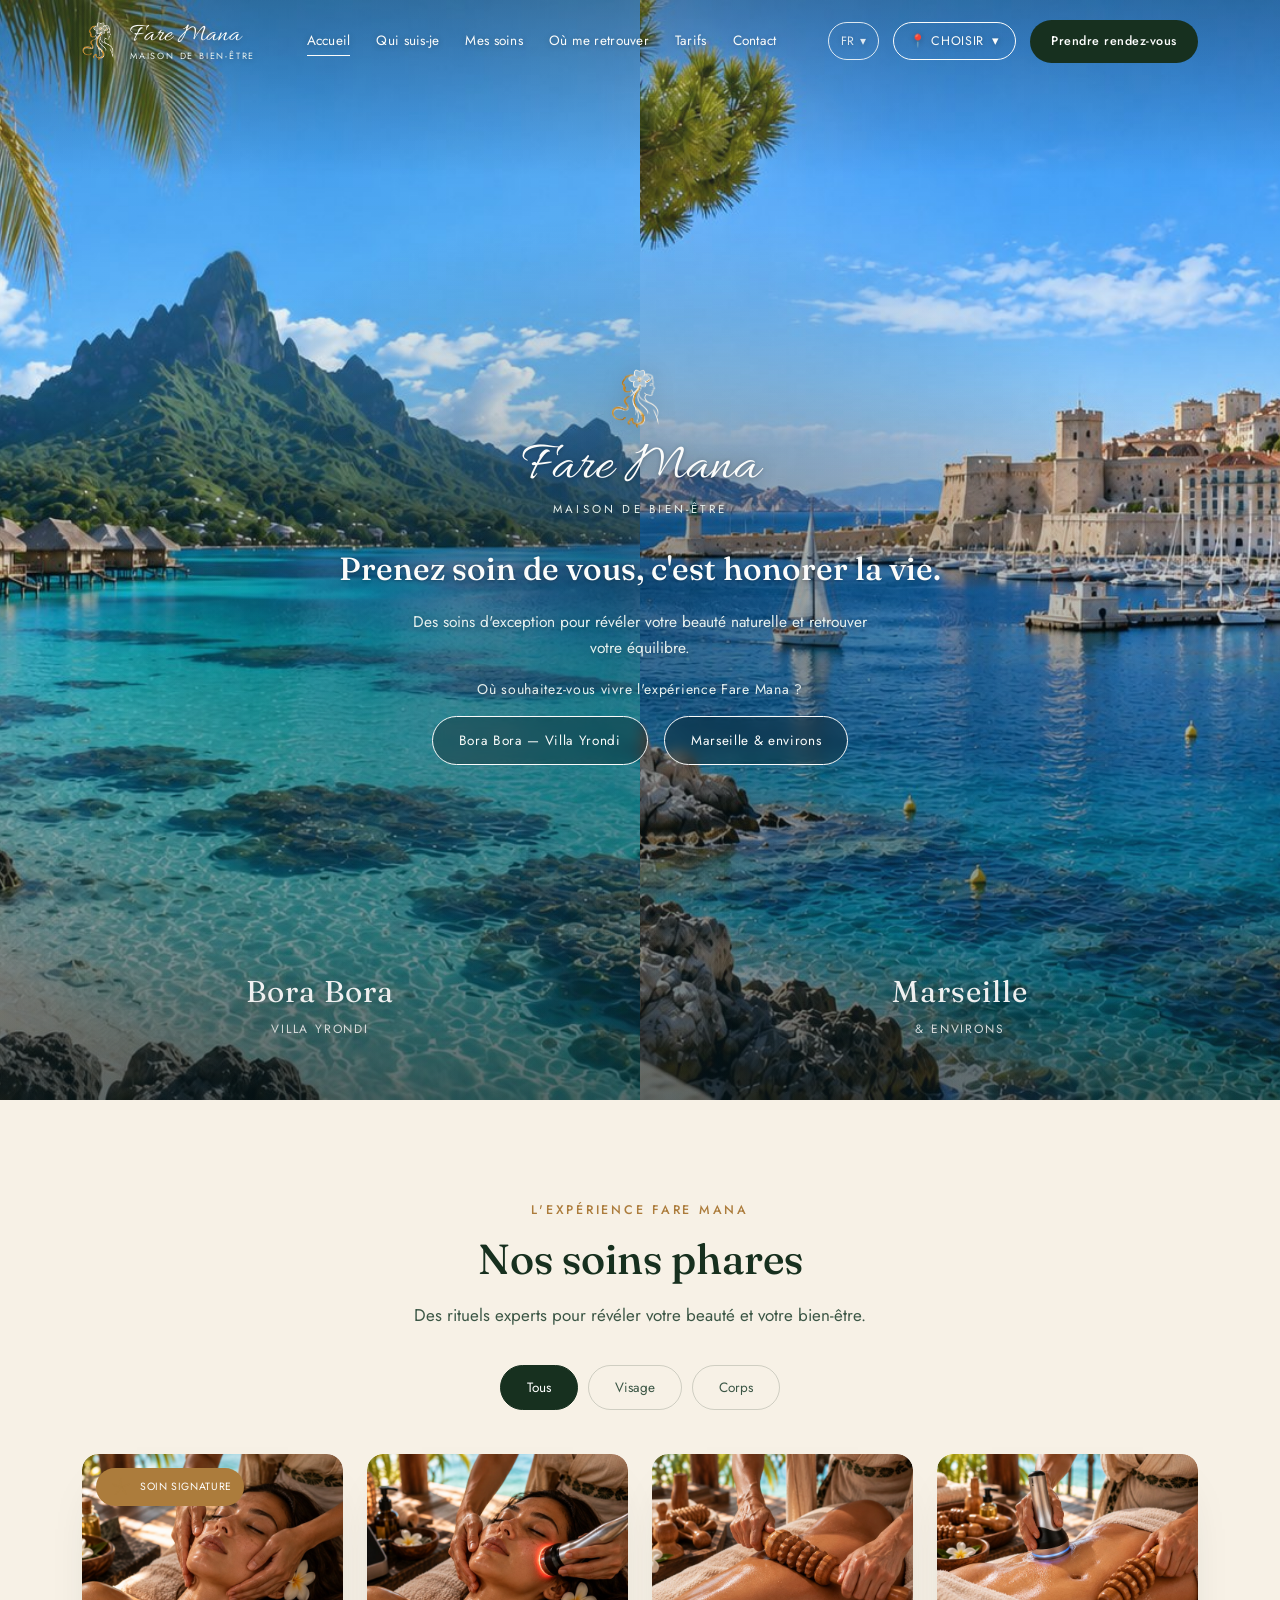
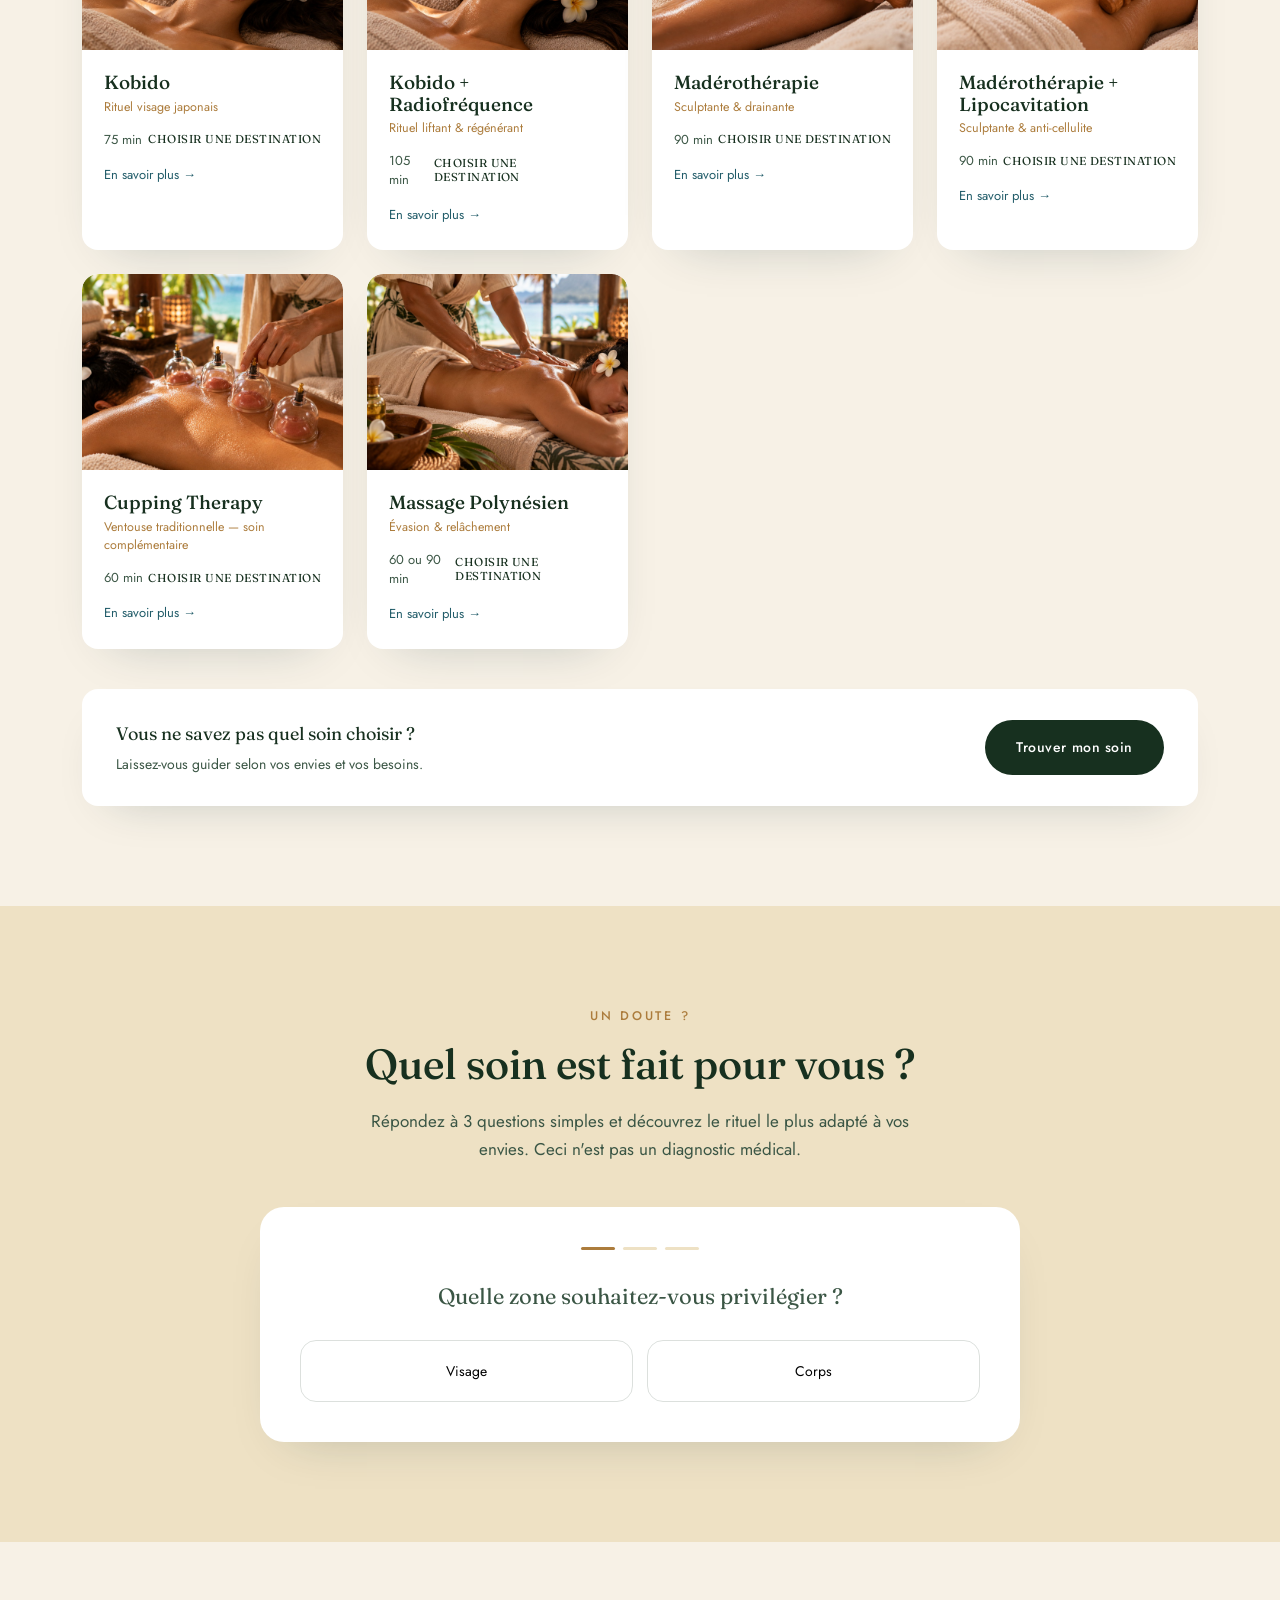
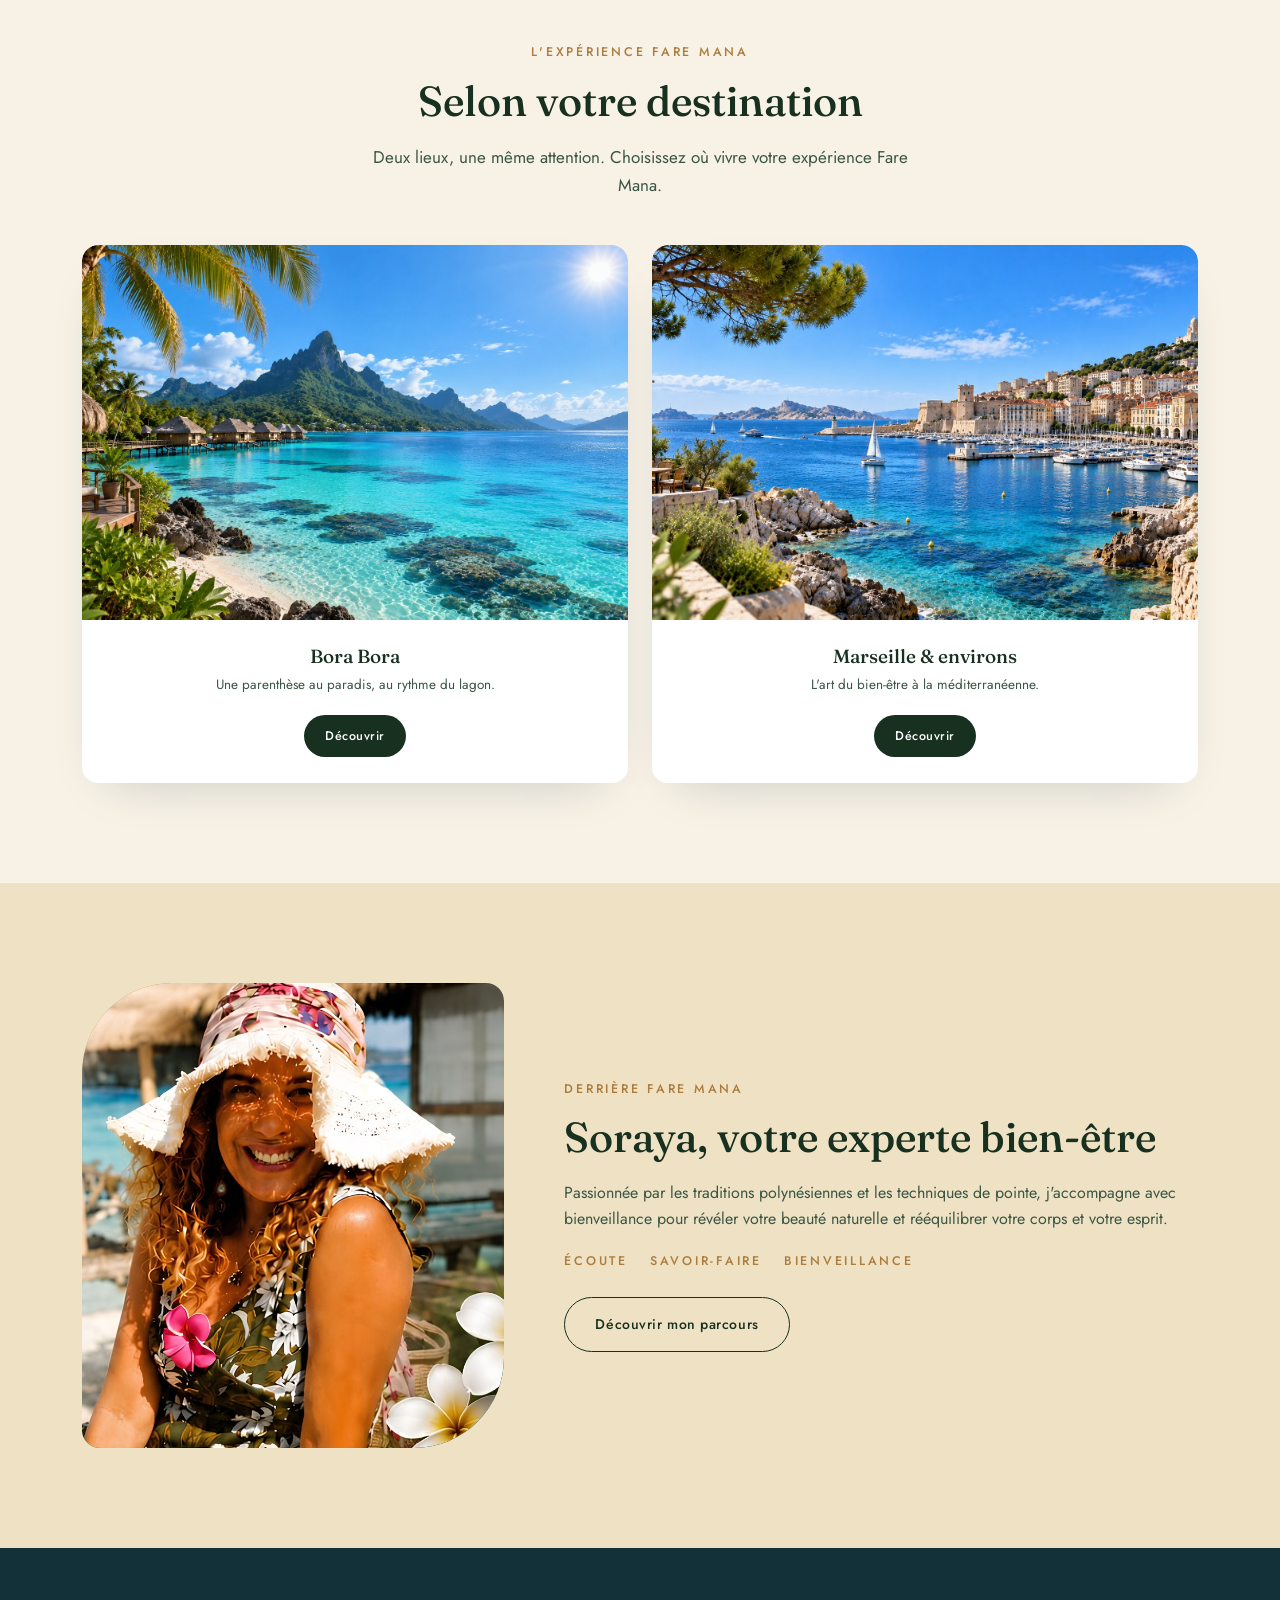
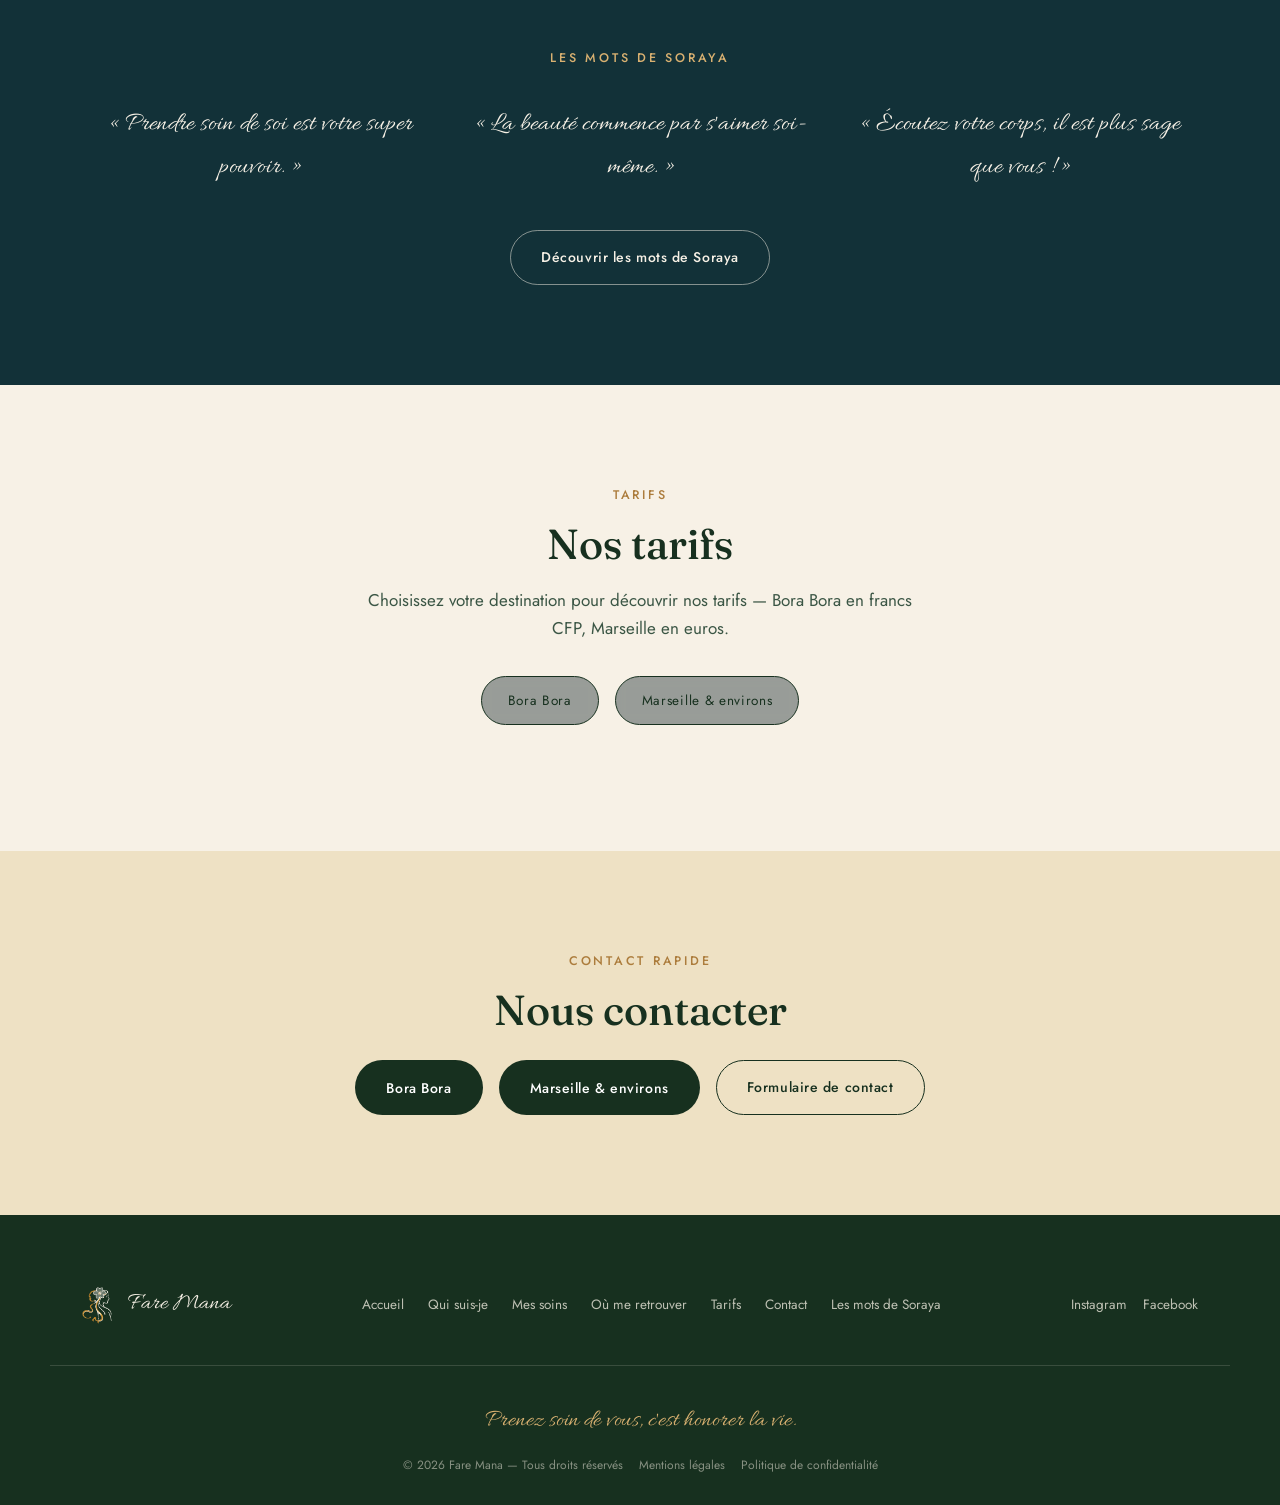
<file: index.html>
<!DOCTYPE html>
<html lang="fr">
<head>
<meta charset="UTF-8">
<meta name="viewport" content="width=device-width, initial-scale=1.0">
<title>Fare Mana — Maison de Bien-Être · Bora Bora &amp; Marseille</title>
<meta name="description" content="Fare Mana, maison de bien-être à Bora Bora et à Marseille. Kobido, Madérothérapie, Cupping Therapy et rituels sur-mesure.">
<meta property="og:title" content="Fare Mana — Maison de Bien-Être">
<meta property="og:description" content="Des soins d'exception pour révéler votre beauté naturelle et retrouver votre équilibre — Bora Bora et Marseille.">
<meta property="og:type" content="website">
<link rel="canonical" href="https://faremana.com/">
<link rel="icon" type="image/x-icon" href="assets/images/brand/favicon.ico">
<link rel="icon" type="image/png" sizes="32x32" href="assets/images/brand/favicon-32x32.png">
<link rel="icon" type="image/png" sizes="16x16" href="assets/images/brand/favicon-16x16.png">
<link rel="apple-touch-icon" sizes="180x180" href="assets/images/brand/apple-touch-icon.png">
<link rel="stylesheet" href="assets/css/styles.css">
</head>
<body data-page="index">

<header class="site-header" id="site-header"></header>

<section class="hero" id="accueil" data-hero-picker>
  <div class="hero-split" aria-hidden="true">
    <div class="hero-panel hero-panel-bora" data-pick-dest="bora">
      <div class="hero-panel-label">
        <p class="place" data-i18n="destLabels.bora">Bora Bora</p>
        <p class="sub" data-i18n="destSubLabel.bora">Villa Yrondi</p>
      </div>
    </div>
    <div class="hero-panel hero-panel-marseille" data-pick-dest="marseille">
      <div class="hero-panel-label">
        <p class="place" data-i18n="destShort.marseille">Marseille</p>
        <p class="sub" data-i18n="common.andSurroundings">&amp; environs</p>
      </div>
    </div>
  </div>
  <div class="hero-scrim" aria-hidden="true"></div>

  <div class="hero-center">
    <img class="hero-brand-mark" src="assets/images/brand/logo-light.png" alt="" aria-hidden="true">
    <h1 class="hero-name" data-i18n="brand.name">Fare Mana</h1>
    <p class="hero-tagline" data-i18n="brand.tagline">Maison de Bien-Être</p>
    <p class="hero-slogan" data-i18n="brand.slogan">Prenez soin de vous, c'est honorer la vie.</p>

    <div class="hero-picker-block">
      <p class="hero-desc" data-i18n="brand.heroIntro">Des soins d'exception pour révéler votre beauté naturelle et retrouver votre équilibre.</p>
      <p class="hero-question" data-i18n="home.heroQuestion">Où souhaitez-vous vivre l'expérience Fare Mana ?</p>
      <div class="hero-picker">
        <button type="button" class="hero-pick-btn" data-pick-dest="bora" data-i18n="destPicker.bora">Bora Bora — Villa Yrondi</button>
        <button type="button" class="hero-pick-btn" data-pick-dest="marseille" data-i18n="destPicker.marseille">Marseille &amp; environs</button>
      </div>
    </div>

    <div class="hero-selected-block">
      <p class="hero-desc" data-i18n="brand.heroIntro">Des soins d'exception pour révéler votre beauté naturelle et retrouver votre équilibre.</p>
      <div class="hero-actions">
        <a href="#" class="btn btn-hero-primary" data-booking-cta target="_blank" rel="noopener" data-i18n="common.bookingCta">Prendre rendez-vous</a>
        <a href="#soins" class="btn btn-hero-ghost" data-i18n="common.discoverSoins">Découvrir les soins</a>
      </div>
      <button type="button" class="hero-change-dest" data-change-dest data-i18n="common.changeDestination">Changer de destination</button>
    </div>
  </div>
</section>

<!-- ============== NOS SOINS PHARES ============== -->
<section id="soins">
  <div class="container">
    <p class="eyebrow center reveal" data-i18n="home.soinsEyebrow">L'expérience Fare Mana</p>
    <h2 class="section-title center reveal" data-i18n="home.soinsTitle">Nos soins phares</h2>
    <p class="section-lead center reveal" data-i18n="home.soinsLead">Des rituels experts pour révéler votre beauté et votre bien-être.</p>

    <div class="service-filters reveal">
      <button type="button" class="filter-btn" data-filter="all" aria-pressed="true" data-i18n="common.filterAll">Tous</button>
      <button type="button" class="filter-btn" data-filter="visage" aria-pressed="false" data-i18n="common.filterFace">Visage</button>
      <button type="button" class="filter-btn" data-filter="corps" aria-pressed="false" data-i18n="common.filterBody">Corps</button>
    </div>

    <div class="grid-4" id="services-grid" data-featured-only></div>

    <div class="card reveal" style="margin-top:40px;padding:30px 34px;display:flex;align-items:center;justify-content:space-between;gap:20px;flex-wrap:wrap;">
      <div>
        <p style="font-family:'Fraunces',serif;font-size:18px;color:var(--ink);margin-bottom:4px;" data-i18n="home.noIdeaTitle">Vous ne savez pas quel soin choisir ?</p>
        <p style="font-size:14px;" data-i18n="home.noIdeaText">Laissez-vous guider selon vos envies et vos besoins.</p>
      </div>
      <a href="#quel-soin" class="btn btn-primary" data-i18n="home.findMySoin">Trouver mon soin</a>
    </div>
  </div>
</section>

<!-- ============== QUEL SOIN EST FAIT POUR VOUS ============== -->
<section class="alt-bg" id="quel-soin">
  <div class="container">
    <p class="eyebrow center reveal" data-i18n="home.quizEyebrow">Un doute ?</p>
    <h2 class="section-title center reveal" data-i18n="home.quizTitle">Quel soin est fait pour vous ?</h2>
    <p class="section-lead center reveal" data-i18n="home.quizLead">Répondez à 3 questions simples et découvrez le rituel le plus adapté à vos envies. Ceci n'est pas un diagnostic médical.</p>
    <div class="quiz reveal" id="soin-quiz" style="margin-top:44px;"></div>
  </div>
</section>

<!-- ============== EXPÉRIENCE LOCALE ============== -->
<section id="experience">
  <div class="container">

    <div class="dest-teaser">
      <p class="eyebrow center reveal" data-i18n="home.experienceEyebrow">L'expérience Fare Mana</p>
      <h2 class="section-title center reveal" data-i18n="home.experienceTitle">Selon votre destination</h2>
      <p class="section-lead center reveal" data-i18n="home.experienceLead">Deux lieux, une même attention. Choisissez où vivre votre expérience Fare Mana.</p>
      <div class="grid-2 reveal" style="margin-top:46px;">
        <article class="card teaser-card" data-pick-dest="bora">
          <div class="img-placeholder"><img src="assets/images/hero/hero-bora-day.jpg" alt="Bora Bora" loading="lazy"></div>
          <div style="padding:26px;text-align:center;">
            <h3 style="font-size:19px;margin-bottom:6px;" data-i18n="destLabels.bora">Bora Bora</h3>
            <p style="font-size:13.5px;margin-bottom:18px;" data-i18n="home.boraTeaserText">Une parenthèse au paradis, au rythme du lagon.</p>
            <span class="btn btn-primary btn-sm" data-i18n="home.discover">Découvrir</span>
          </div>
        </article>
        <article class="card teaser-card" data-pick-dest="marseille">
          <div class="img-placeholder"><img src="assets/images/hero/hero-marseille-day.jpg" alt="Marseille et son Vieux-Port" loading="lazy"></div>
          <div style="padding:26px;text-align:center;">
            <h3 style="font-size:19px;margin-bottom:6px;" data-i18n="destLabels.marseille">Marseille &amp; environs</h3>
            <p style="font-size:13.5px;margin-bottom:18px;" data-i18n="home.marseilleTeaserText">L'art du bien-être à la méditerranéenne.</p>
            <span class="btn btn-primary btn-sm" data-i18n="home.discover">Découvrir</span>
          </div>
        </article>
      </div>
    </div>

    <div class="dest-detail" style="display:grid;grid-template-columns:.55fr .45fr;gap:60px;align-items:center;">
      <div class="reveal">
        <p class="eyebrow" data-dest-label></p>
        <h2 class="section-title" data-dest-experience-title></h2>
        <p class="section-lead" data-dest-experience-intro style="margin:0 0 8px;"></p>
        <div class="grid-3" id="experience-features" style="margin-top:36px;"></div>
        <p style="margin-top:34px;">
          <a href="ou-me-retrouver.html" class="btn btn-ghost" data-i18n="home.discoverFindUs">Découvrir où me retrouver</a>
        </p>
      </div>
      <div class="reveal img-placeholder" id="experience-photo" style="aspect-ratio:4/5;border-radius:90px 18px 90px 18px;"></div>
    </div>

  </div>
</section>

<!-- ============== SORAYA ============== -->
<section class="alt-bg" id="soraya">
  <div class="container soraya-section-grid">
    <div class="reveal img-placeholder soraya-photo-mount" style="aspect-ratio:1/1.1;border-radius:90px 18px 90px 18px;">
      <span class="visually-hidden">Photo de Soraya</span>
      <img class="soraya-photo-img" alt="Soraya, créatrice de Fare Mana" style="display:none;">
      <svg class="flower" viewBox="0 0 100 100" fill="none" stroke-width="2.4" stroke-linecap="round" style="width:30%;height:30%;">
        <g transform="translate(50,50)"><path d="M0,0 C -5,-15 -4,-28 0,-38 C 4,-28 5,-15 0,0 Z" transform="rotate(0)"/><path d="M0,0 C -5,-15 -4,-28 0,-38 C 4,-28 5,-15 0,0 Z" transform="rotate(72)"/><path d="M0,0 C -5,-15 -4,-28 0,-38 C 4,-28 5,-15 0,0 Z" transform="rotate(144)"/><path d="M0,0 C -5,-15 -4,-28 0,-38 C 4,-28 5,-15 0,0 Z" transform="rotate(216)"/><path d="M0,0 C -5,-15 -4,-28 0,-38 C 4,-28 5,-15 0,0 Z" transform="rotate(288)"/><circle r="4.5" fill="currentColor" stroke="none"/></g>
      </svg>
      <span class="img-placeholder-tag" data-i18n="common.photoComingSoon">Photo à venir</span>
    </div>
    <div class="reveal">
      <p class="eyebrow" data-i18n="home.sorayaEyebrow">Derrière Fare Mana</p>
      <h2 class="section-title" data-i18n="home.sorayaTitle">Soraya, votre experte bien-être</h2>
      <p style="margin-bottom:18px;" data-i18n="about.lead">Passionnée par les traditions polynésiennes et les techniques de pointe, j'accompagne avec bienveillance pour révéler votre beauté naturelle et rééquilibrer votre corps et votre esprit.</p>
      <div style="display:flex;gap:22px;margin-bottom:26px;flex-wrap:wrap;">
        <span class="eyebrow" style="margin:0;" data-i18n="about.values.ecoute">Écoute</span>
        <span class="eyebrow" style="margin:0;" data-i18n="about.values.savoirFaire">Savoir-faire</span>
        <span class="eyebrow" style="margin:0;" data-i18n="about.values.bienveillance">Bienveillance</span>
      </div>
      <a href="qui-suis-je.html" class="btn btn-ghost" data-i18n="home.discoverJourney">Découvrir mon parcours</a>
    </div>
  </div>
</section>

<!-- ============== LES MOTS DE SORAYA (aperçu) ============== -->
<section class="dark-band" id="mots">
  <div class="container center">
    <p class="eyebrow eyebrow-light reveal" style="color:var(--gold-light);" data-i18n="home.motsEyebrow">Les mots de Soraya</p>
    <div class="grid-3 reveal" style="margin:36px 0 40px;">
      <p class="script" style="font-size:26px;" data-i18n="quotes.q0">« Prendre soin de soi est votre super pouvoir. »</p>
      <p class="script" style="font-size:26px;" data-i18n="quotes.q1">« La beauté commence par s'aimer soi-même. »</p>
      <p class="script" style="font-size:26px;" data-i18n="quotes.q2">« Écoutez votre corps, il est plus sage que vous ! »</p>
    </div>
    <a href="les-mots-de-soraya.html" class="btn btn-outline-light" style="border-color:rgba(247,241,230,.5);color:var(--cream);" data-i18n="home.motsButton">Découvrir les mots de Soraya</a>
  </div>
</section>

<!-- ============== APERÇU TARIFS ============== -->
<section>
  <div class="container">
    <p class="eyebrow center reveal" data-i18n="home.tarifsEyebrow">Tarifs</p>
    <h2 class="section-title center reveal" data-dest-label data-i18n="home.tarifsTitle">Nos tarifs</h2>
    <p class="section-lead center reveal" data-dest-currency-note data-i18n="home.tarifsChoosePrompt">Choisissez votre destination pour découvrir nos tarifs — Bora Bora en francs CFP, Marseille en euros.</p>

    <div class="dest-teaser reveal center" style="margin-top:34px;">
      <div class="hero-picker" style="justify-content:center;">
        <button type="button" class="hero-pick-btn" data-pick-dest="bora" style="color:var(--ink);border-color:var(--ink);" data-i18n="destLabels.bora">Bora Bora</button>
        <button type="button" class="hero-pick-btn" data-pick-dest="marseille" style="color:var(--ink);border-color:var(--ink);" data-i18n="destLabels.marseille">Marseille &amp; environs</button>
      </div>
    </div>

    <div class="dest-detail">
      <div class="grid-4 reveal" style="margin-top:44px;">
        <div class="card" style="padding:26px;text-align:center;">
          <p style="font-family:'Fraunces',serif;font-size:17px;margin-bottom:6px;" data-i18n="services.kobido.name">Kobido</p>
          <p class="eyebrow" style="margin:0 0 10px;" data-dest-price="kobido"></p>
          <p style="font-size:12.5px;">75 min</p>
        </div>
        <div class="card" style="padding:26px;text-align:center;">
          <p style="font-family:'Fraunces',serif;font-size:17px;margin-bottom:6px;" data-i18n="services.maderotherapie.name">Madérothérapie</p>
          <p class="eyebrow" style="margin:0 0 10px;" data-dest-price="maderotherapie"></p>
          <p style="font-size:12.5px;">90 min</p>
        </div>
        <div class="card" style="padding:26px;text-align:center;">
          <p style="font-family:'Fraunces',serif;font-size:17px;margin-bottom:6px;" data-i18n="services.ventre-plat.name">Ventre plat &amp; taille fine</p>
          <p class="eyebrow" style="margin:0 0 10px;" data-dest-price="ventre-plat"></p>
          <p style="font-size:12.5px;">45 min</p>
        </div>
        <div class="card" style="padding:26px;text-align:center;">
          <p style="font-family:'Fraunces',serif;font-size:17px;margin-bottom:6px;" data-i18n="services.cupping.name">Cupping Therapy</p>
          <p class="eyebrow" style="margin:0 0 10px;" data-dest-price="cupping"></p>
          <p style="font-size:12.5px;">60 min</p>
        </div>
      </div>
      <p class="center reveal" style="margin-top:36px;"><a href="tarifs.html" class="btn btn-ghost" data-i18n="common.seeAllPrices">Voir tous les tarifs</a></p>
    </div>
  </div>
</section>

<!-- ============== CONTACT RAPIDE ============== -->
<section class="alt-bg">
  <div class="container center reveal">
    <p class="eyebrow" data-i18n="home.contactEyebrow">Contact rapide</p>
    <h2 class="section-title" data-dest-label style="margin-bottom:26px;" data-i18n="home.contactTitle">Nous contacter</h2>
    <div class="dest-teaser" style="display:flex;gap:16px;justify-content:center;flex-wrap:wrap;">
      <button type="button" class="btn btn-primary" data-pick-dest="bora" data-i18n="destLabels.bora">Bora Bora</button>
      <button type="button" class="btn btn-primary" data-pick-dest="marseille" data-i18n="destLabels.marseille">Marseille &amp; environs</button>
      <a href="contact.html" class="btn btn-ghost" data-i18n="home.contactForm">Formulaire de contact</a>
    </div>
    <div class="dest-detail" style="display:flex;gap:16px;justify-content:center;flex-wrap:wrap;">
      <a href="#" class="btn btn-primary" data-dest-phone data-i18n="home.callBtn">Appeler</a>
      <a href="contact.html" class="btn btn-ghost" data-i18n="home.contactForm">Formulaire de contact</a>
    </div>
  </div>
</section>

<footer class="site-footer" id="site-footer"></footer>

<!-- ============== MODALE SOIN ============== -->
<div class="modal-overlay" id="service-modal" role="dialog" aria-modal="true" aria-labelledby="modal-title" aria-hidden="true">
  <div class="modal"></div>
</div>

<script src="assets/js/data.js"></script>
<script src="assets/js/i18n.js"></script>
<script src="assets/js/site.js" defer></script>
</body>
</html>
</file>
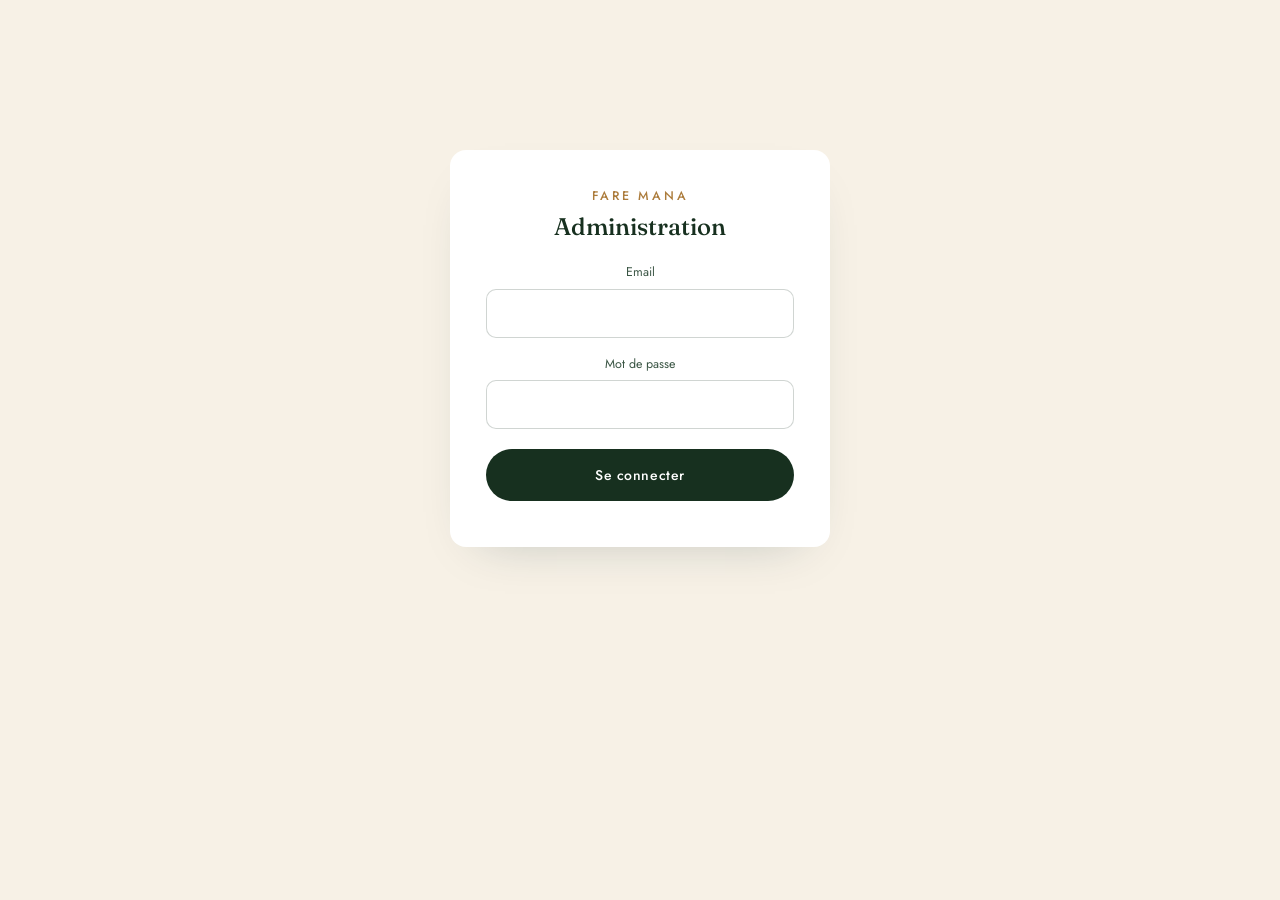
<file: admin.html>
<!DOCTYPE html>
<html lang="fr">
<head>
<meta charset="UTF-8">
<meta name="viewport" content="width=device-width, initial-scale=1.0">
<title>Administration — Fare Mana</title>
<meta name="robots" content="noindex, nofollow">
<link rel="icon" type="image/x-icon" href="assets/images/brand/favicon.ico">
<link rel="icon" type="image/png" sizes="32x32" href="assets/images/brand/favicon-32x32.png">
<link rel="icon" type="image/png" sizes="16x16" href="assets/images/brand/favicon-16x16.png">
<link rel="apple-touch-icon" sizes="180x180" href="assets/images/brand/apple-touch-icon.png">
<link rel="stylesheet" href="assets/css/styles.css">
<style>
  /* Styles propres à cette page privée uniquement — n'affecte aucune
     autre page du site. */
  body{background:var(--cream);min-height:100vh;}
  .admin-wrap{max-width:720px;margin:0 auto;padding:70px 24px 100px;}
  .admin-login{max-width:380px;margin:80px auto;padding:36px;text-align:center;}
  .admin-review-card{padding:24px 26px;margin-bottom:18px;}
  .admin-review-top{display:flex;justify-content:space-between;align-items:flex-start;gap:16px;flex-wrap:wrap;}
  .admin-review-meta{font-size:12.5px;color:var(--ink-soft);margin-top:4px;}
  .admin-empty{text-align:center;padding:60px 20px;color:var(--ink-soft);}
  .admin-topbar{display:flex;justify-content:space-between;align-items:center;margin-bottom:34px;}
</style>
</head>
<body>

<div id="admin-login-view" class="admin-wrap">
  <div class="card admin-login">
    <p class="eyebrow" style="margin-bottom:6px;">Fare Mana</p>
    <h1 class="section-title" style="font-size:24px;margin-bottom:22px;">Administration</h1>
    <form id="admin-login-form" novalidate>
      <div class="field" style="margin-bottom:16px;">
        <label for="admin-email">Email</label>
        <input type="email" id="admin-email" required autocomplete="username">
      </div>
      <div class="field" style="margin-bottom:20px;">
        <label for="admin-password">Mot de passe</label>
        <input type="password" id="admin-password" required autocomplete="current-password">
      </div>
      <button type="submit" class="btn btn-primary" style="width:100%;justify-content:center;">Se connecter</button>
      <p class="form-note" id="admin-login-status"></p>
    </form>
  </div>
</div>

<div id="admin-main-view" class="admin-wrap" style="display:none;">
  <div class="admin-topbar">
    <div>
      <p class="eyebrow" style="margin-bottom:2px;">Fare Mana — Administration</p>
      <h1 class="section-title" style="font-size:24px;">Avis publiés</h1>
    </div>
    <button type="button" class="btn btn-ghost btn-sm" id="admin-logout">Se déconnecter</button>
  </div>
  <div id="admin-reviews-list"></div>
</div>

<script src="assets/js/data.js"></script>
<script>
(function () {
  "use strict";
  const DATA = window.FareManaData;
  const SB_URL = DATA.supabase.url;
  const SB_KEY = DATA.supabase.anonKey;
  const configured = SB_URL && SB_KEY && SB_URL !== "SUPABASE_URL_TODO" && SB_KEY !== "SUPABASE_ANON_KEY_TODO";
  const TOKEN_KEY = "fareManaAdminToken";

  const loginView = document.getElementById("admin-login-view");
  const mainView = document.getElementById("admin-main-view");
  const loginForm = document.getElementById("admin-login-form");
  const loginStatus = document.getElementById("admin-login-status");
  const listEl = document.getElementById("admin-reviews-list");

  if (!configured) {
    loginForm.querySelector("button").disabled = true;
    loginStatus.style.color = "var(--danger)";
    loginStatus.textContent = "Supabase n'est pas encore configuré (voir SUPABASE-SETUP.md). Cet espace ne peut pas fonctionner tant que le projet n'est pas relié.";
    return;
  }

  function getToken() {
    try { return JSON.parse(sessionStorage.getItem(TOKEN_KEY) || "null"); } catch (e) { return null; }
  }
  function setToken(session) {
    try { sessionStorage.setItem(TOKEN_KEY, JSON.stringify(session)); } catch (e) { /* ignore */ }
  }
  function clearToken() {
    try { sessionStorage.removeItem(TOKEN_KEY); } catch (e) { /* ignore */ }
  }

  function showMain() { loginView.style.display = "none"; mainView.style.display = ""; loadReviews(); }
  function showLogin() { mainView.style.display = "none"; loginView.style.display = ""; }

  loginForm.addEventListener("submit", (e) => {
    e.preventDefault();
    const email = document.getElementById("admin-email").value;
    const password = document.getElementById("admin-password").value;
    loginStatus.style.color = "var(--ink-soft)";
    loginStatus.textContent = "Connexion…";
    // Authentification RÉELLE via l'API Supabase Auth (aucun mot de passe
    // stocké ou vérifié côté JavaScript) : c'est Supabase qui valide les
    // identifiants et renvoie un jeton de session en cas de succès.
    fetch(`${SB_URL}/auth/v1/token?grant_type=password`, {
      method: "POST",
      headers: { apikey: SB_KEY, "Content-Type": "application/json" },
      body: JSON.stringify({ email, password }),
    })
      .then((res) => res.json().then((data) => ({ ok: res.ok, data })))
      .then(({ ok, data }) => {
        if (!ok || !data.access_token) throw new Error(data.error_description || "auth failed");
        setToken(data);
        loginStatus.textContent = "";
        showMain();
      })
      .catch(() => {
        loginStatus.style.color = "var(--danger)";
        loginStatus.textContent = "Identifiants incorrects, ou compte non configuré.";
      });
  });

  document.getElementById("admin-logout").addEventListener("click", () => {
    clearToken();
    showLogin();
  });

  function loadReviews() {
    const session = getToken();
    if (!session) { showLogin(); return; }
    listEl.innerHTML = '<p class="admin-empty">Chargement…</p>';
    fetch(`${SB_URL}/rest/v1/reviews?select=*&order=created_at.desc`, {
      headers: { apikey: SB_KEY, Authorization: `Bearer ${session.access_token}` },
    })
      .then((res) => {
        if (res.status === 401) { clearToken(); showLogin(); throw new Error("unauthorized"); }
        return res.json();
      })
      .then((reviews) => {
        if (!reviews.length) { listEl.innerHTML = '<p class="admin-empty">Aucun avis pour le moment.</p>'; return; }
        listEl.innerHTML = reviews.map((r) => `
          <div class="card admin-review-card" data-review-id="${r.id}">
            <div class="admin-review-top">
              <div>
                <div style="color:var(--gold);letter-spacing:2px;">${"★".repeat(r.rating)}${"☆".repeat(5 - r.rating)}</div>
                <p style="margin:8px 0;">“${escapeHtml(r.review_text)}”</p>
                <p class="admin-review-meta">${escapeHtml(r.first_name)} — ${r.destination === "bora" ? "Bora Bora" : "Marseille & environs"}${r.treatment ? " · " + escapeHtml(r.treatment) : ""}</p>
                <p class="admin-review-meta">Reçu le ${new Date(r.created_at).toLocaleDateString("fr-FR")} · e-mail privé : ${escapeHtml(r.email_private)}</p>
              </div>
              <button type="button" class="btn btn-ghost btn-sm" data-delete-review="${r.id}">Supprimer</button>
            </div>
          </div>`).join("");
        listEl.querySelectorAll("[data-delete-review]").forEach((btn) => {
          btn.addEventListener("click", () => deleteReview(btn.getAttribute("data-delete-review")));
        });
      });
  }

  function deleteReview(id) {
    if (!confirm("Supprimer définitivement cet avis du site ?")) return;
    const session = getToken();
    fetch(`${SB_URL}/rest/v1/reviews?id=eq.${id}`, {
      method: "DELETE",
      headers: { apikey: SB_KEY, Authorization: `Bearer ${session.access_token}` },
    }).then((res) => {
      if (res.ok) {
        const card = listEl.querySelector(`[data-review-id="${id}"]`);
        if (card) card.remove();
      } else {
        alert("La suppression a échoué. Réessayez.");
      }
    });
  }

  function escapeHtml(str) {
    const div = document.createElement("div");
    div.textContent = str == null ? "" : String(str);
    return div.innerHTML;
  }

  if (getToken()) showMain(); else showLogin();
})();
</script>
</body>
</html>
</file>
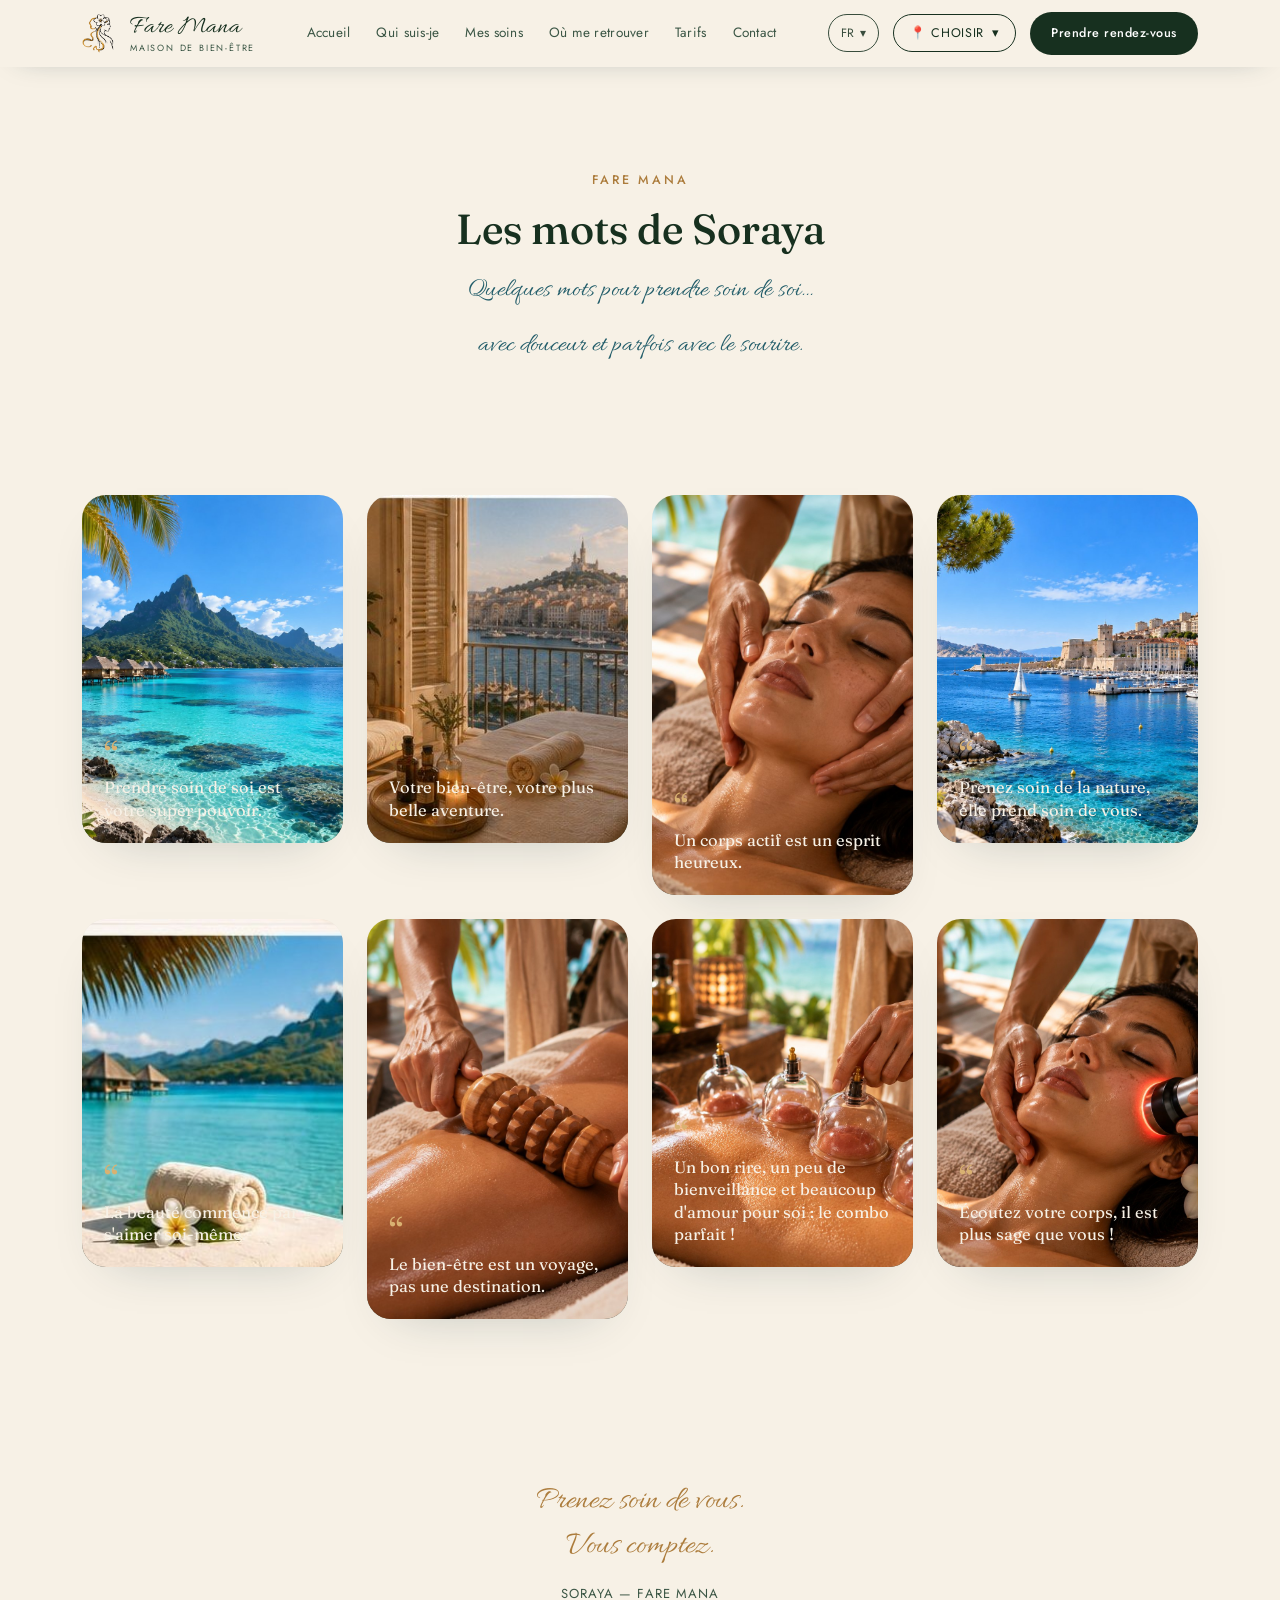
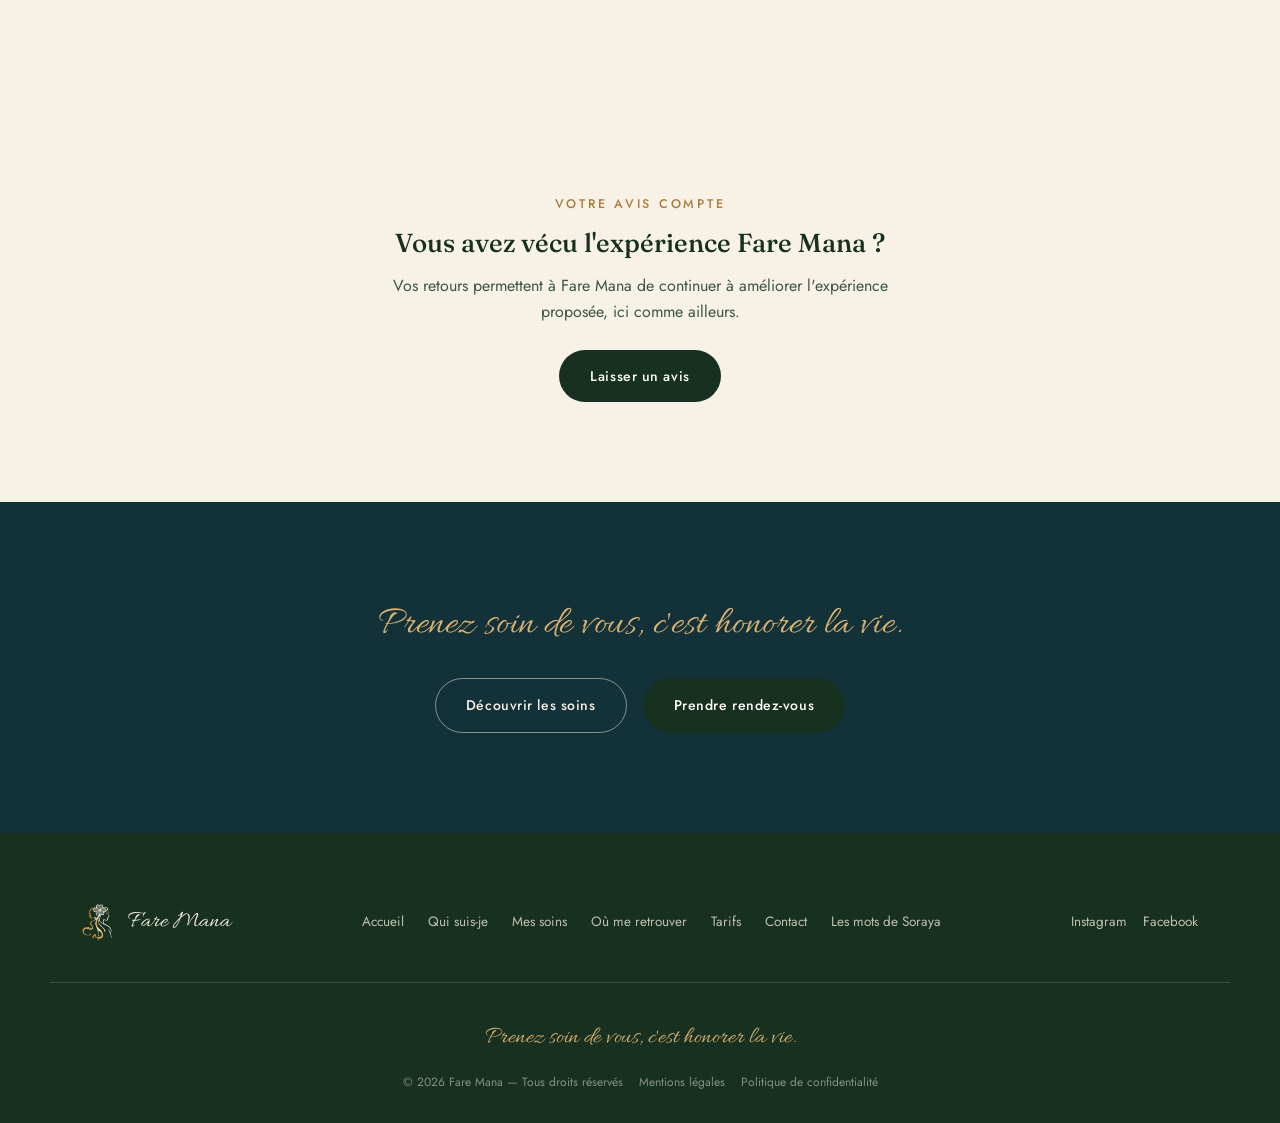
<file: les-mots-de-soraya.html>
<!DOCTYPE html>
<html lang="fr">
<head>
<meta charset="UTF-8">
<meta name="viewport" content="width=device-width, initial-scale=1.0">
<title>Les mots de Soraya — Fare Mana</title>
<meta name="description" content="Quelques mots de Soraya pour prendre soin de soi, et les expériences vécues par celles qui ont choisi Fare Mana.">
<meta property="og:title" content="Les mots de Soraya — Fare Mana">
<meta property="og:description" content="Une facette plus personnelle de Soraya et de Fare Mana, et les avis de celles qui ont vécu l'expérience.">
<meta property="og:type" content="website">
<link rel="canonical" href="https://faremana.com/les-mots-de-soraya.html">
<link rel="icon" type="image/x-icon" href="assets/images/brand/favicon.ico">
<link rel="icon" type="image/png" sizes="32x32" href="assets/images/brand/favicon-32x32.png">
<link rel="icon" type="image/png" sizes="16x16" href="assets/images/brand/favicon-16x16.png">
<link rel="apple-touch-icon" sizes="180x180" href="assets/images/brand/apple-touch-icon.png">
<link rel="stylesheet" href="assets/css/styles.css">
</head>
<body data-page="les-mots-de-soraya">

<header class="site-header" id="site-header"></header>

<!-- ============== LES MOTS DE SORAYA ============== -->
<section class="mots-hero">
  <div class="container">
    <p class="eyebrow center reveal" data-i18n="motsPage.eyebrow">Fare Mana</p>
    <h1 class="section-title center reveal" data-i18n="motsPage.title">Les mots de Soraya</h1>
    <p class="script reveal" data-i18n="motsPage.tagline1">Quelques mots pour prendre soin de soi…</p>
    <p class="script reveal" data-i18n="motsPage.tagline2">avec douceur et parfois avec le sourire.</p>
  </div>
</section>

<section>
  <div class="container">
    <div class="quotes-grid" id="quotes-grid"></div>
  </div>
</section>

<section class="mots-signoff">
  <div class="container reveal">
    <p class="script" data-i18n="motsPage.signOff1">Prenez soin de vous.</p>
    <p class="script" data-i18n="motsPage.signOff2">Vous comptez.</p>
    <p class="author" data-i18n="motsPage.signOffAuthor">Soraya — Fare Mana</p>
  </div>
</section>

<!-- ============== AVIS CLIENTS ==============
     Section entièrement conditionnelle : masquée automatiquement par
     site.js (renderApprovedReviews) tant qu'aucun avis n'a été
     explicitement approuvé dans DATA.reviewsApproved. Aucun faux avis
     ne peut jamais s'y afficher. -->
<section class="alt-bg" data-reviews-section style="display:none;">
  <div class="container">
    <p class="eyebrow center reveal" data-i18n="motsPage.reviewsEyebrow">De vraies expériences</p>
    <h2 class="section-title center reveal" data-i18n="motsPage.reviewsTitle">Elles ont vécu l'expérience Fare Mana</h2>

    <div class="testimonial-filters reveal">
      <button type="button" class="filter-btn" data-testimonial-filter="all" aria-pressed="true" data-i18n="motsPage.filterAll">Tous les avis</button>
      <button type="button" class="filter-btn" data-testimonial-filter="bora" aria-pressed="false" data-i18n="destLabels.bora">Bora Bora</button>
      <button type="button" class="filter-btn" data-testimonial-filter="marseille" aria-pressed="false" data-i18n="destLabels.marseille">Marseille &amp; environs</button>
    </div>

    <div class="testimonial-grid" data-reviews-grid></div>
  </div>
</section>

<!-- ============== VOTRE AVIS COMPTE ============== -->
<section>
  <div class="container center reveal" style="max-width:560px;">
    <p class="eyebrow" data-i18n="motsPage.reviewInviteTitle">Votre avis compte</p>
    <h2 class="section-title" style="font-size:26px;margin-bottom:14px;" data-i18n="motsPage.reviewInviteTitleLg">Vous avez vécu l'expérience Fare Mana ?</h2>
    <p style="margin-bottom:24px;" data-i18n="motsPage.reviewInviteText">Vos retours permettent à Fare Mana de continuer à améliorer l'expérience proposée, ici comme ailleurs.</p>
    <button type="button" class="btn btn-primary" data-open-review-modal data-i18n="motsPage.leaveReview">Laisser un avis</button>
  </div>
</section>

<!-- ============== CTA FINAL ============== -->
<section class="dark-band">
  <div class="container center reveal">
    <h2 class="script" style="color:var(--gold-light);font-size:clamp(28px,4vw,40px);margin-bottom:30px;" data-i18n="about.ctaTitle">Prenez soin de vous, c'est honorer la vie.</h2>
    <div style="display:flex;gap:16px;justify-content:center;flex-wrap:wrap;">
      <a href="mes-soins.html" class="btn btn-outline-light" style="border-color:rgba(247,241,230,.5);color:var(--cream);" data-i18n="common.discoverSoins">Découvrir les soins</a>
      <a href="#" class="btn btn-primary" data-booking-cta target="_blank" rel="noopener" data-i18n="common.bookingCta">Prendre rendez-vous</a>
    </div>
  </div>
</section>

<footer class="site-footer" id="site-footer"></footer>

<script src="assets/js/data.js"></script>
<script src="assets/js/i18n.js"></script>
<script src="assets/js/site.js" defer></script>
</body>
</html>
</file>
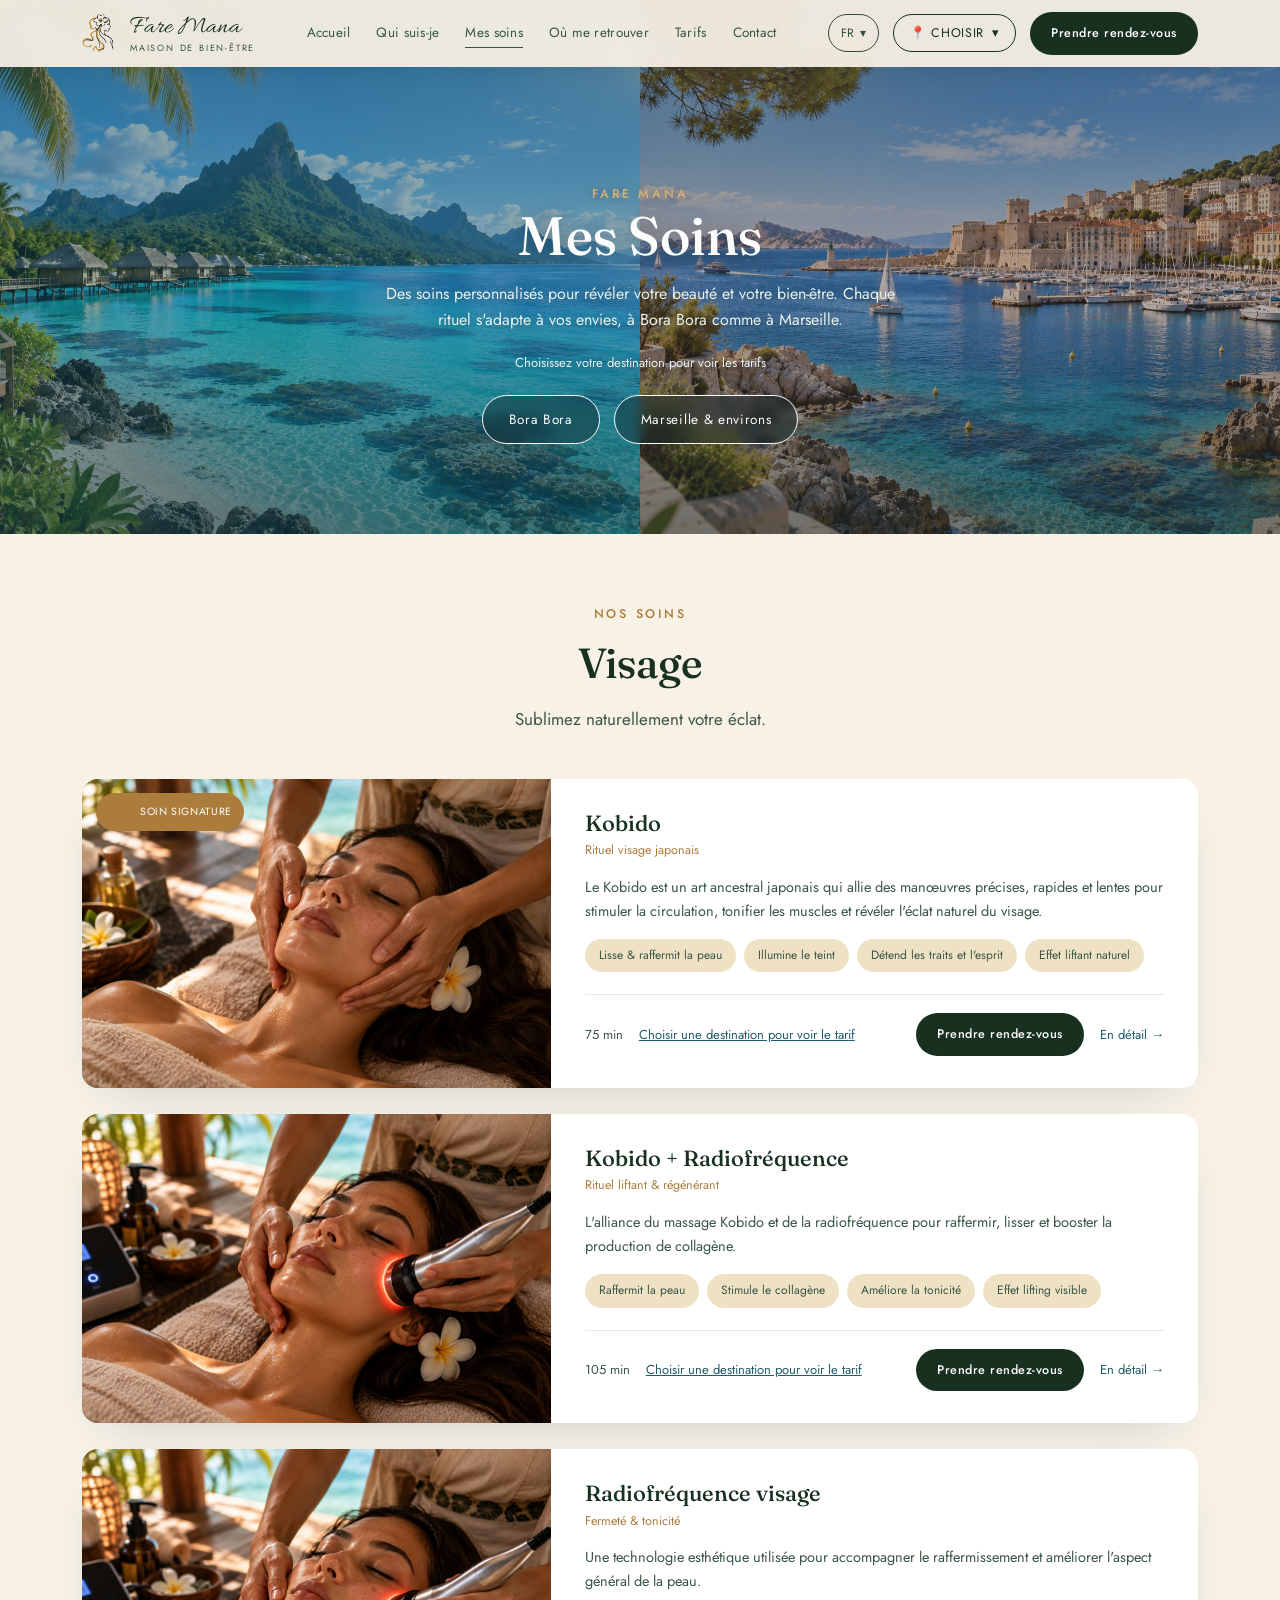
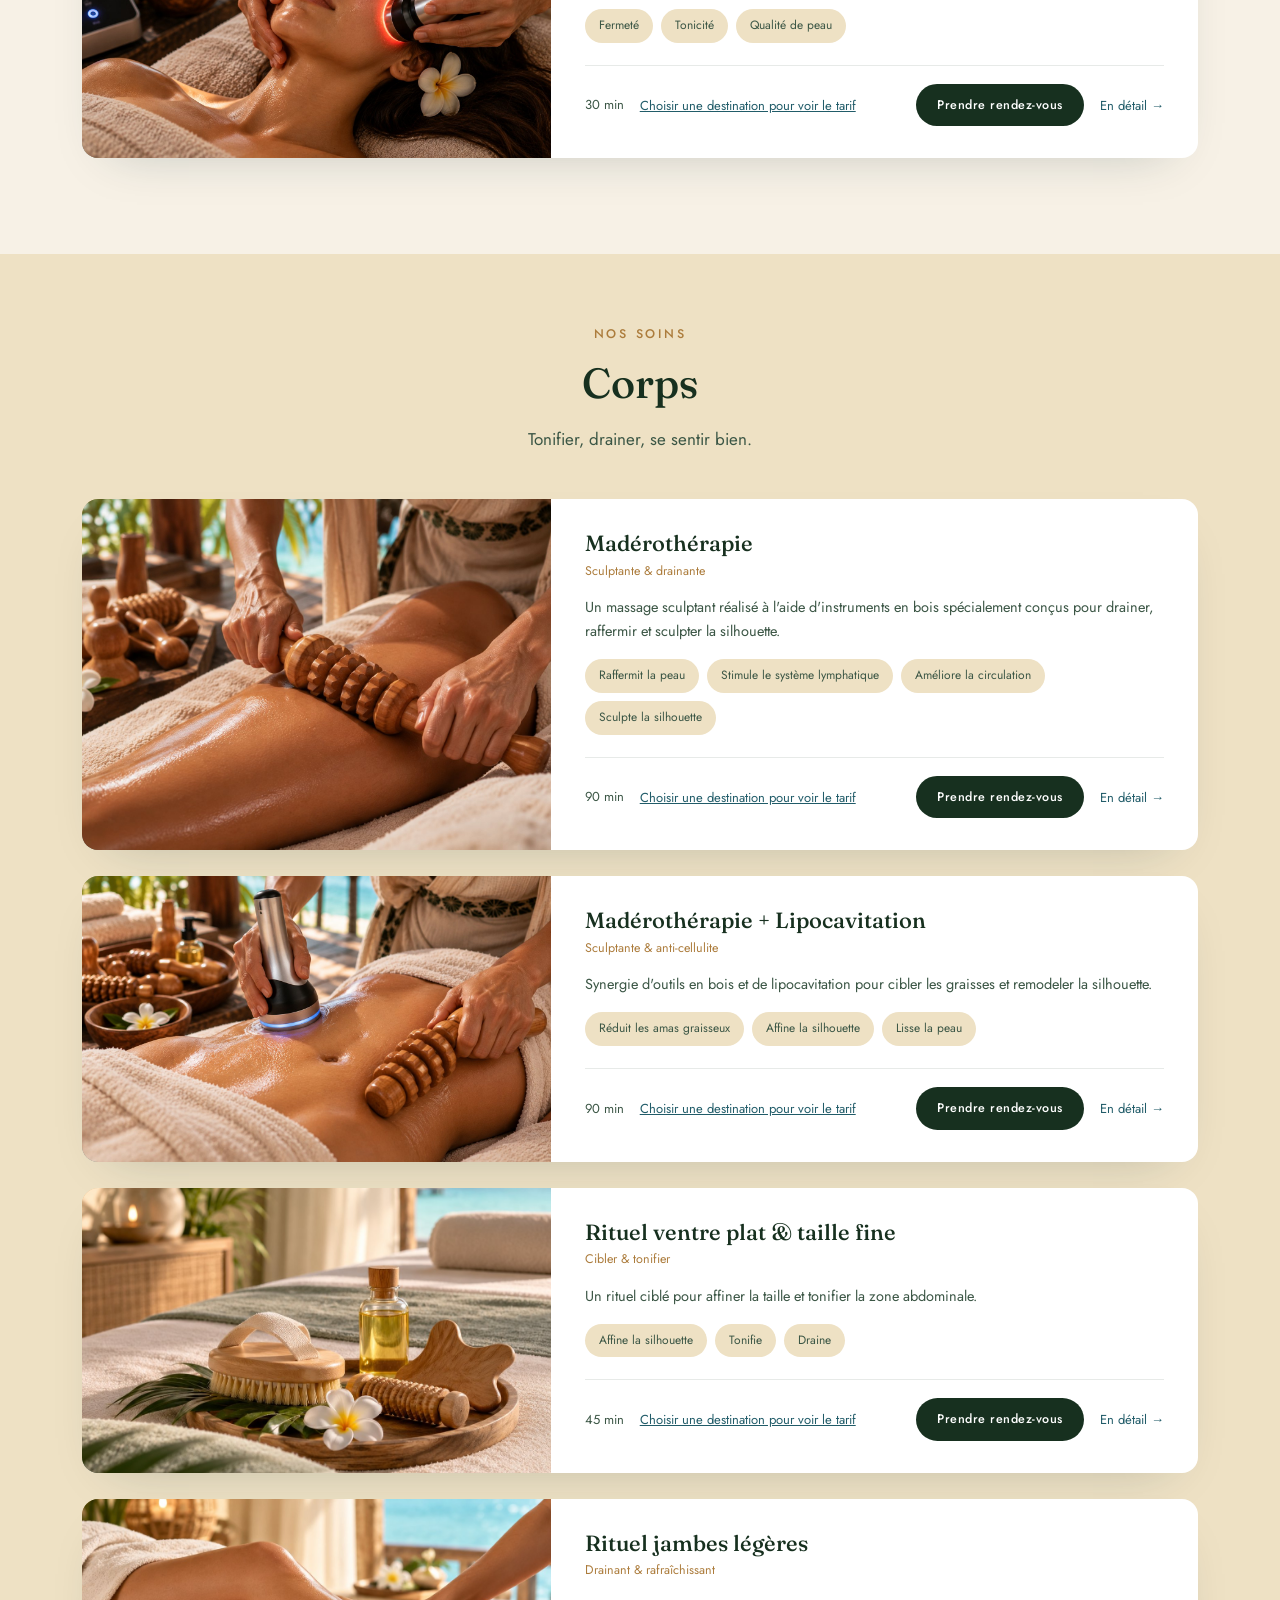
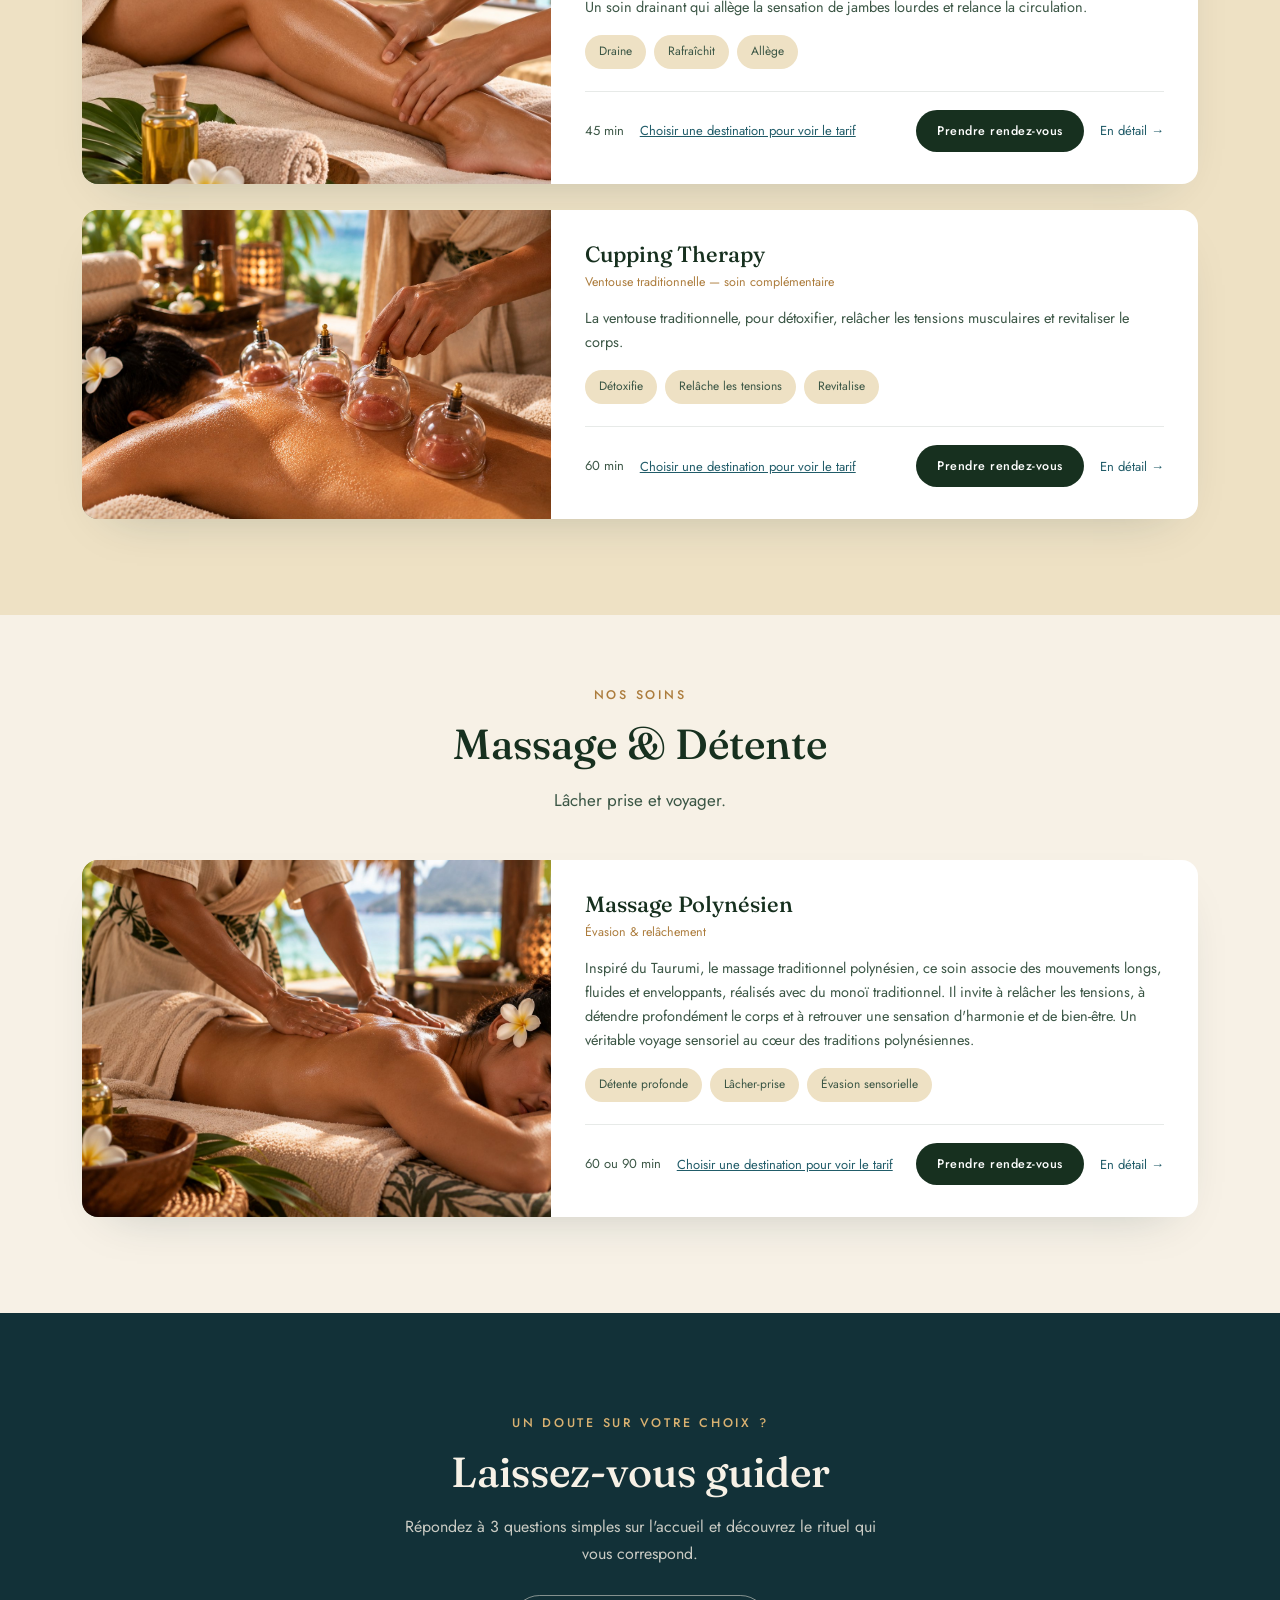
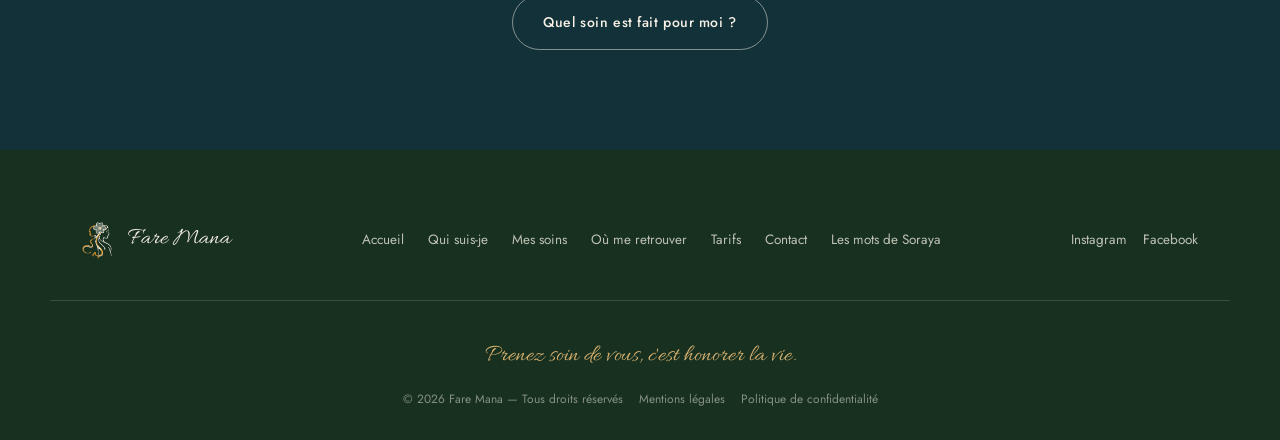
<file: mes-soins.html>
<!DOCTYPE html>
<html lang="fr">
<head>
<meta charset="UTF-8">
<meta name="viewport" content="width=device-width, initial-scale=1.0">
<title>Mes Soins — Fare Mana</title>
<meta name="description" content="Découvrez les rituels Fare Mana : Kobido, Madérothérapie, Radiofréquence, Cupping Therapy et Massage Polynésien, à Bora Bora et à Marseille.">
<meta property="og:title" content="Mes Soins — Fare Mana">
<meta property="og:description" content="Des soins personnalisés pour révéler votre beauté et votre bien-être, organisés en trois univers : Visage, Corps, Massage & Détente.">
<meta property="og:type" content="website">
<link rel="canonical" href="https://faremana.com/mes-soins.html">
<link rel="icon" type="image/x-icon" href="assets/images/brand/favicon.ico">
<link rel="icon" type="image/png" sizes="32x32" href="assets/images/brand/favicon-32x32.png">
<link rel="icon" type="image/png" sizes="16x16" href="assets/images/brand/favicon-16x16.png">
<link rel="apple-touch-icon" sizes="180x180" href="assets/images/brand/apple-touch-icon.png">
<link rel="stylesheet" href="assets/css/styles.css">
</head>
<body data-page="mes-soins">

<header class="site-header" id="site-header"></header>

<section class="page-banner">
  <div class="page-banner-bg" aria-hidden="true"><span></span><span></span></div>
  <div class="page-banner-inner">
    <p class="eyebrow" style="color:var(--gold-light);">Fare Mana</p>
    <h1 data-i18n="soins.title">Mes Soins</h1>
    <p data-i18n="soins.lead">Des soins personnalisés pour révéler votre beauté et votre bien-être. Chaque rituel s'adapte à vos envies, à Bora Bora comme à Marseille.</p>

    <div class="dest-teaser">
      <p class="page-banner-picker-label" style="margin-top:18px;font-size:13px;color:var(--hero-text-soft);text-shadow:0 1px 6px rgba(0,0,0,.3);" data-i18n="common.chooseDestination">Choisissez votre destination pour voir les tarifs</p>
      <div class="page-banner-picker">
        <button type="button" class="hero-pick-btn" data-pick-dest="bora" data-i18n="destLabels.bora">Bora Bora</button>
        <button type="button" class="hero-pick-btn" data-pick-dest="marseille" data-i18n="destLabels.marseille">Marseille &amp; environs</button>
      </div>
    </div>
    <div class="dest-detail">
      <span class="page-banner-pill" data-dest-label></span>
    </div>
  </div>
</section>

<!-- ============== VISAGE ============== -->
<section class="soins-universe" id="visage">
  <div class="container">
    <p class="eyebrow center reveal" data-i18n="soins.eyebrow">Nos soins</p>
    <h2 class="section-title center reveal" data-i18n="soins.visageTitle">Visage</h2>
    <p class="section-lead center reveal" data-i18n="soins.visageLead">Sublimez naturellement votre éclat.</p>
    <div id="soins-visage-grid" style="margin-top:46px;"></div>
  </div>
</section>

<!-- ============== CORPS ============== -->
<section class="soins-universe alt-bg" id="corps">
  <div class="container">
    <p class="eyebrow center reveal" data-i18n="soins.eyebrow">Nos soins</p>
    <h2 class="section-title center reveal" data-i18n="soins.corpsTitle">Corps</h2>
    <p class="section-lead center reveal" data-i18n="soins.corpsLead">Tonifier, drainer, se sentir bien.</p>
    <div id="soins-corps-grid" style="margin-top:46px;"></div>
  </div>
</section>

<!-- ============== MASSAGE & DÉTENTE ============== -->
<section class="soins-universe" id="massage-detente">
  <div class="container">
    <p class="eyebrow center reveal" data-i18n="soins.eyebrow">Nos soins</p>
    <h2 class="section-title center reveal" data-i18n="soins.massageTitle">Massage &amp; Détente</h2>
    <p class="section-lead center reveal" data-i18n="soins.massageLead">Lâcher prise et voyager.</p>
    <div id="soins-massage-grid" style="margin-top:46px;"></div>
  </div>
</section>

<!-- ============== CTA FIN DE PAGE ============== -->
<section class="dark-band">
  <div class="container center reveal">
    <p class="eyebrow eyebrow-light" style="color:var(--gold-light);" data-i18n="soins.ctaEyebrow">Un doute sur votre choix ?</p>
    <h2 class="section-title" style="color:var(--cream);" data-i18n="soins.ctaTitle">Laissez-vous guider</h2>
    <p style="color:rgba(247,241,230,.8);max-width:480px;margin:0 auto 28px;" data-i18n="soins.ctaLead">Répondez à 3 questions simples sur l'accueil et découvrez le rituel qui vous correspond.</p>
    <a href="index.html#quel-soin" class="btn btn-outline-light" style="border-color:rgba(247,241,230,.5);color:var(--cream);" data-i18n="soins.ctaButton">Quel soin est fait pour moi ?</a>
  </div>
</section>

<footer class="site-footer" id="site-footer"></footer>

<!-- ============== MODALE SOIN ============== -->
<div class="modal-overlay" id="service-modal" role="dialog" aria-modal="true" aria-labelledby="modal-title" aria-hidden="true">
  <div class="modal"></div>
</div>

<script src="assets/js/data.js"></script>
<script src="assets/js/i18n.js"></script>
<script src="assets/js/site.js" defer></script>
</body>
</html>
</file>
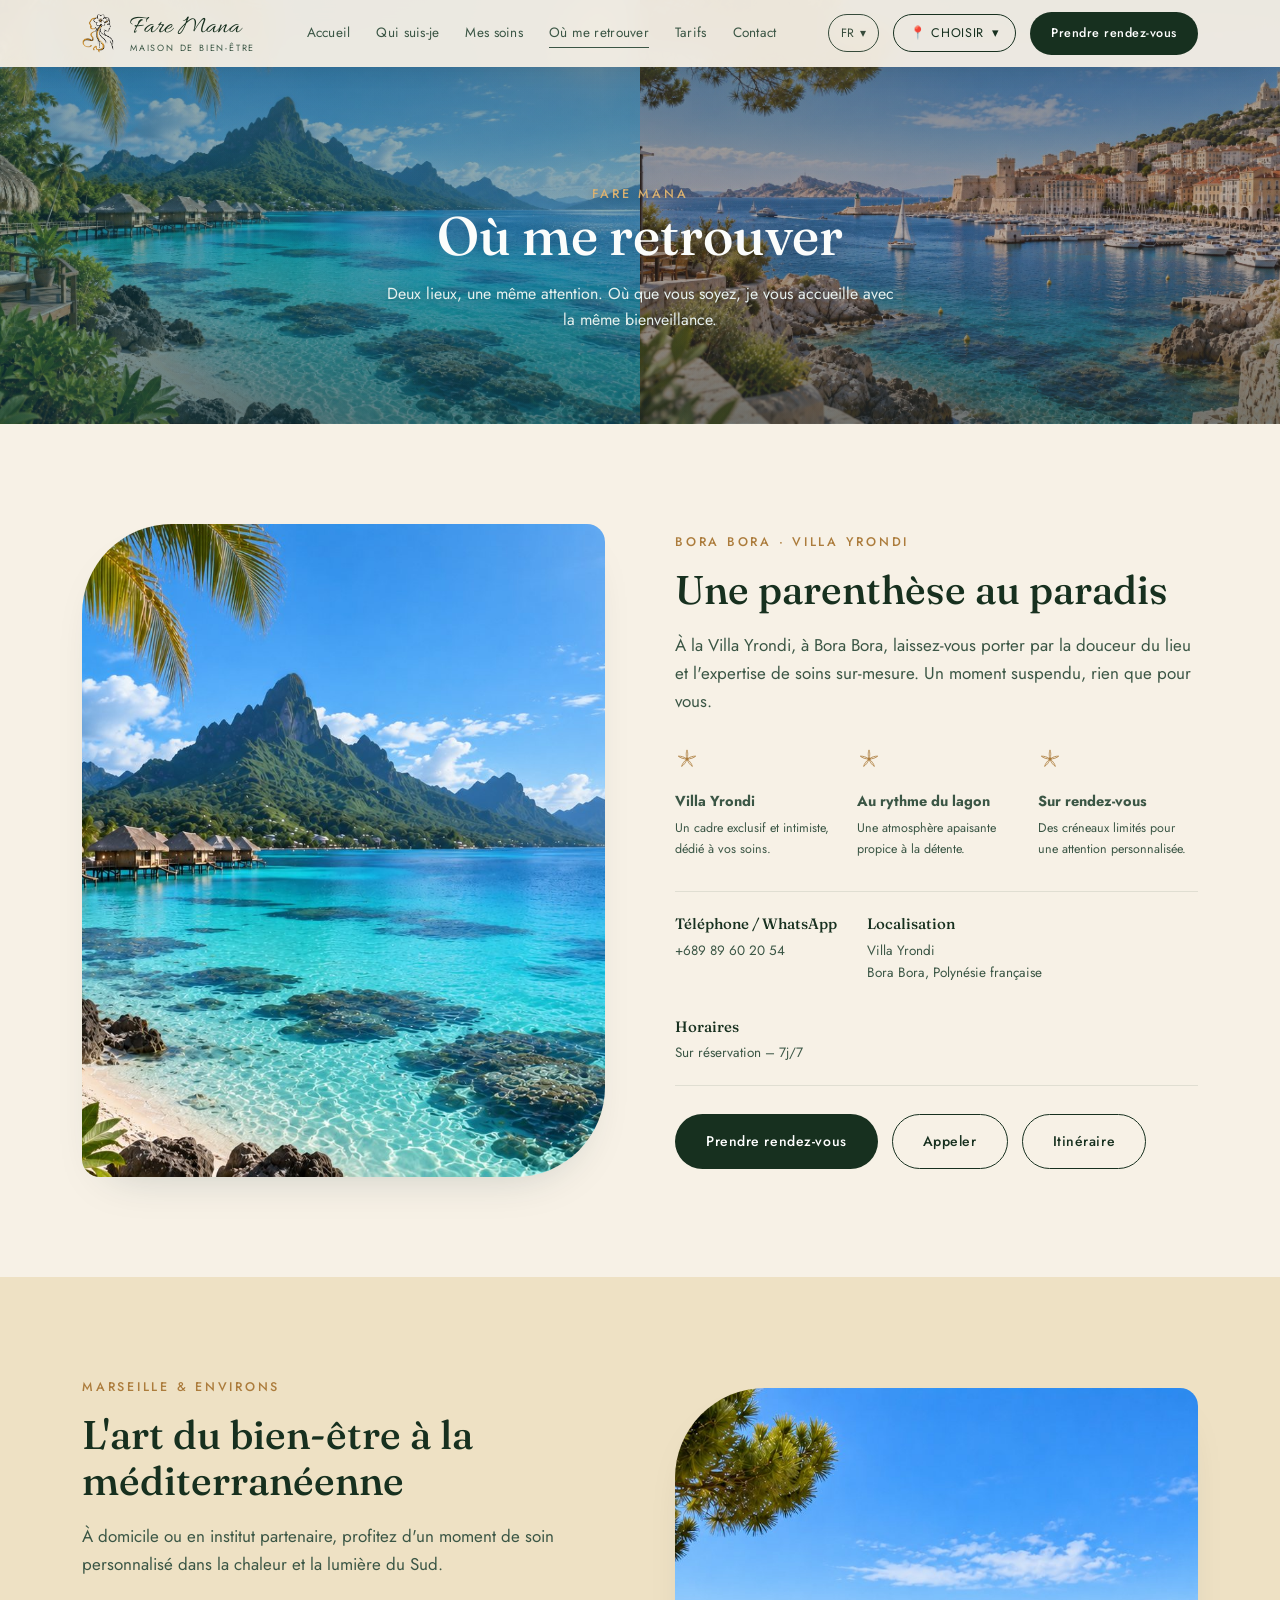
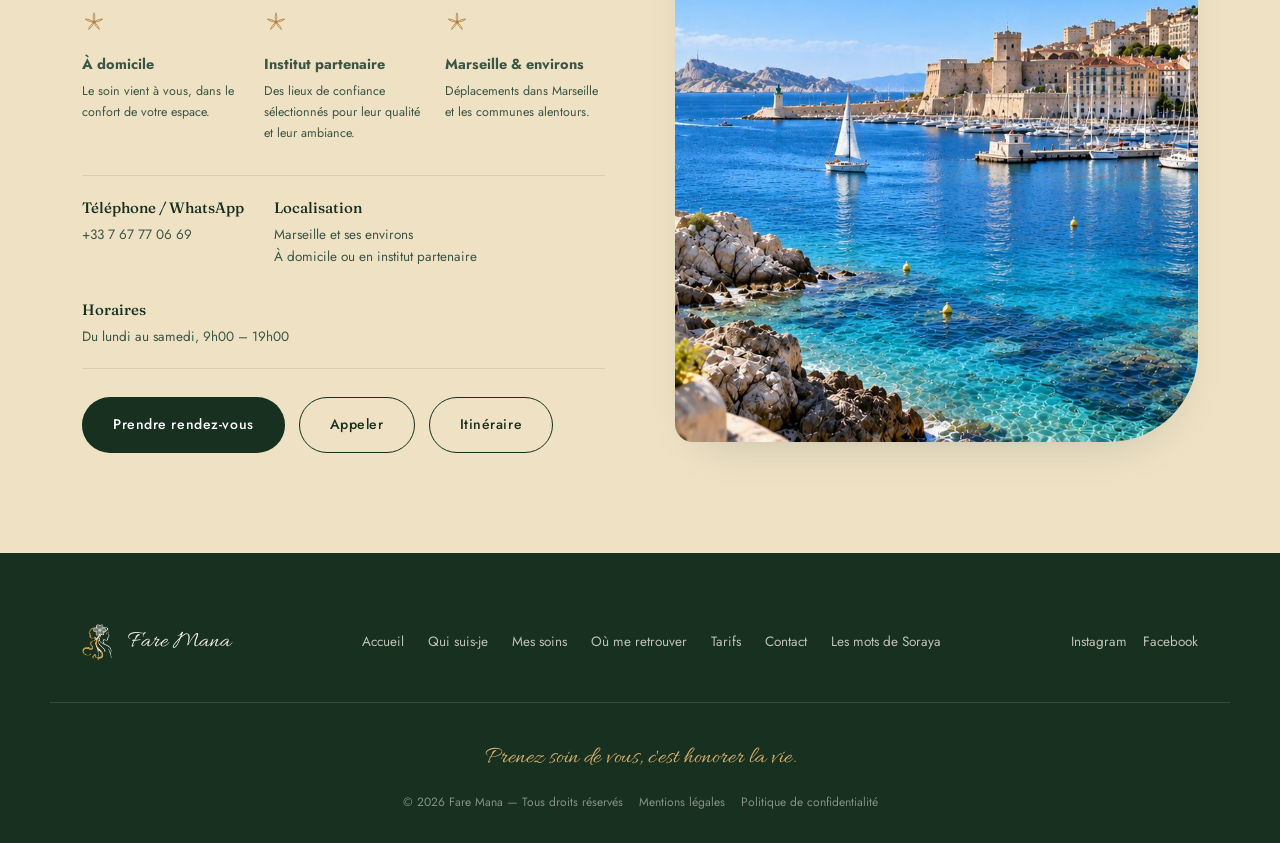
<file: ou-me-retrouver.html>
<!DOCTYPE html>
<html lang="fr">
<head>
<meta charset="UTF-8">
<meta name="viewport" content="width=device-width, initial-scale=1.0">
<title>Où me retrouver — Fare Mana</title>
<meta name="description" content="Fare Mana vous accueille à Bora Bora, à la Villa Yrondi, et à Marseille & environs, à domicile ou en institut partenaire.">
<meta property="og:title" content="Où me retrouver — Fare Mana">
<meta property="og:description" content="Deux destinations, une même philosophie du bien-être : Bora Bora et Marseille.">
<meta property="og:type" content="website">
<link rel="canonical" href="https://faremana.com/ou-me-retrouver.html">
<link rel="icon" type="image/x-icon" href="assets/images/brand/favicon.ico">
<link rel="icon" type="image/png" sizes="32x32" href="assets/images/brand/favicon-32x32.png">
<link rel="icon" type="image/png" sizes="16x16" href="assets/images/brand/favicon-16x16.png">
<link rel="apple-touch-icon" sizes="180x180" href="assets/images/brand/apple-touch-icon.png">
<link rel="stylesheet" href="assets/css/styles.css">
</head>
<body data-page="ou-me-retrouver">

<header class="site-header" id="site-header"></header>

<section class="page-banner">
  <div class="page-banner-bg" aria-hidden="true"><span></span><span></span></div>
  <div class="page-banner-inner">
    <p class="eyebrow" style="color:var(--gold-light);" data-i18n="ouMeRetrouver.eyebrow">Fare Mana</p>
    <h1 data-i18n="ouMeRetrouver.title">Où me retrouver</h1>
    <p data-i18n="ouMeRetrouver.lead">Deux lieux, une même attention. Où que vous soyez, je vous accueille avec la même bienveillance.</p>
  </div>
</section>

<div id="destinations-flow">

  <!-- ============== BORA BORA ============== -->
  <section class="destination-block" data-dest-block="bora">
    <div class="container dest-block-grid">
      <div class="reveal dest-block-photo">
        <img src="assets/images/hero/hero-bora-day.jpg" alt="Lagon de Bora Bora, Mont Otemanu et bungalows sur pilotis" loading="lazy">
      </div>
      <div class="reveal dest-block-text">
        <span class="dest-block-badge">✦ <span data-i18n="ouMeRetrouver.yourDestination">Votre destination</span></span>
        <p class="eyebrow" data-i18n="ouMeRetrouver.boraEyebrow">Bora Bora · Villa Yrondi</p>
        <h2 class="section-title" style="font-size:clamp(28px,3.6vw,40px);" data-i18n="ouMeRetrouver.boraTitle">Une parenthèse au paradis</h2>
        <p class="section-lead" style="margin:16px 0 0;" data-i18n="ouMeRetrouver.boraIntro">À la Villa Yrondi, à Bora Bora, laissez-vous porter par la douceur du lieu et l'expertise de soins sur-mesure. Un moment suspendu, rien que pour vous.</p>

        <div class="dest-block-features">
          <div>
            <svg class="flower" viewBox="0 0 100 100" fill="none" stroke-width="3" stroke-linecap="round"><g transform="translate(50,50)"><path d="M0,0 C -5,-15 -4,-28 0,-38 C 4,-28 5,-15 0,0 Z" transform="rotate(0)"/><path d="M0,0 C -5,-15 -4,-28 0,-38 C 4,-28 5,-15 0,0 Z" transform="rotate(72)"/><path d="M0,0 C -5,-15 -4,-28 0,-38 C 4,-28 5,-15 0,0 Z" transform="rotate(144)"/><path d="M0,0 C -5,-15 -4,-28 0,-38 C 4,-28 5,-15 0,0 Z" transform="rotate(216)"/><path d="M0,0 C -5,-15 -4,-28 0,-38 C 4,-28 5,-15 0,0 Z" transform="rotate(288)"/><circle r="4.5" fill="currentColor" stroke="none"/></g></svg>
            <h4 data-i18n="ouMeRetrouver.boraF0">Villa Yrondi</h4>
            <p data-i18n="ouMeRetrouver.boraF0Text">Un cadre exclusif et intimiste, dédié à vos soins.</p>
          </div>
          <div>
            <svg class="flower" viewBox="0 0 100 100" fill="none" stroke-width="3" stroke-linecap="round"><g transform="translate(50,50)"><path d="M0,0 C -5,-15 -4,-28 0,-38 C 4,-28 5,-15 0,0 Z" transform="rotate(0)"/><path d="M0,0 C -5,-15 -4,-28 0,-38 C 4,-28 5,-15 0,0 Z" transform="rotate(72)"/><path d="M0,0 C -5,-15 -4,-28 0,-38 C 4,-28 5,-15 0,0 Z" transform="rotate(144)"/><path d="M0,0 C -5,-15 -4,-28 0,-38 C 4,-28 5,-15 0,0 Z" transform="rotate(216)"/><path d="M0,0 C -5,-15 -4,-28 0,-38 C 4,-28 5,-15 0,0 Z" transform="rotate(288)"/><circle r="4.5" fill="currentColor" stroke="none"/></g></svg>
            <h4 data-i18n="ouMeRetrouver.boraF1">Au rythme du lagon</h4>
            <p data-i18n="ouMeRetrouver.boraF1Text">Une atmosphère apaisante propice à la détente.</p>
          </div>
          <div>
            <svg class="flower" viewBox="0 0 100 100" fill="none" stroke-width="3" stroke-linecap="round"><g transform="translate(50,50)"><path d="M0,0 C -5,-15 -4,-28 0,-38 C 4,-28 5,-15 0,0 Z" transform="rotate(0)"/><path d="M0,0 C -5,-15 -4,-28 0,-38 C 4,-28 5,-15 0,0 Z" transform="rotate(72)"/><path d="M0,0 C -5,-15 -4,-28 0,-38 C 4,-28 5,-15 0,0 Z" transform="rotate(144)"/><path d="M0,0 C -5,-15 -4,-28 0,-38 C 4,-28 5,-15 0,0 Z" transform="rotate(216)"/><path d="M0,0 C -5,-15 -4,-28 0,-38 C 4,-28 5,-15 0,0 Z" transform="rotate(288)"/><circle r="4.5" fill="currentColor" stroke="none"/></g></svg>
            <h4 data-i18n="ouMeRetrouver.boraF2">Sur rendez-vous</h4>
            <p data-i18n="ouMeRetrouver.boraF2Text">Des créneaux limités pour une attention personnalisée.</p>
          </div>
        </div>

        <div class="dest-block-info">
          <div>
            <strong data-i18n="ouMeRetrouver.phoneLabel">Téléphone / WhatsApp</strong>
            <a href="#" data-block-phone-link><span data-block-phone>+689 89 60 20 54</span></a>
          </div>
          <div>
            <strong data-i18n="ouMeRetrouver.addressLabel">Localisation</strong>
            <span data-block-address>Villa Yrondi<br>Bora Bora, Polynésie française</span>
          </div>
          <div>
            <strong data-i18n="ouMeRetrouver.hoursLabel">Horaires</strong>
            <span data-block-hours>Sur réservation – 7j/7</span>
          </div>
        </div>

        <div class="dest-block-actions">
          <a href="#" class="btn btn-primary" data-block-whatsapp target="_blank" rel="noopener" data-i18n="common.bookingCta">Prendre rendez-vous</a>
          <a href="#" class="btn btn-ghost" data-block-phone-link data-i18n="home.callBtn">Appeler</a>
          <a href="#" class="btn btn-ghost" data-block-map target="_blank" rel="noopener noreferrer">Itinéraire</a>
        </div>
      </div>
    </div>
  </section>

  <!-- ============== MARSEILLE ============== -->
  <section class="destination-block" data-dest-block="marseille">
    <div class="container dest-block-grid">
      <div class="reveal dest-block-photo">
        <img src="assets/images/hero/hero-marseille-day.jpg" alt="Notre-Dame-de-la-Garde et le Vieux-Port de Marseille" loading="lazy">
      </div>
      <div class="reveal dest-block-text">
        <span class="dest-block-badge">✦ <span data-i18n="ouMeRetrouver.yourDestination">Votre destination</span></span>
        <p class="eyebrow" data-i18n="ouMeRetrouver.marseilleEyebrow">Marseille &amp; environs</p>
        <h2 class="section-title" style="font-size:clamp(28px,3.6vw,40px);" data-i18n="ouMeRetrouver.marseilleTitle">L'art du bien-être à la méditerranéenne</h2>
        <p class="section-lead" style="margin:16px 0 0;" data-i18n="ouMeRetrouver.marseilleIntro">À domicile ou en institut partenaire, profitez d'un moment de soin personnalisé dans la chaleur et la lumière du Sud.</p>

        <div class="dest-block-features">
          <div>
            <svg class="flower" viewBox="0 0 100 100" fill="none" stroke-width="3" stroke-linecap="round"><g transform="translate(50,50)"><path d="M0,0 C -5,-15 -4,-28 0,-38 C 4,-28 5,-15 0,0 Z" transform="rotate(0)"/><path d="M0,0 C -5,-15 -4,-28 0,-38 C 4,-28 5,-15 0,0 Z" transform="rotate(72)"/><path d="M0,0 C -5,-15 -4,-28 0,-38 C 4,-28 5,-15 0,0 Z" transform="rotate(144)"/><path d="M0,0 C -5,-15 -4,-28 0,-38 C 4,-28 5,-15 0,0 Z" transform="rotate(216)"/><path d="M0,0 C -5,-15 -4,-28 0,-38 C 4,-28 5,-15 0,0 Z" transform="rotate(288)"/><circle r="4.5" fill="currentColor" stroke="none"/></g></svg>
            <h4 data-i18n="ouMeRetrouver.marseilleF0">À domicile</h4>
            <p data-i18n="ouMeRetrouver.marseilleF0Text">Le soin vient à vous, dans le confort de votre espace.</p>
          </div>
          <div>
            <svg class="flower" viewBox="0 0 100 100" fill="none" stroke-width="3" stroke-linecap="round"><g transform="translate(50,50)"><path d="M0,0 C -5,-15 -4,-28 0,-38 C 4,-28 5,-15 0,0 Z" transform="rotate(0)"/><path d="M0,0 C -5,-15 -4,-28 0,-38 C 4,-28 5,-15 0,0 Z" transform="rotate(72)"/><path d="M0,0 C -5,-15 -4,-28 0,-38 C 4,-28 5,-15 0,0 Z" transform="rotate(144)"/><path d="M0,0 C -5,-15 -4,-28 0,-38 C 4,-28 5,-15 0,0 Z" transform="rotate(216)"/><path d="M0,0 C -5,-15 -4,-28 0,-38 C 4,-28 5,-15 0,0 Z" transform="rotate(288)"/><circle r="4.5" fill="currentColor" stroke="none"/></g></svg>
            <h4 data-i18n="ouMeRetrouver.marseilleF1">Institut partenaire</h4>
            <p data-i18n="ouMeRetrouver.marseilleF1Text">Des lieux de confiance sélectionnés pour leur qualité et leur ambiance.</p>
          </div>
          <div>
            <svg class="flower" viewBox="0 0 100 100" fill="none" stroke-width="3" stroke-linecap="round"><g transform="translate(50,50)"><path d="M0,0 C -5,-15 -4,-28 0,-38 C 4,-28 5,-15 0,0 Z" transform="rotate(0)"/><path d="M0,0 C -5,-15 -4,-28 0,-38 C 4,-28 5,-15 0,0 Z" transform="rotate(72)"/><path d="M0,0 C -5,-15 -4,-28 0,-38 C 4,-28 5,-15 0,0 Z" transform="rotate(144)"/><path d="M0,0 C -5,-15 -4,-28 0,-38 C 4,-28 5,-15 0,0 Z" transform="rotate(216)"/><path d="M0,0 C -5,-15 -4,-28 0,-38 C 4,-28 5,-15 0,0 Z" transform="rotate(288)"/><circle r="4.5" fill="currentColor" stroke="none"/></g></svg>
            <h4 data-i18n="ouMeRetrouver.marseilleF2">Marseille &amp; environs</h4>
            <p data-i18n="ouMeRetrouver.marseilleF2Text">Déplacements dans Marseille et les communes alentours.</p>
          </div>
        </div>

        <div class="dest-block-info">
          <div>
            <strong data-i18n="ouMeRetrouver.phoneLabel">Téléphone / WhatsApp</strong>
            <a href="#" data-block-phone-link><span data-block-phone>+33 7 67 77 06 69</span></a>
          </div>
          <div>
            <strong data-i18n="ouMeRetrouver.addressLabel">Localisation</strong>
            <span data-block-address>Marseille et ses environs<br>À domicile ou en institut partenaire</span>
          </div>
          <div>
            <strong data-i18n="ouMeRetrouver.hoursLabel">Horaires</strong>
            <span data-block-hours>Du lundi au samedi, 9h00 – 19h00</span>
          </div>
        </div>

        <div class="dest-block-actions">
          <a href="#" class="btn btn-primary" data-block-whatsapp target="_blank" rel="noopener" data-i18n="common.bookingCta">Prendre rendez-vous</a>
          <a href="#" class="btn btn-ghost" data-block-phone-link data-i18n="home.callBtn">Appeler</a>
          <a href="#" class="btn btn-ghost" data-block-map target="_blank" rel="noopener noreferrer">Itinéraire</a>
        </div>
      </div>
    </div>
  </section>

</div>

<footer class="site-footer" id="site-footer"></footer>

<script src="assets/js/data.js"></script>
<script src="assets/js/i18n.js"></script>
<script src="assets/js/site.js" defer></script>
</body>
</html>
</file>
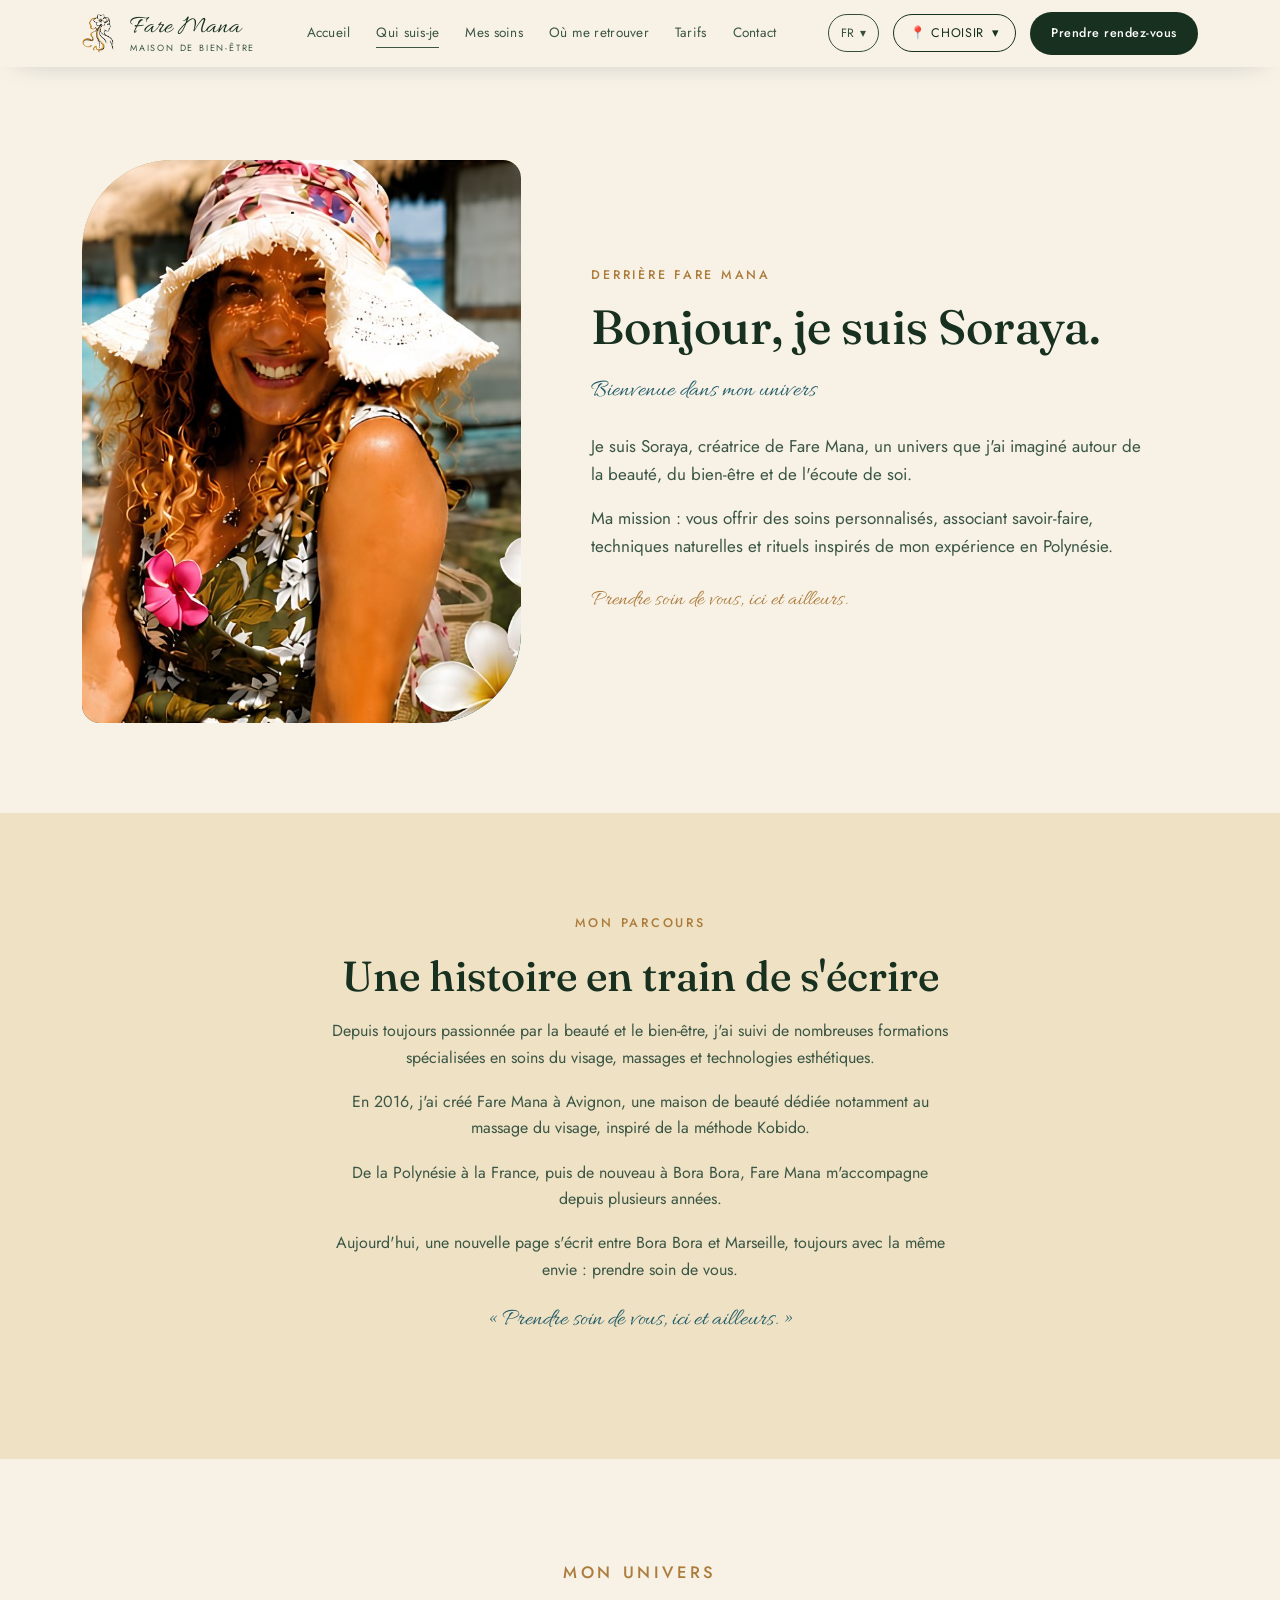
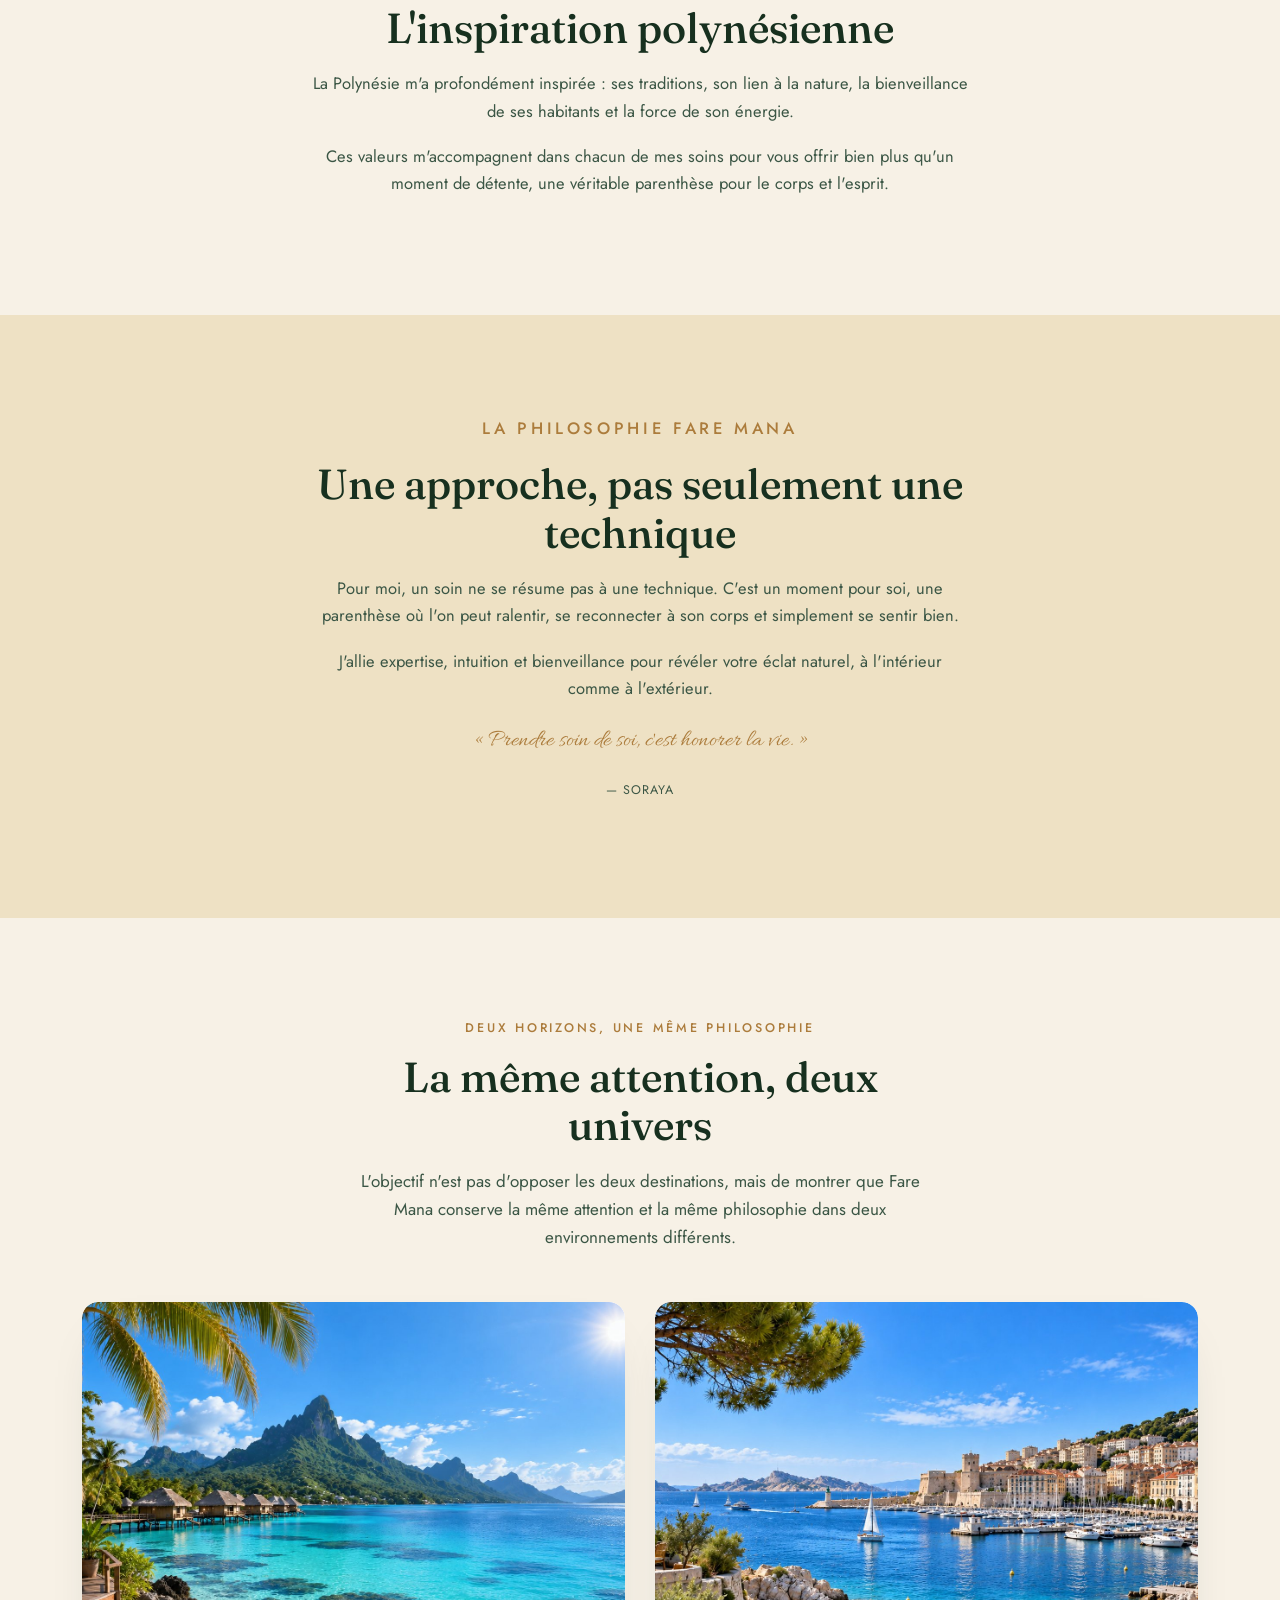
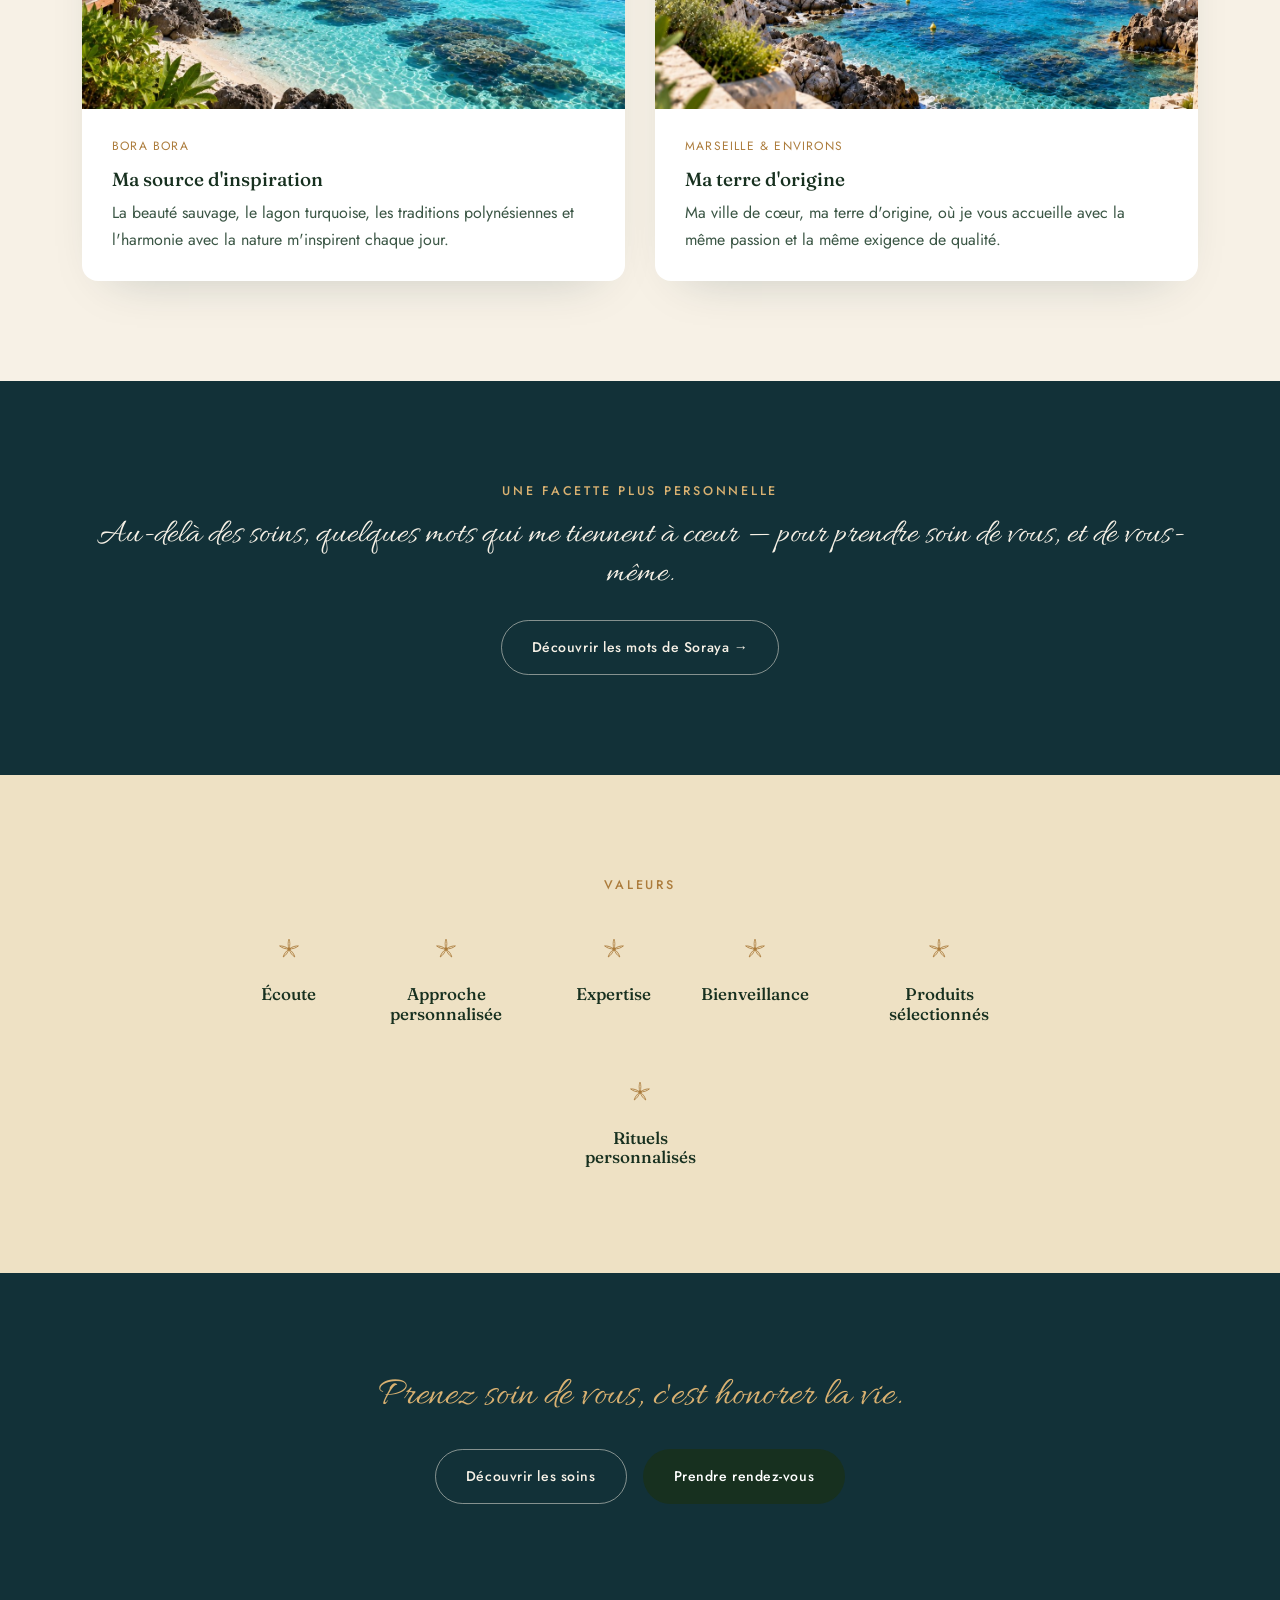
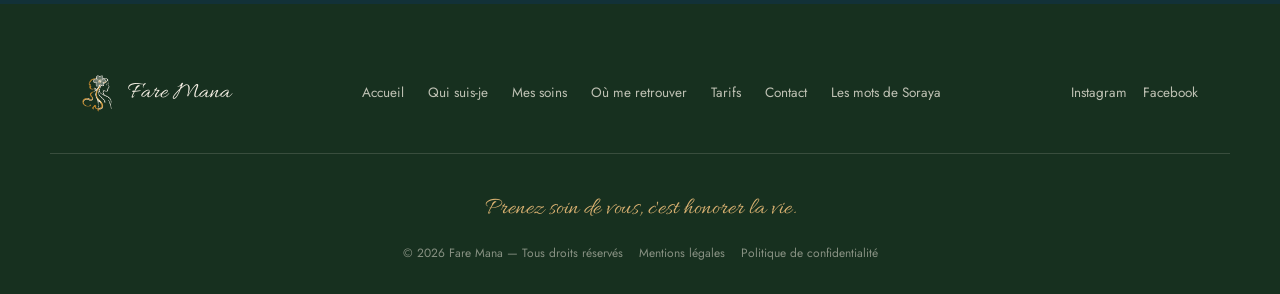
<file: qui-suis-je.html>
<!DOCTYPE html>
<html lang="fr">
<head>
<meta charset="UTF-8">
<meta name="viewport" content="width=device-width, initial-scale=1.0">
<title>Qui suis-je — Fare Mana</title>
<meta name="description" content="À la rencontre de Soraya, créatrice de Fare Mana, et de la philosophie qui anime chaque soin, à Bora Bora comme à Marseille.">
<meta property="og:title" content="Qui suis-je — Fare Mana">
<meta property="og:description" content="Soraya, la philosophie Fare Mana, et le lien entre Bora Bora et Marseille.">
<meta property="og:type" content="website">
<link rel="canonical" href="https://faremana.com/qui-suis-je.html">
<link rel="icon" type="image/x-icon" href="assets/images/brand/favicon.ico">
<link rel="icon" type="image/png" sizes="32x32" href="assets/images/brand/favicon-32x32.png">
<link rel="icon" type="image/png" sizes="16x16" href="assets/images/brand/favicon-16x16.png">
<link rel="apple-touch-icon" sizes="180x180" href="assets/images/brand/apple-touch-icon.png">
<link rel="stylesheet" href="assets/css/styles.css">
</head>
<body data-page="qui-suis-je">

<header class="site-header" id="site-header"></header>

<!-- ============== HERO ============== -->
<!-- Photo de Soraya : point d'édition unique, DATA.soraya.photo dans
     data.js. La vraie photo est maintenant renseignée ; ce mécanisme
     reste inchangé si elle doit être remplacée plus tard. -->
<section class="about-hero about-hero-lg">
  <div class="container about-hero-grid">
    <div class="reveal img-placeholder about-hero-photo soraya-photo-mount" id="soraya-photo-mount">
      <span class="visually-hidden">Photo de Soraya</span>
      <img class="soraya-photo-img" alt="Soraya, créatrice de Fare Mana" style="display:none;">
      <svg class="flower" viewBox="0 0 100 100" fill="none" stroke-width="2.2" stroke-linecap="round">
        <g transform="translate(50,50)"><path d="M0,0 C -5,-15 -4,-28 0,-38 C 4,-28 5,-15 0,0 Z" transform="rotate(0)"/><path d="M0,0 C -5,-15 -4,-28 0,-38 C 4,-28 5,-15 0,0 Z" transform="rotate(72)"/><path d="M0,0 C -5,-15 -4,-28 0,-38 C 4,-28 5,-15 0,0 Z" transform="rotate(144)"/><path d="M0,0 C -5,-15 -4,-28 0,-38 C 4,-28 5,-15 0,0 Z" transform="rotate(216)"/><path d="M0,0 C -5,-15 -4,-28 0,-38 C 4,-28 5,-15 0,0 Z" transform="rotate(288)"/><circle r="4.5" fill="currentColor" stroke="none"/></g>
      </svg>
      <span class="img-placeholder-tag" data-i18n="common.photoComingSoon">Photo à venir</span>
    </div>
    <div class="reveal">
      <p class="eyebrow" data-i18n="about.eyebrow">Derrière Fare Mana</p>
      <h1 class="section-title" style="font-size:clamp(32px,4.5vw,48px);" data-i18n="about.title">Bonjour, je suis Soraya.</h1>
      <p class="script" style="font-size:24px;color:var(--lagoon);margin:8px 0 20px;" data-i18n="about.welcome">Bienvenue dans mon univers</p>
      <p class="section-lead reveal" style="margin:0 0 16px;" data-i18n="about.introText1">Je suis Soraya, créatrice de Fare Mana, un univers que j'ai imaginé autour de la beauté, du bien-être et de l'écoute de soi.</p>
      <p class="section-lead reveal" style="margin:0;" data-i18n="about.introText2">Ma mission : vous offrir des soins personnalisés, associant savoir-faire, techniques naturelles et rituels inspirés de mon expérience en Polynésie.</p>
      <p class="script reveal" style="font-size:22px;color:var(--gold);margin-top:22px;" data-i18n="about.introSignature">Prendre soin de vous, ici et ailleurs.</p>
    </div>
  </div>
</section>

<!-- ============== MON PARCOURS ============== -->
<section class="alt-bg">
  <div class="container parcours">
    <p class="eyebrow center reveal" data-i18n="about.parcoursEyebrow">Mon parcours</p>
    <h2 class="section-title center reveal" data-i18n="about.parcoursTitle">Une histoire en train de s'écrire</h2>
    <p class="reveal" data-i18n="about.parcoursText1">Depuis toujours passionnée par la beauté et le bien-être, j'ai suivi de nombreuses formations spécialisées en soins du visage, massages et technologies esthétiques.</p>
    <p class="reveal" data-i18n="about.parcoursText2">En 2016, j'ai créé Fare Mana à Avignon, une maison de beauté dédiée notamment au massage du visage, inspiré de la méthode Kobido.</p>
    <p class="reveal" data-i18n="about.parcoursText3">De la Polynésie à la France, puis de nouveau à Bora Bora, Fare Mana m'accompagne depuis plusieurs années.</p>
    <p class="reveal" data-i18n="about.parcoursText4">Aujourd'hui, une nouvelle page s'écrit entre Bora Bora et Marseille, toujours avec la même envie : prendre soin de vous.</p>
    <p class="script reveal" style="font-size:24px;color:var(--lagoon);" data-i18n="about.introSignature">« Prendre soin de vous, ici et ailleurs. »</p>
  </div>
</section>

<!-- ============== MON UNIVERS ============== -->
<section>
  <div class="container philo-block">
    <p class="eyebrow center reveal" data-i18n="about.universEyebrow">Mon univers</p>
    <h2 class="section-title center reveal" data-i18n="about.universTitle">L'inspiration polynésienne</h2>
    <p class="reveal" data-i18n="about.universText1">La Polynésie m'a profondément inspirée : ses traditions, son lien à la nature, la bienveillance de ses habitants et la force de son énergie.</p>
    <p class="reveal" data-i18n="about.universText2">Ces valeurs m'accompagnent dans chacun de mes soins pour vous offrir bien plus qu'un moment de détente, une véritable parenthèse pour le corps et l'esprit.</p>
  </div>
</section>

<!-- ============== LA PHILOSOPHIE FARE MANA ============== -->
<section class="alt-bg">
  <div class="container philo-block">
    <p class="eyebrow center reveal" data-i18n="about.philoEyebrow">La philosophie Fare Mana</p>
    <h2 class="section-title center reveal" data-i18n="about.philoTitle">Une approche, pas seulement une technique</h2>
    <p class="reveal" data-i18n="about.philoText1">Pour moi, un soin ne se résume pas à une technique. C'est un moment pour soi, une parenthèse où l'on peut ralentir, se reconnecter à son corps et simplement se sentir bien.</p>
    <p class="reveal" data-i18n="about.philoText2">J'allie expertise, intuition et bienveillance pour révéler votre éclat naturel, à l'intérieur comme à l'extérieur.</p>
    <p class="script reveal" style="font-size:24px;color:var(--gold);margin-top:20px;" data-i18n="about.philoQuote">« Prendre soin de soi, c'est honorer la vie. »</p>
    <p class="reveal" style="font-size:12.5px;letter-spacing:.08em;text-transform:uppercase;color:var(--ink-soft);margin-top:8px;">— Soraya</p>
  </div>
</section>

<!-- ============== DEUX HORIZONS, UNE MÊME PHILOSOPHIE ============== -->
<section>
  <div class="container">
    <div class="horizons-intro">
      <p class="eyebrow center reveal" data-i18n="about.horizonsEyebrow">Deux horizons, une même philosophie</p>
      <h2 class="section-title center reveal" data-i18n="about.horizonsTitle">La même attention, deux univers</h2>
      <p class="section-lead center reveal" data-i18n="about.horizonsLead">L'objectif n'est pas d'opposer les deux destinations, mais de montrer que Fare Mana conserve la même attention et la même philosophie dans deux environnements différents.</p>
    </div>
    <div class="horizons-grid">
      <article class="card horizon-card reveal">
        <div class="img-placeholder horizon-photo"><img src="assets/images/hero/hero-bora-day.jpg" alt="Lagon de Bora Bora" loading="lazy"></div>
        <div class="horizon-body">
          <span class="sub" data-i18n="destLabels.bora">Bora Bora</span>
          <h3 data-i18n="about.boraSubtitle">Ma source d'inspiration</h3>
          <p data-i18n="about.boraText">La beauté sauvage, le lagon turquoise, les traditions polynésiennes et l'harmonie avec la nature m'inspirent chaque jour.</p>
        </div>
      </article>
      <article class="card horizon-card reveal">
        <div class="img-placeholder horizon-photo"><img src="assets/images/hero/hero-marseille-day.jpg" alt="Vieux-Port de Marseille" loading="lazy"></div>
        <div class="horizon-body">
          <span class="sub" data-i18n="destLabels.marseille">Marseille &amp; environs</span>
          <h3 data-i18n="about.marseilleSubtitle">Ma terre d'origine</h3>
          <p data-i18n="about.marseilleText">Ma ville de cœur, ma terre d'origine, où je vous accueille avec la même passion et la même exigence de qualité.</p>
        </div>
      </article>
    </div>
  </div>
</section>

<!-- ============== TRANSITION VERS LES MOTS DE SORAYA ============== -->
<section class="dark-band">
  <div class="container center reveal">
    <p class="eyebrow eyebrow-light" style="color:var(--gold-light);" data-i18n="about.transitionEyebrow">Une facette plus personnelle</p>
    <h2 class="script" style="color:var(--cream);font-size:clamp(24px,3.4vw,34px);margin:14px 0 26px;" data-i18n="about.transitionText">Au-delà des soins, quelques mots qui me tiennent à cœur — pour prendre soin de vous, et de vous-même.</h2>
    <a href="les-mots-de-soraya.html" class="btn btn-outline-light" style="border-color:rgba(247,241,230,.5);color:var(--cream);" data-i18n="motsPage.discoverMots">Découvrir les mots de Soraya →</a>
  </div>
</section>

<!-- ============== VALEURS ============== -->
<section class="alt-bg">
  <div class="container">
    <p class="eyebrow center reveal" data-i18n="about.valuesEyebrow">Valeurs</p>
    <div class="values-row" style="margin-top:40px;">
      <div class="value-item reveal">
        <svg class="flower" viewBox="0 0 100 100" fill="none" stroke-width="3" stroke-linecap="round"><g transform="translate(50,50)"><path d="M0,0 C -5,-15 -4,-28 0,-38 C 4,-28 5,-15 0,0 Z" transform="rotate(0)"/><path d="M0,0 C -5,-15 -4,-28 0,-38 C 4,-28 5,-15 0,0 Z" transform="rotate(72)"/><path d="M0,0 C -5,-15 -4,-28 0,-38 C 4,-28 5,-15 0,0 Z" transform="rotate(144)"/><path d="M0,0 C -5,-15 -4,-28 0,-38 C 4,-28 5,-15 0,0 Z" transform="rotate(216)"/><path d="M0,0 C -5,-15 -4,-28 0,-38 C 4,-28 5,-15 0,0 Z" transform="rotate(288)"/><circle r="4.5" fill="currentColor" stroke="none"/></g></svg>
        <h3 data-i18n="about.values.ecoute">Écoute</h3>
      </div>
      <div class="value-item reveal">
        <svg class="flower" viewBox="0 0 100 100" fill="none" stroke-width="3" stroke-linecap="round"><g transform="translate(50,50)"><path d="M0,0 C -5,-15 -4,-28 0,-38 C 4,-28 5,-15 0,0 Z" transform="rotate(0)"/><path d="M0,0 C -5,-15 -4,-28 0,-38 C 4,-28 5,-15 0,0 Z" transform="rotate(72)"/><path d="M0,0 C -5,-15 -4,-28 0,-38 C 4,-28 5,-15 0,0 Z" transform="rotate(144)"/><path d="M0,0 C -5,-15 -4,-28 0,-38 C 4,-28 5,-15 0,0 Z" transform="rotate(216)"/><path d="M0,0 C -5,-15 -4,-28 0,-38 C 4,-28 5,-15 0,0 Z" transform="rotate(288)"/><circle r="4.5" fill="currentColor" stroke="none"/></g></svg>
        <h3 data-i18n="about.values.personnalisation">Approche personnalisée</h3>
      </div>
      <div class="value-item reveal">
        <svg class="flower" viewBox="0 0 100 100" fill="none" stroke-width="3" stroke-linecap="round"><g transform="translate(50,50)"><path d="M0,0 C -5,-15 -4,-28 0,-38 C 4,-28 5,-15 0,0 Z" transform="rotate(0)"/><path d="M0,0 C -5,-15 -4,-28 0,-38 C 4,-28 5,-15 0,0 Z" transform="rotate(72)"/><path d="M0,0 C -5,-15 -4,-28 0,-38 C 4,-28 5,-15 0,0 Z" transform="rotate(144)"/><path d="M0,0 C -5,-15 -4,-28 0,-38 C 4,-28 5,-15 0,0 Z" transform="rotate(216)"/><path d="M0,0 C -5,-15 -4,-28 0,-38 C 4,-28 5,-15 0,0 Z" transform="rotate(288)"/><circle r="4.5" fill="currentColor" stroke="none"/></g></svg>
        <h3 data-i18n="about.values.expertise">Expertise</h3>
      </div>
      <div class="value-item reveal">
        <svg class="flower" viewBox="0 0 100 100" fill="none" stroke-width="3" stroke-linecap="round"><g transform="translate(50,50)"><path d="M0,0 C -5,-15 -4,-28 0,-38 C 4,-28 5,-15 0,0 Z" transform="rotate(0)"/><path d="M0,0 C -5,-15 -4,-28 0,-38 C 4,-28 5,-15 0,0 Z" transform="rotate(72)"/><path d="M0,0 C -5,-15 -4,-28 0,-38 C 4,-28 5,-15 0,0 Z" transform="rotate(144)"/><path d="M0,0 C -5,-15 -4,-28 0,-38 C 4,-28 5,-15 0,0 Z" transform="rotate(216)"/><path d="M0,0 C -5,-15 -4,-28 0,-38 C 4,-28 5,-15 0,0 Z" transform="rotate(288)"/><circle r="4.5" fill="currentColor" stroke="none"/></g></svg>
        <h3 data-i18n="about.values.bienveillance">Bienveillance</h3>
      </div>
      <div class="value-item reveal">
        <svg class="flower" viewBox="0 0 100 100" fill="none" stroke-width="3" stroke-linecap="round"><g transform="translate(50,50)"><path d="M0,0 C -5,-15 -4,-28 0,-38 C 4,-28 5,-15 0,0 Z" transform="rotate(0)"/><path d="M0,0 C -5,-15 -4,-28 0,-38 C 4,-28 5,-15 0,0 Z" transform="rotate(72)"/><path d="M0,0 C -5,-15 -4,-28 0,-38 C 4,-28 5,-15 0,0 Z" transform="rotate(144)"/><path d="M0,0 C -5,-15 -4,-28 0,-38 C 4,-28 5,-15 0,0 Z" transform="rotate(216)"/><path d="M0,0 C -5,-15 -4,-28 0,-38 C 4,-28 5,-15 0,0 Z" transform="rotate(288)"/><circle r="4.5" fill="currentColor" stroke="none"/></g></svg>
        <h3 data-i18n="about.values.produits">Produits sélectionnés</h3>
      </div>
      <div class="value-item reveal">
        <svg class="flower" viewBox="0 0 100 100" fill="none" stroke-width="3" stroke-linecap="round"><g transform="translate(50,50)"><path d="M0,0 C -5,-15 -4,-28 0,-38 C 4,-28 5,-15 0,0 Z" transform="rotate(0)"/><path d="M0,0 C -5,-15 -4,-28 0,-38 C 4,-28 5,-15 0,0 Z" transform="rotate(72)"/><path d="M0,0 C -5,-15 -4,-28 0,-38 C 4,-28 5,-15 0,0 Z" transform="rotate(144)"/><path d="M0,0 C -5,-15 -4,-28 0,-38 C 4,-28 5,-15 0,0 Z" transform="rotate(216)"/><path d="M0,0 C -5,-15 -4,-28 0,-38 C 4,-28 5,-15 0,0 Z" transform="rotate(288)"/><circle r="4.5" fill="currentColor" stroke="none"/></g></svg>
        <h3 data-i18n="about.values.rituels">Rituels personnalisés</h3>
      </div>
    </div>
  </div>
</section>

<!-- ============== CTA FINAL ============== -->
<section class="dark-band">
  <div class="container center reveal">
    <h2 class="script" style="color:var(--gold-light);font-size:clamp(28px,4vw,40px);margin-bottom:30px;" data-i18n="about.ctaTitle">Prenez soin de vous, c'est honorer la vie.</h2>
    <div style="display:flex;gap:16px;justify-content:center;flex-wrap:wrap;">
      <a href="mes-soins.html" class="btn btn-outline-light" style="border-color:rgba(247,241,230,.5);color:var(--cream);" data-i18n="common.discoverSoins">Découvrir les soins</a>
      <a href="#" class="btn btn-primary" data-booking-cta target="_blank" rel="noopener" data-i18n="common.bookingCta">Prendre rendez-vous</a>
    </div>
  </div>
</section>

<footer class="site-footer" id="site-footer"></footer>

<!-- ============== MODALE SOIN (partagée, inutilisée ici mais requise par site.js) ============== -->
<div class="modal-overlay" id="service-modal" role="dialog" aria-modal="true" aria-labelledby="modal-title" aria-hidden="true">
  <div class="modal"></div>
</div>

<script src="assets/js/data.js"></script>
<script src="assets/js/i18n.js"></script>
<script src="assets/js/site.js" defer></script>
</body>
</html>
</file>
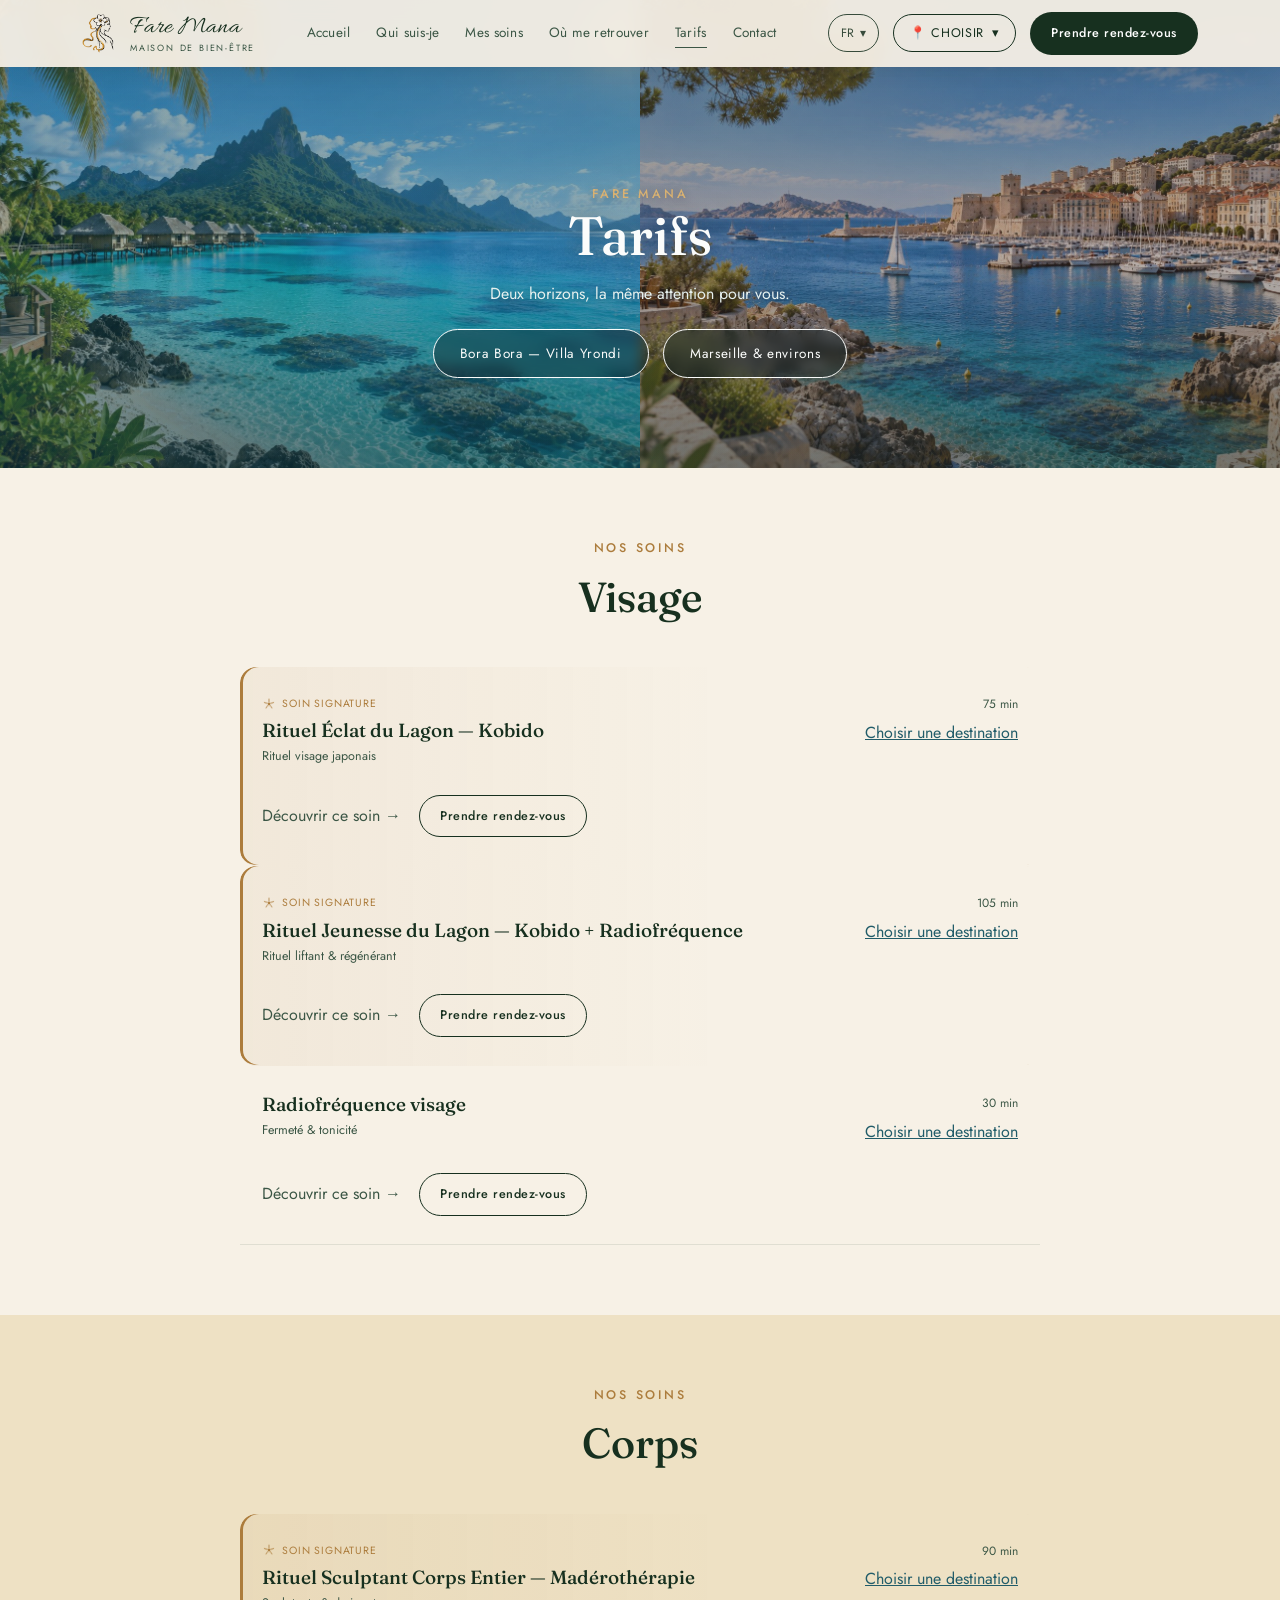
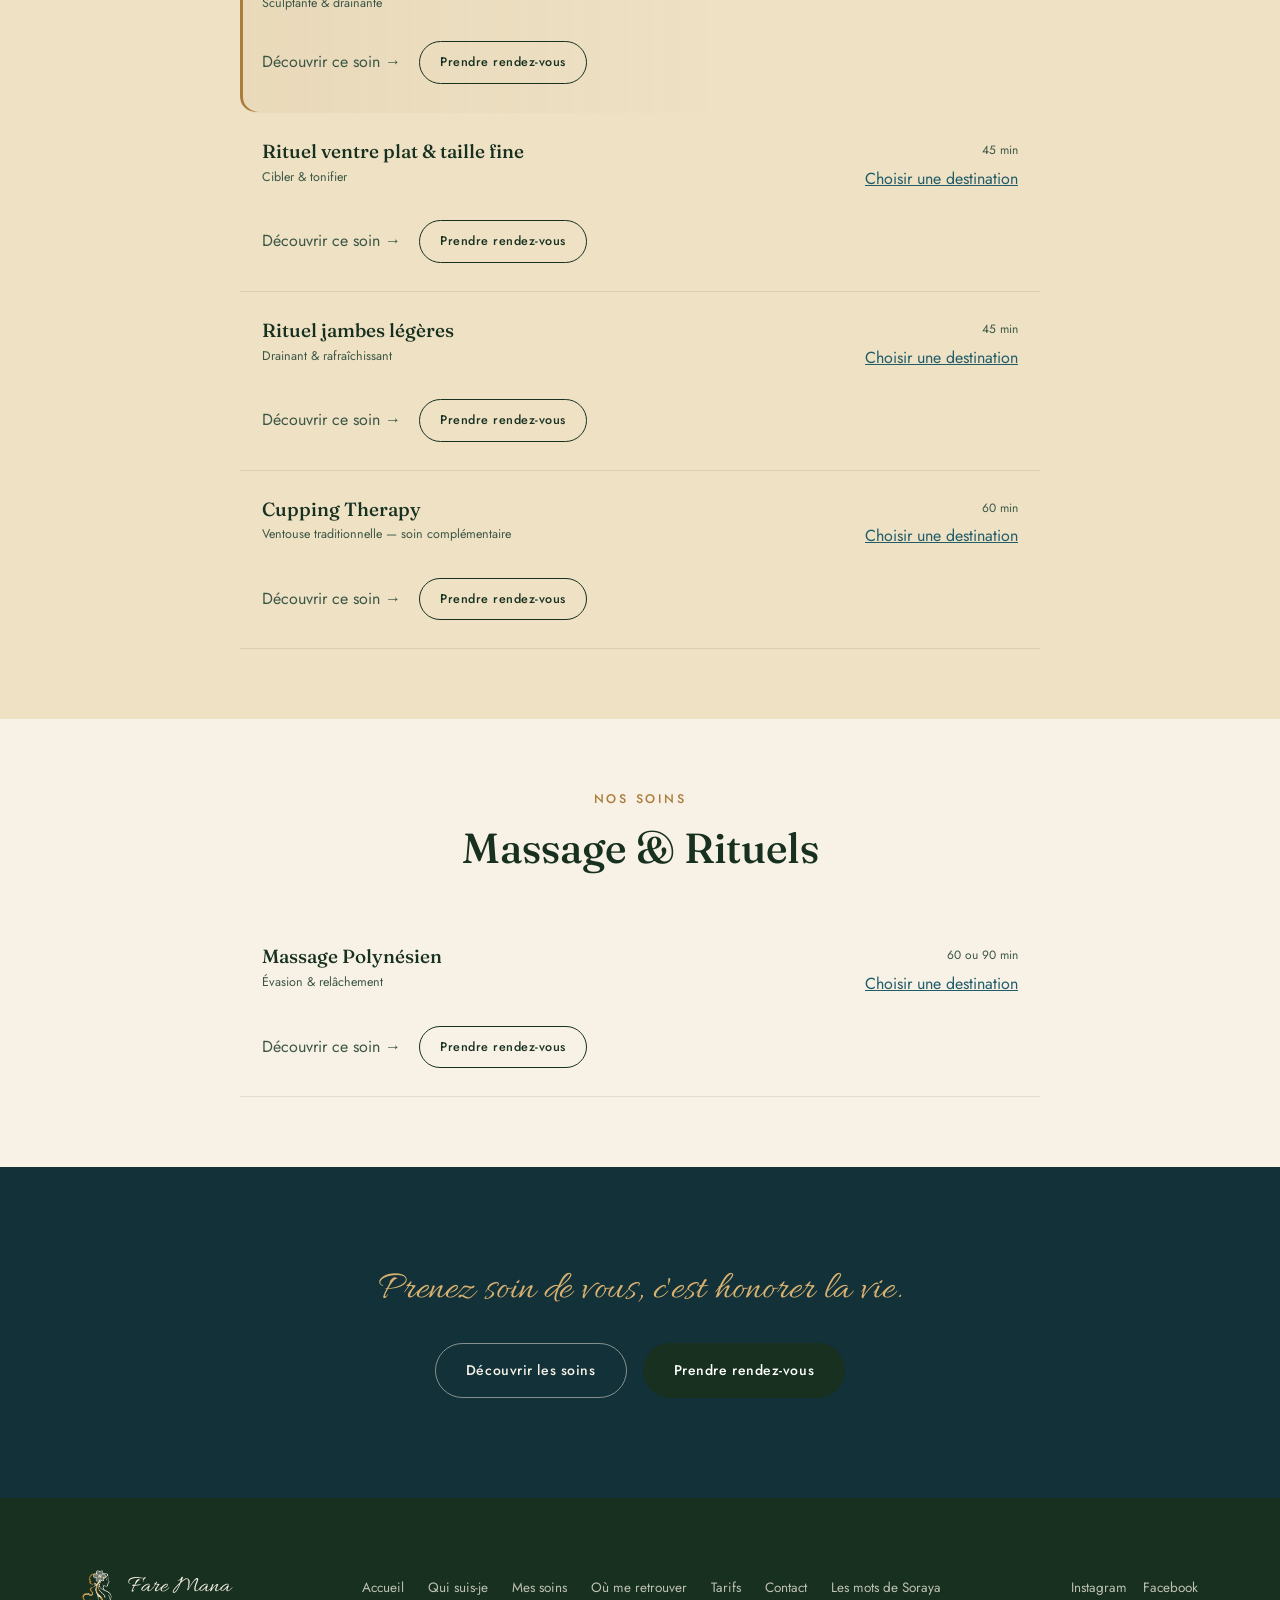
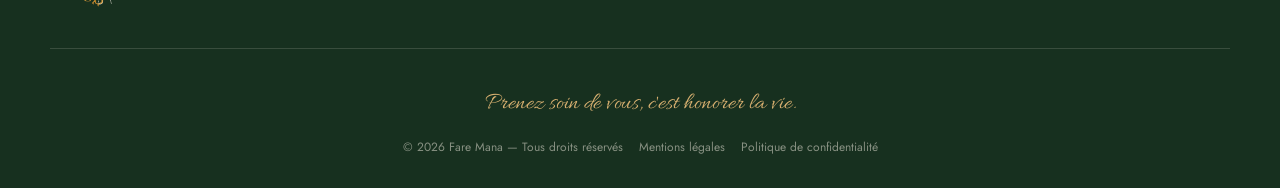
<file: tarifs.html>
<!DOCTYPE html>
<html lang="fr">
<head>
<meta charset="UTF-8">
<meta name="viewport" content="width=device-width, initial-scale=1.0">
<title>Tarifs — Fare Mana</title>
<meta name="description" content="Tarifs Fare Mana à Bora Bora et à Marseille : Kobido, Madérothérapie, Cupping Therapy et rituels sur-mesure.">
<meta property="og:title" content="Tarifs — Fare Mana">
<meta property="og:description" content="Deux horizons, la même attention pour vous. Choisissez votre destination pour découvrir nos tarifs.">
<meta property="og:type" content="website">
<link rel="canonical" href="https://faremana.com/tarifs.html">
<link rel="icon" type="image/x-icon" href="assets/images/brand/favicon.ico">
<link rel="icon" type="image/png" sizes="32x32" href="assets/images/brand/favicon-32x32.png">
<link rel="icon" type="image/png" sizes="16x16" href="assets/images/brand/favicon-16x16.png">
<link rel="apple-touch-icon" sizes="180x180" href="assets/images/brand/apple-touch-icon.png">
<link rel="stylesheet" href="assets/css/styles.css">
</head>
<body data-page="tarifs">

<header class="site-header" id="site-header"></header>

<section class="page-banner">
  <div class="page-banner-bg" aria-hidden="true"><span></span><span></span></div>
  <div class="page-banner-inner">
    <p class="eyebrow" style="color:var(--gold-light);" data-i18n="tarifsPage.eyebrow">Fare Mana</p>

    <div class="dest-teaser" id="tarifs-picker">
      <h1 data-i18n="tarifsPage.title">Tarifs</h1>
      <p data-i18n="tarifsPage.introLead">Deux horizons, la même attention pour vous.</p>
      <div class="page-banner-picker">
        <button type="button" class="hero-pick-btn" data-pick-dest="bora" data-i18n="destPicker.bora">Bora Bora — Villa Yrondi</button>
        <button type="button" class="hero-pick-btn" data-pick-dest="marseille" data-i18n="destLabels.marseille">Marseille &amp; environs</button>
      </div>
    </div>

    <div class="dest-detail">
      <h1><span data-i18n="tarifsPage.heading">Tarifs —</span> <span data-dest-label>Bora Bora</span></h1>
      <p class="tarifs-heading-pill" data-dest-sublabel>Villa Yrondi</p>
      <p style="margin-top:14px;" data-dest-currency-note>Tous nos tarifs sont en francs CFP (XPF).</p>
    </div>
  </div>
</section>

<!-- ============== VISAGE ============== -->
<section class="tarifs-universe" id="tarifs-visage">
  <div class="container">
    <p class="eyebrow center reveal" data-i18n="soins.eyebrow">Nos soins</p>
    <h2 class="section-title center reveal" data-i18n="tarifsPage.visageTitle">Visage</h2>
    <div class="tarif-list reveal" id="tarifs-visage-list" style="margin-top:46px;"></div>
  </div>
</section>

<!-- ============== CORPS ============== -->
<section class="tarifs-universe alt-bg" id="tarifs-corps">
  <div class="container">
    <p class="eyebrow center reveal" data-i18n="soins.eyebrow">Nos soins</p>
    <h2 class="section-title center reveal" data-i18n="tarifsPage.corpsTitle">Corps</h2>
    <div class="tarif-list reveal" id="tarifs-corps-list" style="margin-top:46px;"></div>
  </div>
</section>

<!-- ============== MASSAGE & RITUELS ============== -->
<section class="tarifs-universe" id="tarifs-massage">
  <div class="container">
    <p class="eyebrow center reveal" data-i18n="soins.eyebrow">Nos soins</p>
    <h2 class="section-title center reveal" data-i18n="tarifsPage.massageTitle">Massage &amp; Rituels</h2>
    <div class="tarif-list reveal" id="tarifs-massage-list" style="margin-top:46px;"></div>
  </div>
</section>

<!-- ============== CTA FIN DE PAGE ============== -->
<section class="dark-band">
  <div class="container center reveal">
    <h2 class="script" style="color:var(--gold-light);font-size:clamp(28px,4vw,40px);margin-bottom:30px;" data-i18n="about.ctaTitle">Prenez soin de vous, c'est honorer la vie.</h2>
    <div style="display:flex;gap:16px;justify-content:center;flex-wrap:wrap;">
      <a href="mes-soins.html" class="btn btn-outline-light" style="border-color:rgba(247,241,230,.5);color:var(--cream);" data-i18n="common.discoverSoins">Découvrir les soins</a>
      <a href="#" class="btn btn-primary" data-booking-cta target="_blank" rel="noopener" data-i18n="common.bookingCta">Prendre rendez-vous</a>
    </div>
  </div>
</section>

<footer class="site-footer" id="site-footer"></footer>

<script src="assets/js/data.js"></script>
<script src="assets/js/i18n.js"></script>
<script src="assets/js/site.js" defer></script>
</body>
</html>
</file>
<file: assets/css/styles.css>
/* ============================================================
   FARE MANA — DESIGN SYSTEM
   Feuille de style unique, partagée par toutes les pages.
   ============================================================ */

@import url('https://fonts.googleapis.com/css2?family=Fraunces:ital,opsz,wght@0,9..144,300;0,9..144,400;0,9..144,500;0,9..144,600;1,9..144,400&family=Jost:wght@300;400;500;600&family=Allura&display=swap');

/* ---------- BASE TOKENS (indépendants de l'heure) ---------- */
:root{
  --cream:#F7F1E6;
  --cream-deep:#EEE1C4;
  --ink:#17301F;
  --ink-soft:#3B5645;
  --lagoon:#215C69;
  --lagoon-deep:#123138;
  --gold:#AC7C3C;
  --gold-light:#D9B171;
  --white:#FFFFFF;
  --danger:#A6462E;
  --shadow:0 30px 70px -30px rgba(18,49,56,0.35);
  --shadow-soft:0 20px 50px -30px rgba(18,49,56,.28);
  --ease:cubic-bezier(.22,.68,0,1);
  --radius-lg:24px;
  --radius-md:16px;
  --radius-sm:10px;
}

/* ---------- TIME THEMES ----------
   Appliqué via [data-theme] sur <html>, calculé par site.js
   en fonction de l'heure locale du visiteur.
   Ces variables ne pilotent que le Hero et quelques accents —
   le reste du site garde son identité crème/vert/or en continu. */
[data-theme="morning"]{
  --hero-grad: linear-gradient(135deg,#FBF6E9 0%,#EFE3CE 35%,#CDEAE0 70%,#F3D9B6 100%);
  --hero-text:#FBF6EC;
  --hero-text-soft:#EDE2C9;
  --hero-accent:#3C7D6E;
  --hero-accent-contrast:#FFFFFF;
  --hero-card-bg:rgba(20,35,30,.4);
  --hero-tint: linear-gradient(180deg, rgba(253,246,233,.22), rgba(205,234,224,.05) 45%, rgba(243,217,182,.18));
  --theme-icon:"☀︎";
}
[data-theme="day"]{
  --hero-grad: linear-gradient(135deg,#DFF4F0 0%,#8FD3D9 35%,#2E93A6 70%,#1C6B84 100%);
  --hero-text:#FBFCFB;
  --hero-text-soft:#E7F1EF;
  --hero-accent:#1C6B84;
  --hero-accent-contrast:#FFFFFF;
  --hero-card-bg:rgba(12,30,36,.4);
  --hero-tint: linear-gradient(180deg, rgba(143,211,217,.14), rgba(46,147,166,.04) 45%, rgba(28,107,132,.16));
  --theme-icon:"☀︎";
}
[data-theme="sunset"]{
  --hero-grad: linear-gradient(135deg,#FCE3B6 0%,#F5B87B 35%,#E38350 70%,#B85A38 100%);
  --hero-text:#FFF7EC;
  --hero-text-soft:#F3DAB9;
  --hero-accent:#B85A38;
  --hero-accent-contrast:#FFFFFF;
  --hero-card-bg:rgba(45,22,12,.45);
  --hero-tint: linear-gradient(180deg, rgba(252,203,139,.28), rgba(227,131,80,.1) 45%, rgba(184,90,56,.26));
  --theme-icon:"☀︎";
}
[data-theme="night"]{
  --hero-grad: linear-gradient(135deg,#0E2233 0%,#132C40 35%,#0B1B2A 70%,#070F18 100%);
  --hero-text:#F5EAD3;
  --hero-text-soft:#D9C79E;
  --hero-accent:#D9B171;
  --hero-accent-contrast:#0B1B2A;
  --hero-card-bg:rgba(15,30,45,.55);
  --hero-tint: linear-gradient(180deg, rgba(14,34,51,.6), rgba(19,44,64,.45) 45%, rgba(7,15,24,.65));
  --theme-icon:"☾";
}

/* ---------- RESET ---------- */
*{margin:0;padding:0;box-sizing:border-box;}
html{scroll-behavior:smooth;}
body{
  font-family:'Jost',sans-serif;
  background:var(--cream);
  color:var(--ink-soft);
  line-height:1.65;
  overflow-x:hidden;
  font-size:16px;
}
img{display:block;max-width:100%;}
a{color:inherit;text-decoration:none;}
button{font-family:inherit;cursor:pointer;background:none;border:none;}
ul{list-style:none;}
h1,h2,h3{font-family:'Fraunces',serif;color:var(--ink);font-weight:500;line-height:1.15;}
.script{font-family:'Allura',cursive;font-weight:400;}
.container{max-width:1180px;margin:0 auto;padding:0 32px;}
section{padding:100px 0;}
.eyebrow{font-size:12.5px;letter-spacing:.22em;text-transform:uppercase;color:var(--gold);font-weight:500;margin-bottom:14px;}
.center{text-align:center;}
.section-title{font-size:clamp(28px,4vw,42px);margin-bottom:18px;}
.section-lead{max-width:560px;margin:0 auto 8px;font-size:17px;}
.visually-hidden{position:absolute;width:1px;height:1px;overflow:hidden;clip:rect(0,0,0,0);white-space:nowrap;}
.flower{width:26px;height:26px;color:var(--gold);flex-shrink:0;}
.flower path,.flower circle{stroke:currentColor;}

/* ---------- BUTTONS ---------- */
.btn{display:inline-flex;align-items:center;justify-content:center;gap:10px;padding:15px 30px;border-radius:100px;font-size:14px;letter-spacing:.04em;font-weight:500;transition:all .35s var(--ease);border:1px solid transparent;white-space:nowrap;}
.btn-primary{background:var(--ink);color:var(--white);}
.btn-primary:hover{background:var(--lagoon-deep);transform:translateY(-2px);}
.btn-ghost{border-color:var(--ink);color:var(--ink);}
.btn-ghost:hover{background:var(--ink);color:var(--white);transform:translateY(-2px);}
.btn-hero-primary{background:var(--hero-accent);color:var(--hero-accent-contrast);}
.btn-hero-primary:hover{transform:translateY(-2px);filter:brightness(1.08);}
.btn-hero-ghost{border-color:currentColor;color:var(--hero-text);}
.btn-hero-ghost:hover{background:var(--hero-text);color:var(--ink);transform:translateY(-2px);}
.btn-sm{padding:10px 20px;font-size:12.5px;}
.btn:focus-visible,a:focus-visible,button:focus-visible,input:focus-visible,textarea:focus-visible{outline:2px solid var(--gold);outline-offset:3px;}

/* ---------- HEADER ---------- */
.site-header{position:fixed;top:0;left:0;right:0;z-index:200;padding:20px 0;transition:all .4s var(--ease);}
.site-header.scrolled,.site-header.solid{background:rgba(247,241,230,.94);backdrop-filter:blur(10px);padding:12px 0;box-shadow:0 8px 30px -20px rgba(18,49,56,.4);}
.header-inner{max-width:1180px;margin:0 auto;padding:0 32px;display:flex;align-items:center;justify-content:space-between;gap:18px;}
.logo{display:flex;align-items:center;gap:10px;flex-shrink:0;}
.logo-mark{position:relative;width:38px;height:39px;flex-shrink:0;}
.logo-img{position:absolute;inset:0;width:100%;height:100%;object-fit:contain;transition:opacity .3s var(--ease);}
.logo-img-dark{opacity:0;}
.logo-img-light{opacity:1;}
.site-header.scrolled .logo-img-dark,.site-header.solid .logo-img-dark{opacity:1;}
.site-header.scrolled .logo-img-light,.site-header.solid .logo-img-light{opacity:0;}
.logo-img-static{width:36px;height:37px;object-fit:contain;}
.logo-text{display:flex;flex-direction:column;line-height:1.1;}
.logo-name{font-family:'Allura',cursive;font-size:26px;white-space:nowrap;}
.logo-sub{font-size:9px;letter-spacing:.2em;text-transform:uppercase;}
.site-header:not(.scrolled):not(.solid) .logo-name{color:var(--hero-text);text-shadow:0 1px 8px rgba(0,0,0,.3);}
.site-header.scrolled .logo-name,.site-header.solid .logo-name{color:var(--ink);}
.site-header.scrolled .logo-sub,.site-header.solid .logo-sub{color:var(--ink-soft);}
.site-header:not(.scrolled):not(.solid) .logo-sub{color:var(--hero-text-soft);text-shadow:0 1px 6px rgba(0,0,0,.3);}
.site-header:not(.scrolled):not(.solid) .flower{color:var(--hero-accent);}

.main-nav{display:flex;gap:26px;font-size:13.5px;letter-spacing:.02em;flex-shrink:0;}
.main-nav a{white-space:nowrap;}
.main-nav a{position:relative;padding:4px 0;}
.main-nav a::after{content:'';position:absolute;left:0;bottom:0;width:0;height:1px;background:currentColor;transition:width .3s var(--ease);}
.main-nav a:hover::after,.main-nav a[aria-current="page"]::after{width:100%;}
.site-header.scrolled .main-nav,.site-header.solid .main-nav{color:var(--ink-soft);}
.site-header:not(.scrolled):not(.solid) .main-nav{color:var(--hero-text);text-shadow:0 1px 6px rgba(0,0,0,.3);}

.header-actions{display:flex;align-items:center;gap:14px;}
.dest-switcher{position:relative;}
.dest-btn{display:flex;align-items:center;gap:8px;font-size:12.5px;letter-spacing:.05em;padding:9px 16px;border-radius:100px;border:1px solid currentColor;white-space:nowrap;}
.site-header.scrolled .dest-btn,.site-header.solid .dest-btn{color:var(--ink);}
.site-header:not(.scrolled):not(.solid) .dest-btn{color:var(--hero-text);text-shadow:0 1px 6px rgba(0,0,0,.3);}
.dest-menu{position:absolute;top:calc(100% + 10px);right:0;background:var(--white);border-radius:var(--radius-sm);box-shadow:var(--shadow);min-width:220px;padding:8px;opacity:0;visibility:hidden;transform:translateY(-6px);transition:all .25s var(--ease);}
.dest-switcher.open .dest-menu{opacity:1;visibility:visible;transform:translateY(0);}
.dest-menu button{display:block;width:100%;text-align:left;padding:11px 14px;border-radius:8px;font-size:13.5px;color:var(--ink-soft);}
.dest-menu button:hover,.dest-menu button:focus-visible{background:var(--cream);}
.dest-menu button[aria-current="true"]{color:var(--lagoon);font-weight:500;}

.lang-switcher{position:relative;}
.lang-btn{display:flex;align-items:center;gap:5px;font-size:12px;letter-spacing:.04em;padding:9px 12px;border-radius:100px;border:1px solid currentColor;white-space:nowrap;opacity:.85;}
.site-header.scrolled .lang-btn,.site-header.solid .lang-btn{color:var(--ink);}
.site-header:not(.scrolled):not(.solid) .lang-btn{color:var(--hero-text);text-shadow:0 1px 6px rgba(0,0,0,.3);}
.lang-menu{position:absolute;top:calc(100% + 10px);right:0;background:var(--white);border-radius:var(--radius-sm);box-shadow:var(--shadow);min-width:160px;padding:8px;opacity:0;visibility:hidden;transform:translateY(-6px);transition:all .25s var(--ease);z-index:5;}
.lang-switcher.open .lang-menu{opacity:1;visibility:visible;transform:translateY(0);}
.lang-menu button{display:block;width:100%;text-align:left;padding:10px 14px;border-radius:8px;font-size:13px;color:var(--ink-soft);white-space:nowrap;}
.lang-menu button:hover,.lang-menu button:focus-visible{background:var(--cream);}
.lang-menu button[aria-current="true"]{color:var(--lagoon);font-weight:500;}

.nav-toggle{display:none;flex-direction:column;gap:5px;padding:6px;position:relative;z-index:160;}
.nav-toggle span{width:22px;height:1.5px;background:currentColor;}
.site-header.scrolled .nav-toggle,.site-header.solid .nav-toggle{color:var(--ink);}
.site-header:not(.scrolled):not(.solid) .nav-toggle{color:var(--hero-text);}

/* ---------- HERO / DESTINATION PICKER ---------- */
.hero{position:relative;min-height:100vh;background:var(--cream-deep);color:var(--hero-text);overflow:hidden;}
.hero-split{position:absolute;inset:0;display:flex;}
.hero-panel{position:relative;flex:1;display:flex;align-items:flex-end;justify-content:center;padding:0 24px 60px;transition:flex-grow 1s var(--ease),opacity .6s var(--ease);cursor:pointer;overflow:hidden;background-size:cover;background-position:center;}
.hero-panel::before{content:'';position:absolute;inset:0;background:linear-gradient(180deg,rgba(0,0,0,0) 35%,rgba(0,0,0,.5) 100%);transition:background 1.2s var(--ease);}
.hero-panel::after{content:'';position:absolute;inset:0;background:var(--hero-tint);mix-blend-mode:normal;transition:background 1.2s var(--ease);}
/* Images des panneaux du hero : injectées dynamiquement par site.js
   (renderHeroPanelImages), car elles dépendent de l'heure locale
   réelle de chaque destination — voir assets/js/site.js. */
.hero-panel-label{position:relative;z-index:2;text-align:center;color:#fff;text-shadow:0 4px 20px rgba(0,0,0,.4);}
.hero-panel-label .place{font-family:'Fraunces',serif;font-size:clamp(20px,2.6vw,30px);letter-spacing:.03em;}
.hero-panel-label .sub{font-size:12px;letter-spacing:.15em;text-transform:uppercase;opacity:.9;margin-top:4px;}
.hero[data-selected="bora"] .hero-panel-marseille,
.hero[data-selected="marseille"] .hero-panel-bora{flex:0 0 0%;min-width:0;padding:0;opacity:0;pointer-events:none;}
.hero:not([data-selected]):hover .hero-panel:hover{flex-grow:2.6;}
.hero::after{
  content:'';position:absolute;inset:0;z-index:2;pointer-events:none;
  background:
    radial-gradient(ellipse 62% 48% at 50% 54%, rgba(6,14,12,.34) 0%, rgba(6,14,12,0) 72%),
    linear-gradient(180deg, rgba(6,14,12,.32) 0%, rgba(6,14,12,0) 16%, rgba(6,14,12,0) 84%, rgba(6,14,12,.16) 100%);
}

.hero-center{position:relative;z-index:3;min-height:100vh;display:flex;flex-direction:column;align-items:center;justify-content:center;text-align:center;padding:150px 24px 90px;pointer-events:none;}
.hero-center > *{pointer-events:auto;}
.hero-brand-mark{width:58px;height:auto;object-fit:contain;margin-bottom:6px;filter:drop-shadow(0 2px 10px rgba(0,0,0,.25));}
.hero-name{font-family:'Allura',cursive;font-size:clamp(38px,5vw,56px);color:var(--hero-text);text-shadow:0 2px 22px rgba(0,0,0,.3),0 1px 4px rgba(0,0,0,.25);}
.hero-tagline{font-size:11.5px;letter-spacing:.28em;text-transform:uppercase;margin-bottom:18px;color:var(--hero-text-soft);text-shadow:0 1px 8px rgba(0,0,0,.3);}
.hero-slogan{font-family:'Fraunces',serif;font-weight:500;color:var(--hero-text);font-size:clamp(22px,3vw,32px);max-width:640px;margin:6px 0 14px;text-shadow:0 2px 18px rgba(0,0,0,.28),0 1px 3px rgba(0,0,0,.22);}
.hero-desc{max-width:460px;font-size:15.5px;color:var(--hero-text-soft);margin-bottom:8px;text-shadow:0 1px 8px rgba(0,0,0,.3);}
.hero-question{font-size:14px;letter-spacing:.05em;margin:18px 0 14px;color:var(--hero-text-soft);text-shadow:0 1px 8px rgba(0,0,0,.3);}
.hero-picker{display:flex;gap:16px;margin-bottom:26px;flex-wrap:wrap;justify-content:center;}
.hero-pick-btn{background:var(--hero-card-bg);backdrop-filter:blur(6px);border:1px solid currentColor;color:var(--hero-text);padding:14px 26px;border-radius:100px;font-size:13.5px;letter-spacing:.05em;transition:transform .3s var(--ease);}
.hero-pick-btn:hover{transform:translateY(-2px);}
.hero-actions{display:flex;gap:16px;flex-wrap:wrap;justify-content:center;margin-top:10px;}
.hero-badge{position:absolute;top:24px;left:50%;transform:translateX(-50%);z-index:4;font-size:11px;letter-spacing:.1em;text-transform:uppercase;color:var(--hero-text-soft);opacity:.85;}
.hero:not([data-selected]) .hero-selected-block{display:none;}
.hero[data-selected] .hero-picker-block{display:none;}
.hero-change-dest{margin-top:14px;font-size:12px;text-decoration:underline;color:var(--hero-text-soft);}

/* ---------- ÉTATS AVANT / APRÈS SÉLECTION DE DESTINATION ----------
   .dest-teaser  : visible tant qu'aucune destination n'est choisie
   .dest-detail  : visible une fois une destination choisie
   Piloté par l'attribut body[data-selected]. */
body:not([data-selected]) .dest-detail{display:none !important;}
body[data-selected] .dest-teaser{display:none !important;}
.teaser-card{overflow:hidden;cursor:pointer;transition:transform .35s var(--ease);}
.teaser-card:hover{transform:translateY(-6px);}
.teaser-card .img-placeholder{aspect-ratio:16/11;border-radius:var(--radius-md) var(--radius-md) 0 0;}

/* ---------- SECTIONS GÉNÉRIQUES ---------- */
.alt-bg{background:var(--cream-deep);}
.dark-band{background:var(--lagoon-deep);color:var(--cream);}
.dark-band .section-title{color:var(--cream);}
.grid-4{display:grid;grid-template-columns:repeat(4,1fr);gap:24px;}
.grid-3{display:grid;grid-template-columns:repeat(3,1fr);gap:24px;}
.grid-2{display:grid;grid-template-columns:repeat(2,1fr);gap:24px;}

/* ---------- CARDS ---------- */
.card{background:var(--white);border-radius:var(--radius-md);box-shadow:var(--shadow-soft);transition:transform .35s var(--ease),box-shadow .35s var(--ease);}
.card:hover{transform:translateY(-6px);box-shadow:var(--shadow);}
.img-placeholder{position:relative;aspect-ratio:4/3;border-radius:var(--radius-md) var(--radius-md) 0 0;overflow:hidden;background:linear-gradient(150deg,var(--gold-light),var(--lagoon));display:flex;align-items:center;justify-content:center;}
.img-placeholder img{width:100%;height:100%;object-fit:cover;}
.img-placeholder .flower{width:34%;height:34%;color:rgba(255,255,255,.5);}
.img-placeholder-tag{position:absolute;bottom:10px;left:10px;background:rgba(23,48,31,.55);color:var(--cream);font-size:10px;letter-spacing:.08em;text-transform:uppercase;padding:6px 12px;border-radius:100px;}
.service-price-prompt{color:var(--gold);font-size:11.5px;text-transform:uppercase;letter-spacing:.04em;}
.price-prompt-link{color:var(--lagoon);text-decoration:underline;font-size:inherit;background:none;border:none;cursor:pointer;padding:0;font-family:inherit;}

/* ---------- SERVICE CARDS ---------- */
.service-filters{display:flex;justify-content:center;gap:10px;margin:36px 0 44px;}
.filter-btn{padding:12px 26px;border-radius:100px;font-size:13.5px;border:1px solid rgba(23,48,31,.18);color:var(--ink-soft);transition:all .3s var(--ease);}
.filter-btn[aria-pressed="true"]{background:var(--ink);color:var(--white);border-color:var(--ink);}
.service-card{overflow:hidden;text-align:left;position:relative;}
.service-badge{position:absolute;top:14px;left:14px;z-index:2;background:var(--gold);color:var(--white);font-size:10.5px;letter-spacing:.06em;text-transform:uppercase;padding:6px 12px;border-radius:100px;display:flex;align-items:center;gap:6px;}
.service-badge.coming{background:var(--ink-soft);}
.service-body{padding:22px 22px 26px;}
.service-body h3{font-size:19px;margin-bottom:4px;}
.service-body .subtitle{font-size:12.5px;color:var(--gold);margin-bottom:12px;}
.service-meta{display:flex;justify-content:space-between;align-items:center;font-size:13px;color:var(--ink-soft);margin:14px 0 16px;}
.service-price{font-family:'Fraunces',serif;color:var(--ink);}
.price-pair{display:block;white-space:nowrap;}
.service-card-open{width:100%;text-align:left;}

/* ---------- MODAL ---------- */
.modal-overlay{position:fixed;inset:0;background:rgba(11,26,20,.55);backdrop-filter:blur(3px);display:flex;align-items:center;justify-content:center;padding:24px;z-index:500;opacity:0;visibility:hidden;transition:opacity .3s var(--ease);}
.modal-overlay.open{opacity:1;visibility:visible;}
.modal{background:var(--white);max-width:520px;width:100%;max-height:88vh;overflow-y:auto;border-radius:var(--radius-lg);position:relative;transform:translateY(16px) scale(.98);transition:transform .35s var(--ease);}
.modal-overlay.open .modal{transform:translateY(0) scale(1);}
.modal-close{position:absolute;top:16px;right:16px;width:36px;height:36px;border-radius:50%;background:var(--white);box-shadow:var(--shadow-soft);display:flex;align-items:center;justify-content:center;font-size:18px;z-index:2;}
.modal-image{aspect-ratio:16/10;background:linear-gradient(150deg,var(--gold-light),var(--lagoon));display:flex;align-items:center;justify-content:center;border-radius:var(--radius-lg) var(--radius-lg) 0 0;overflow:hidden;}
.modal-image img{width:100%;height:100%;object-fit:cover;}
.modal-image .flower{width:60px;height:60px;color:rgba(255,255,255,.55);}
.modal-body{padding:28px 30px 32px;}
.modal-body h3{font-size:24px;margin-bottom:4px;}
.modal-body .subtitle{color:var(--gold);font-size:13px;margin-bottom:16px;}
.modal-body p.desc{margin-bottom:20px;}
.modal-benefits{display:grid;grid-template-columns:repeat(2,1fr);gap:10px;margin-bottom:20px;}
.modal-benefits li{font-size:13px;color:var(--ink-soft);display:flex;gap:8px;align-items:flex-start;}
.modal-benefits li::before{content:'✿';color:var(--gold);flex-shrink:0;}
.modal-price-row{display:flex;justify-content:space-between;align-items:center;background:var(--cream);border-radius:var(--radius-sm);padding:16px 18px;margin-bottom:20px;font-size:13px;}
.modal-price-row strong{font-family:'Fraunces',serif;font-size:18px;color:var(--ink);}
.modal-actions{display:flex;flex-direction:column;gap:10px;}
.modal-actions .btn{width:100%;}

/* ---------- QUIZ ---------- */
.quiz{background:var(--white);border-radius:var(--radius-lg);box-shadow:var(--shadow-soft);padding:40px;max-width:760px;margin:0 auto;}
.quiz-progress{display:flex;gap:8px;justify-content:center;margin-bottom:28px;}
.quiz-progress span{width:34px;height:3px;border-radius:2px;background:var(--cream-deep);}
.quiz-progress span.active{background:var(--gold);}
.quiz-question{font-family:'Fraunces',serif;font-size:22px;text-align:center;margin-bottom:26px;}
.quiz-options{display:grid;grid-template-columns:repeat(auto-fit,minmax(160px,1fr));gap:14px;}
.quiz-option{padding:20px 16px;border:1px solid rgba(23,48,31,.15);border-radius:var(--radius-md);text-align:center;font-size:14px;transition:all .3s var(--ease);}
.quiz-option:hover{border-color:var(--gold);transform:translateY(-3px);}
.quiz-result{text-align:center;}
.quiz-result .eyebrow{margin-top:6px;}
.quiz-result h3{font-size:28px;margin-bottom:14px;}
.quiz-actions{display:flex;gap:12px;justify-content:center;flex-wrap:wrap;margin-top:18px;}
.quiz-restart{margin-top:20px;font-size:12.5px;color:var(--ink-soft);text-decoration:underline;}

/* ---------- FOOTER ---------- */
.site-footer{background:var(--ink);color:var(--cream);padding:70px 0 30px;}
.footer-inner{max-width:1180px;margin:0 auto;padding:0 32px 40px;display:flex;justify-content:space-between;align-items:center;flex-wrap:wrap;gap:26px;border-bottom:1px solid rgba(247,241,230,.15);}
.footer-brand{display:flex;align-items:center;gap:10px;font-size:24px;}
.footer-brand .flower{color:var(--gold-light);}
.footer-links{display:flex;gap:24px;flex-wrap:wrap;font-size:13.5px;color:rgba(247,241,230,.75);}
.footer-social{display:flex;gap:16px;font-size:13.5px;color:rgba(247,241,230,.75);}
.footer-tagline{text-align:center;font-size:24px;color:var(--gold-light);margin:36px 0 14px;font-family:'Allura',cursive;}
.footer-legal{text-align:center;font-size:12px;color:rgba(247,241,230,.5);display:flex;gap:16px;justify-content:center;flex-wrap:wrap;}

/* ---------- FORMS ---------- */
.form-grid{display:grid;grid-template-columns:1fr 1fr;gap:16px;}
.field{display:flex;flex-direction:column;gap:6px;margin-bottom:16px;}
.field.full{grid-column:1/-1;}
.field label{font-size:12.5px;color:var(--ink-soft);}
.field input,.field textarea,.field select{padding:13px 16px;border:1px solid rgba(23,48,31,.2);border-radius:var(--radius-sm);font-family:inherit;font-size:14.5px;background:var(--white);}
.field input:invalid[data-touched="true"],.field textarea:invalid[data-touched="true"]{border-color:var(--danger);}
.field-error{font-size:11.5px;color:var(--danger);display:none;}
.field-error.show{display:block;}
.form-note{font-size:12.5px;color:var(--ink-soft);margin-top:10px;}

/* ---------- REVEAL ---------- */
.js-anim .reveal{opacity:0;transform:translateY(26px);transition:opacity .8s var(--ease),transform .8s var(--ease);}
.js-anim .reveal.in{opacity:1;transform:translateY(0);}

@media (prefers-reduced-motion: reduce){
  html{scroll-behavior:auto;}
  .reveal{opacity:1 !important;transform:none !important;transition:none !important;}
  .hero,.hero-panel,.modal,.modal-overlay,.dest-menu{transition:none !important;}
}

/* ---------- PAGE MES SOINS : cartes détaillées ---------- */
.soins-universe{padding:70px 0;}
.soin-card{display:grid;grid-template-columns:.42fr .58fr;overflow:hidden;margin-bottom:26px;scroll-margin-top:110px;}
.soin-card-img{position:relative;overflow:hidden;background:linear-gradient(150deg,var(--gold-light),var(--lagoon));min-height:260px;}
.soin-card-img img{width:100%;height:100%;object-fit:cover;position:absolute;inset:0;}
.soin-card-body{padding:32px 34px;display:flex;flex-direction:column;}
.soin-card-body h3{font-size:22px;margin-bottom:4px;}
.soin-card-body .subtitle{font-size:12.5px;color:var(--gold);margin-bottom:14px;}
.soin-card-desc{font-size:14.5px;margin-bottom:16px;}
.soin-benefits{display:flex;flex-wrap:wrap;gap:8px;margin-bottom:22px;list-style:none;}
.soin-benefits li{font-size:12px;background:var(--cream-deep);color:var(--ink-soft);padding:7px 14px;border-radius:100px;}
.soin-card-footer{display:flex;justify-content:space-between;align-items:center;flex-wrap:wrap;gap:14px;padding-top:18px;margin-top:auto;border-top:1px solid rgba(23,48,31,.1);}
.soin-card-meta{display:flex;align-items:center;gap:16px;font-size:13px;color:var(--ink-soft);}
.soin-price{font-family:'Fraunces',serif;color:var(--ink);font-size:16px;}
.soin-card-actions{display:flex;align-items:center;gap:16px;}
.soin-card.highlight{outline:2px solid var(--gold);box-shadow:0 0 0 8px rgba(172,124,60,.22),var(--shadow);}
@media (max-width:820px){
  .soin-card{grid-template-columns:1fr;}
  .soin-card-img{aspect-ratio:16/10;min-height:0;}
  .soin-card-body{padding:26px 24px;}
}

/* ---------- BANNIÈRE DE PAGE (pages secondaires) ---------- */
.page-banner{position:relative;padding:170px 0 90px;overflow:hidden;color:var(--hero-text);}
.page-banner-bg{position:absolute;inset:0;display:flex;}
.page-banner-bg span{flex:1;background-size:cover;background-position:center;}
.page-banner-bg span:first-child{background-image:linear-gradient(160deg,rgba(46,147,166,.2),rgba(28,107,132,.35)),url('../images/hero/hero-bora-day.jpg');}
.page-banner-bg span:last-child{background-image:linear-gradient(200deg,rgba(184,90,56,.2),rgba(120,60,40,.35)),url('../images/hero/hero-marseille-day.jpg');}
.page-banner::after{content:'';position:absolute;inset:0;background:var(--hero-tint),linear-gradient(180deg,rgba(6,14,12,.4) 0%,rgba(6,14,12,.15) 55%,rgba(6,14,12,.4) 100%);}
.page-banner-inner{position:relative;z-index:2;max-width:1180px;margin:0 auto;padding:0 32px;text-align:center;}
.page-banner-inner h1{color:var(--hero-text);text-shadow:0 2px 20px rgba(0,0,0,.3);font-size:clamp(34px,5vw,54px);}
.page-banner-inner p{color:var(--hero-text-soft);text-shadow:0 1px 8px rgba(0,0,0,.3);max-width:520px;margin:14px auto 0;}
.page-banner-pill{display:inline-block;margin-top:22px;padding:9px 20px;border:1px solid rgba(247,241,230,.5);border-radius:100px;font-size:12px;letter-spacing:.08em;text-transform:uppercase;color:var(--hero-text);text-shadow:0 1px 6px rgba(0,0,0,.3);}
.page-banner-picker{margin-top:22px;display:flex;gap:14px;justify-content:center;flex-wrap:wrap;}
/* ---------- PAGE QUI SUIS-JE (éditoriale) ---------- */
.about-hero{padding:160px 0 90px;}
.about-hero-lg .about-hero-photo{aspect-ratio:.78/1;}
.soraya-photo-img{width:100%;height:100%;object-fit:cover;position:absolute;inset:0;border-radius:inherit;}
.soraya-photo-mount.has-photo .flower,
.soraya-photo-mount.has-photo .img-placeholder-tag,
.soraya-photo-mount.has-photo .visually-hidden{display:none;}
.about-hero-grid{display:grid;grid-template-columns:.42fr .58fr;gap:70px;align-items:center;}
.about-hero-photo{aspect-ratio:.85/1;border-radius:90px 18px 90px 18px;}
.about-hero-photo .flower{width:22%;height:22%;}
.parcours{max-width:680px;margin:0 auto;text-align:center;}
.parcours p{margin-bottom:18px;}
.parcours-note{font-style:italic;color:var(--ink-soft);font-size:14.5px;border-top:1px solid rgba(23,48,31,.12);padding-top:22px;margin-top:26px;}
.philo-block{max-width:720px;margin:0 auto;text-align:center;}
.philo-block p{margin-bottom:18px;font-size:16.5px;}
.horizons-intro{max-width:560px;margin:0 auto 50px;text-align:center;}
.horizons-grid{display:grid;grid-template-columns:1fr 1fr;gap:30px;}
.horizon-card{overflow:hidden;}
.horizon-photo{aspect-ratio:4/3;}
.horizon-body{padding:28px 30px;}
.horizon-body h3{font-size:19px;margin-bottom:10px;}
.horizon-body .sub{font-size:12px;letter-spacing:.1em;text-transform:uppercase;color:var(--gold);margin-bottom:12px;display:block;}
.values-row{display:flex;justify-content:center;align-items:flex-start;gap:50px;flex-wrap:wrap;text-align:center;max-width:820px;margin:0 auto;}
.value-item{max-width:160px;}
.value-item .flower{margin:0 auto 14px;}
.value-item h3{font-family:'Fraunces',serif;font-size:17px;margin-bottom:6px;}
.value-item p{font-size:13px;color:var(--ink-soft);}
@media (max-width:820px){
  .about-hero-grid{grid-template-columns:1fr;}
  .about-hero-photo{max-width:320px;margin:0 auto;}
  .horizons-grid{grid-template-columns:1fr;}
  .values-row{gap:34px;}
}
/* ---------- PAGE OÙ ME RETROUVER ---------- */
#destinations-flow{display:flex;flex-direction:column;}
.destination-block{order:0;padding:100px 0;}
.destination-block:nth-of-type(even){background:var(--cream-deep);}
body[data-selected="bora"] [data-dest-block="marseille"]{order:2;}
body[data-selected="bora"] [data-dest-block="bora"]{order:1;}
body[data-selected="marseille"] [data-dest-block="bora"]{order:2;}
body[data-selected="marseille"] [data-dest-block="marseille"]{order:1;}
.dest-block-grid{display:grid;grid-template-columns:1fr 1fr;gap:70px;align-items:center;}
.dest-block-photo{aspect-ratio:4/5;border-radius:90px 18px 90px 18px;overflow:hidden;box-shadow:var(--shadow-soft);}
.dest-block-photo img{width:100%;height:100%;object-fit:cover;}
[data-dest-block="marseille"] .dest-block-grid{grid-template-areas:"text photo";}
[data-dest-block="marseille"] .dest-block-photo{grid-area:photo;}
[data-dest-block="marseille"] .dest-block-text{grid-area:text;}
.dest-block-badge{display:none;align-items:center;gap:8px;font-size:11px;letter-spacing:.1em;text-transform:uppercase;color:var(--gold);border:1px solid var(--gold-light);border-radius:100px;padding:6px 14px;margin-bottom:16px;}
body[data-selected="bora"] [data-dest-block="bora"] .dest-block-badge,
body[data-selected="marseille"] [data-dest-block="marseille"] .dest-block-badge{display:inline-flex;}
.dest-block-features{display:grid;grid-template-columns:repeat(3,1fr);gap:22px;margin:32px 0;}
.dest-block-features .flower{width:24px;height:24px;margin-bottom:10px;}
.dest-block-features h4{font-size:14.5px;margin-bottom:5px;}
.dest-block-features p{font-size:12.5px;color:var(--ink-soft);}
.dest-block-info{display:flex;gap:30px;flex-wrap:wrap;margin:28px 0;padding:20px 0;border-top:1px solid rgba(23,48,31,.1);border-bottom:1px solid rgba(23,48,31,.1);}
.dest-block-info div{font-size:13.5px;color:var(--ink-soft);}
.dest-block-info strong{display:block;color:var(--ink);font-family:'Fraunces',serif;font-size:15px;font-weight:500;margin-bottom:3px;}
.dest-block-actions{display:flex;gap:14px;flex-wrap:wrap;}
.dest-block-actions [aria-disabled="true"]{opacity:.5;pointer-events:none;}
@media (max-width:820px){
  .dest-block-grid{grid-template-columns:1fr;}
  [data-dest-block="marseille"] .dest-block-grid{grid-template-areas:"text" "photo";}
  .dest-block-photo{max-width:420px;margin:0 auto;}
  .dest-block-features{grid-template-columns:1fr;gap:16px;text-align:left;}
  .destination-block{padding:70px 0;}
}
/* ---------- PAGE TARIFS ---------- */
.tarifs-universe{padding:70px 0;}
.tarif-list{max-width:800px;margin:0 auto;}
.tarif-row{display:flex;justify-content:space-between;align-items:flex-start;gap:24px;padding:28px 22px;border-bottom:1px solid rgba(23,48,31,.1);flex-wrap:wrap;scroll-margin-top:110px;}
.tarif-row.signature{border-radius:var(--radius-md);border-bottom-color:transparent;background:linear-gradient(90deg,rgba(172,124,60,.07),rgba(172,124,60,0) 60%);box-shadow:inset 3px 0 0 var(--gold);}
.tarif-signature-tag{display:flex;align-items:center;gap:6px;font-size:10.5px;letter-spacing:.08em;text-transform:uppercase;color:var(--gold);margin-bottom:8px;}
.tarif-signature-tag .flower{width:14px;height:14px;}
.tarif-row-main{flex:1;min-width:220px;}
.tarif-row-main h3{font-size:19px;margin-bottom:4px;}
.tarif-row-main .subtitle{font-size:12.5px;color:var(--ink-soft);}
.tarif-row-meta{text-align:right;white-space:nowrap;}
.tarif-duration{display:block;font-size:12px;color:var(--ink-soft);margin-bottom:5px;}
.tarif-price{font-family:'Fraunces',serif;font-size:21px;color:var(--ink);}
.tarif-row-actions{width:100%;display:flex;gap:18px;align-items:center;flex-wrap:wrap;margin-top:4px;}
.tarifs-picker-block{max-width:520px;margin:0 auto;text-align:center;}
.tarifs-heading-pill{display:inline-block;margin-top:16px;font-size:12px;letter-spacing:.08em;text-transform:uppercase;color:var(--gold-light);}
@media (max-width:640px){
  .tarif-row{padding:22px 4px;}
  .tarif-row-meta{text-align:left;}
  .tarifs-universe{padding:54px 0;}
}
/* ---------- PAGE CONTACT ---------- */
.contact-photo-band{position:absolute;inset:0;background-size:cover;background-position:center;}
.contact-main{padding:70px 0 90px;}
.contact-grid{display:grid;grid-template-columns:.55fr .45fr;gap:30px;align-items:start;}
.contact-form-card{padding:34px 36px;}

/* Carte destination (emblème + coordonnées + actions rapides + mini-carte) */
.contact-info-card{padding:30px 34px;margin-bottom:0;display:grid;grid-template-columns:1fr .38fr;gap:30px;align-items:center;}
.contact-info-top{display:flex;align-items:center;gap:16px;margin-bottom:22px;}
.contact-emblem{width:52px;height:52px;border-radius:50%;background:var(--ink);display:flex;align-items:center;justify-content:center;flex-shrink:0;}
.contact-emblem .flower{width:26px;height:26px;color:var(--gold-light);}
.contact-info-dest{display:block;font-family:'Fraunces',serif;font-size:20px;color:var(--ink);}
.contact-info-sub{display:block;font-size:12px;letter-spacing:.06em;text-transform:uppercase;color:var(--gold);margin-top:2px;}
.contact-info-row{display:flex;gap:34px;flex-wrap:wrap;padding:18px 0;border-top:1px solid rgba(23,48,31,.1);border-bottom:1px solid rgba(23,48,31,.1);margin-bottom:20px;}
.contact-info-row strong{display:block;font-family:'Fraunces',serif;font-size:13.5px;font-weight:500;color:var(--ink);margin-bottom:3px;}
.contact-info-row span,.contact-info-row a{font-size:13px;color:var(--ink-soft);}
.contact-info-row a:hover{color:var(--lagoon);}
.contact-info-actions{display:flex;gap:12px;flex-wrap:wrap;}
.contact-info-actions [aria-disabled="true"]{opacity:.5;pointer-events:none;}
.contact-info-map{position:relative;display:block;aspect-ratio:1/1;border-radius:var(--radius-md);overflow:hidden;box-shadow:var(--shadow-soft);transition:transform .35s var(--ease),box-shadow .35s var(--ease);}
.contact-info-map:hover,.contact-info-map:focus-visible{transform:translateY(-4px) scale(1.02);box-shadow:var(--shadow);}
.contact-info-map img{width:100%;height:100%;object-fit:cover;}
.contact-info-map-pin{position:absolute;bottom:10px;right:10px;font-size:22px;filter:drop-shadow(0 2px 3px rgba(0,0,0,.35));}
.contact-info-map[aria-disabled="true"]{pointer-events:none;opacity:.6;}

/* Restons en contact */
.contact-stay-card{padding:34px 36px;display:flex;flex-direction:column;}
.contact-social-list{display:flex;flex-direction:column;gap:14px;margin-bottom:22px;}
.contact-social-list a{font-size:14.5px;color:var(--ink);display:flex;align-items:center;gap:12px;}
.contact-social-list a svg{width:22px;height:22px;flex-shrink:0;color:var(--gold);}
.contact-social-list a:hover{color:var(--lagoon);}
.contact-social-list a:hover svg{color:var(--lagoon);}
.contact-quick-reply{margin-top:auto;padding:18px 20px;background:var(--cream-deep);border-radius:var(--radius-sm);}
.contact-quick-reply p:last-child{font-size:13.5px;color:var(--ink-soft);}

/* Invitation à laisser un avis */
.contact-review-invite{margin-top:30px;padding:26px 32px;display:flex;justify-content:space-between;align-items:center;gap:20px;flex-wrap:wrap;}
.contact-review-invite p:last-child{font-size:13.5px;color:var(--ink-soft);max-width:480px;}

.contact-social-row{display:flex;gap:14px;}
.contact-social-row a{flex:1;text-align:center;}
.contact-closing{text-align:center;margin-top:50px;font-family:'Fraunces',serif;font-size:17px;color:var(--ink);line-height:1.8;}
.contact-closing .script{color:var(--gold);font-size:18px;}

/* Modal "Laisser un avis" */
.review-modal{max-width:560px;}
.review-modal .modal-body{padding-right:40px;}
.review-stars{display:flex;gap:8px;margin-top:6px;}
.review-star{font-size:28px;line-height:1;color:rgba(23,48,31,.2);background:none;border:none;cursor:pointer;transition:color .15s ease,transform .15s ease;padding:2px;}
.review-star:hover,.review-star:focus-visible{transform:scale(1.15);}
.review-star.active{color:var(--gold);}
[data-star-error]{display:none;color:var(--danger);font-size:12.5px;margin-top:6px;}
[data-star-error].show{display:block;}

@media (max-width:820px){
  .contact-grid{grid-template-columns:1fr;}
  .contact-form-card,.contact-stay-card,.contact-info-card{padding:26px 22px;}
  .contact-info-card{grid-template-columns:1fr;}
  .contact-info-map{aspect-ratio:16/9;order:-1;margin-bottom:6px;}
  .contact-review-invite{flex-direction:column;text-align:center;}
}
/* ---------- PAGE LES MOTS DE SORAYA ---------- */
.mots-hero{padding:170px 0 30px;text-align:center;}
.mots-hero .script{font-size:clamp(20px,2.6vw,26px);color:var(--lagoon);line-height:1.5;margin-top:16px;}
.quotes-grid{display:grid;grid-template-columns:repeat(4,1fr);gap:24px;}
.quote-card{position:relative;border-radius:var(--radius-lg);overflow:hidden;aspect-ratio:3/4;box-shadow:var(--shadow-soft);transition:transform .4s var(--ease);}
.quote-card:hover{transform:translateY(-6px);}
.quote-card.variant-tall{aspect-ratio:3/4.6;}
.quote-card img{width:100%;height:100%;object-fit:cover;position:absolute;inset:0;}
.quote-card::before{content:'';position:absolute;inset:0;background:linear-gradient(180deg,rgba(11,26,20,.05) 35%,rgba(11,26,20,.8) 100%);}
.quote-card-text{position:absolute;inset:0;z-index:2;display:flex;flex-direction:column;justify-content:flex-end;padding:22px;color:var(--cream);}
.quote-card-text .mark{font-family:'Fraunces',serif;font-size:36px;color:var(--gold-light);line-height:.6;margin-bottom:10px;}
.quote-card-text p{font-family:'Fraunces',serif;font-size:16.5px;line-height:1.35;}
.mots-signoff{text-align:center;padding:60px 0 90px;}
.mots-signoff .script{font-size:clamp(24px,3vw,32px);color:var(--gold);line-height:1.4;}
.mots-signoff .author{margin-top:14px;font-size:13px;letter-spacing:.08em;text-transform:uppercase;color:var(--ink-soft);}
.testimonial-filters{display:flex;justify-content:center;gap:10px;margin:34px 0 46px;}
.testimonial-grid{display:grid;grid-template-columns:repeat(3,1fr);gap:24px;}
.testimonial-card{padding:30px;}
.testimonial-stars{color:var(--gold);letter-spacing:2px;font-size:14px;margin-bottom:14px;}
.testimonial-dest-tag{display:inline-block;margin-top:14px;font-size:10.5px;letter-spacing:.08em;text-transform:uppercase;color:var(--gold);border:1px solid var(--gold-light);border-radius:100px;padding:5px 12px;}
@media (max-width:980px){
  .quotes-grid{grid-template-columns:repeat(2,1fr);}
  .testimonial-grid{grid-template-columns:1fr;}
}
@media (max-width:560px){
  .quotes-grid{grid-template-columns:1fr;}
  .quote-card,.quote-card.variant-tall{aspect-ratio:4/3.4;}
}
.soraya-section-grid{display:grid;grid-template-columns:.4fr .6fr;gap:60px;align-items:center;}
.soraya-section-grid .soraya-photo-mount{aspect-ratio:1/1.1;}
@media (max-width:820px){
  .soraya-section-grid{grid-template-columns:1fr;gap:30px;}
  .soraya-section-grid .soraya-photo-mount{width:100%;max-width:280px;margin:0 auto;aspect-ratio:1/1;}
}
/* ---------- RESPONSIVE ---------- */
@media (max-width:980px){
  .main-nav{display:none;}
  .nav-toggle{display:flex;}
  .grid-4{grid-template-columns:repeat(2,1fr);}
  .grid-3{grid-template-columns:1fr;}
  .grid-2{grid-template-columns:1fr;}
  section{padding:72px 0;}
  .hero-panel-label{display:none;}
  .quiz{padding:26px;}
}
@media (max-width:640px){
  .header-inner{gap:10px;}
  .btn.nav-cta,.header-actions > .btn{display:none;}
  .dest-btn{padding:7px 10px;font-size:9.5px;}
  .lang-btn{padding:7px 9px;font-size:10px;}
  .logo-name{font-size:21px;}
}
@media (max-width:560px){
  .container{padding:0 20px;}
  .header-inner{padding:0 20px;}
  .grid-4{grid-template-columns:1fr;}
  .form-grid{grid-template-columns:1fr;}
  .modal-benefits{grid-template-columns:1fr;}
  .hero-picker{flex-direction:column;width:100%;max-width:280px;}
}
</file>
